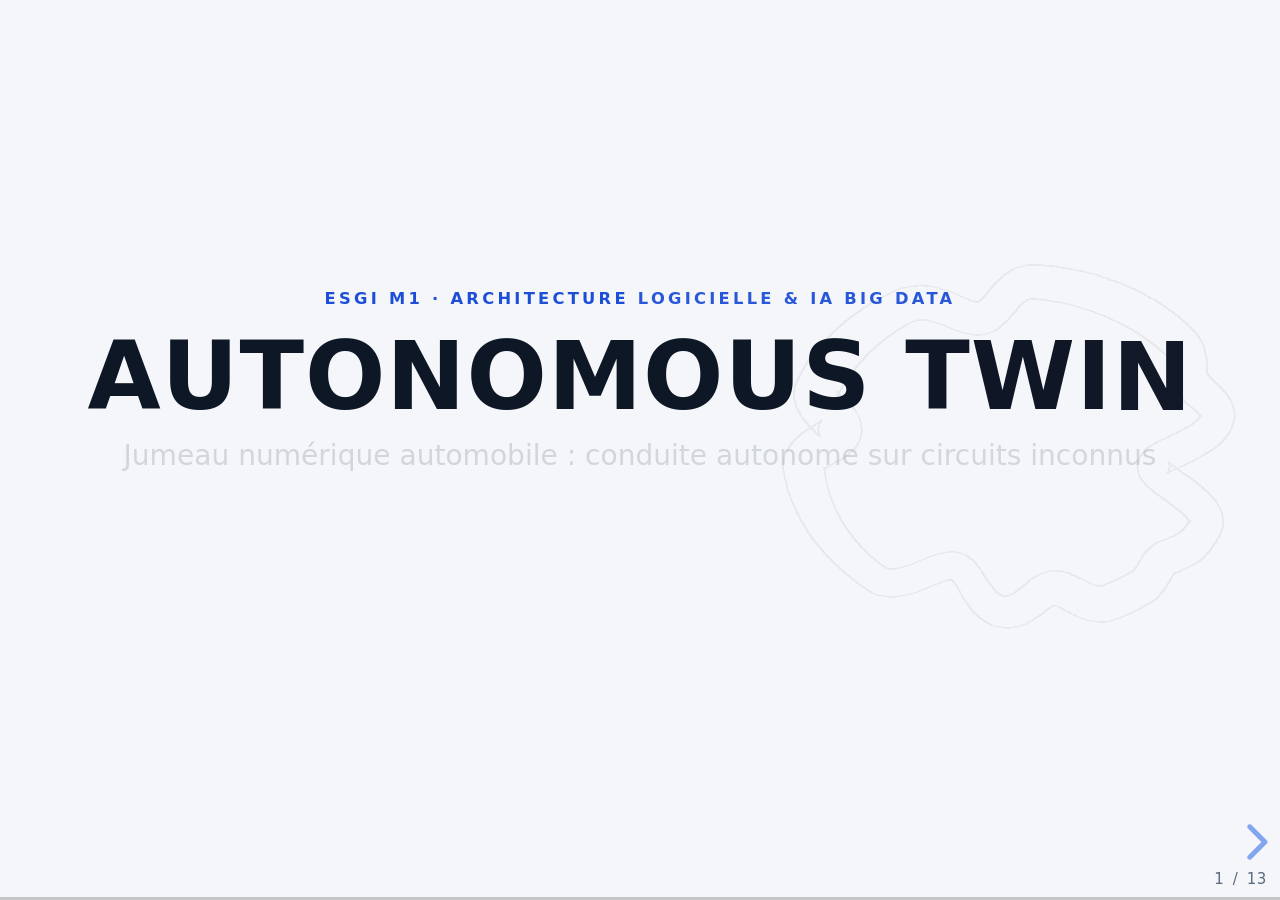
<file: docs/soutenance/index.html>
<!doctype html>
<html lang="fr">
<head>
  <meta charset="utf-8">
  <meta name="viewport" content="width=device-width, initial-scale=1.0">
  <title>Autonomous Twin · Soutenance M1</title>
  <link rel="icon" href="data:,">
  <link rel="stylesheet" href="vendor/reset.css">
  <link rel="stylesheet" href="vendor/reveal.css">
  <link rel="stylesheet" href="theme-twin.css">
</head>
<body>
<div class="reveal">
  <div class="slides">

    <!-- 1. Titre — page de garde typographique (filigrane du tracé gen_014,
         retirable en supprimant .filigrane) -->
    <section data-anim="intro" data-sector="01" data-phase="Ouverture">
      <img class="filigrane" src="assets/circuits/gen_014.png" alt="" aria-hidden="true">
      <p class="kicker">ESGI M1 · Architecture Logicielle &amp; IA Big Data</p>
      <h1 id="titre-principal">AUTONOMOUS&nbsp;TWIN</h1>
      <p class="soustitre">Jumeau numérique automobile : conduite autonome sur circuits inconnus</p>
      <hr class="filet-garde" aria-hidden="true">
      <p class="equipe">Charles · Nohlan · Lorenzo</p>
      <p class="date-garde">Soutenance M1 · Juillet 2026</p>
      <aside class="notes">
        Ouverture (Charles) : « Bonjour, nous allons vous présenter Autonomous Twin,
        un jumeau numérique automobile : un simulateur qui fait rouler une voiture,
        et une IA qui la conduit sans jamais voir autre chose que ses capteurs. »
        Durée cible slide : 20 s.
      </aside>
    </section>

    <!-- 2. Le concept -->
    <section data-anim="concept" data-sector="02" data-phase="Concept">
      <h2>Deux processus, deux mondes</h2>
      <div class="concept-grid">
        <div class="deux-cartes">
          <div class="carte carte-simu">
            <h3>SIMULATEUR</h3>
            <p class="sous">la vérité terrain</p>
            <ul>
              <li>Physique, circuit, chrono</li>
              <li>Panneaux, murs dynamiques</li>
              <li>Rend les capteurs au pilote</li>
            </ul>
          </div>
          <div class="carte carte-pilote">
            <h3>PILOTE&nbsp;IA</h3>
            <p class="sous">aveugle, sauf ses capteurs</p>
            <ul>
              <li>Une caméra de 128&nbsp;pixels</li>
              <li>Un lidar à 5 rayons, sa vitesse</li>
              <li>Décide : volant, gaz, frein</li>
            </ul>
          </div>
        </div>
        <div class="concept-visuel">
          <div class="hud-screen">
            <span class="tag">Simulateur · course</span>
            <img src="assets/game/course.png" alt="La voiture rouge en course sur un circuit généré, traces de pneus visibles">
          </div>
          <p class="cap">Capture réelle · tour 2/3 · 80 km/h</p>
        </div>
        <p class="punchline">Le pilote ne triche jamais : il ne voit que ce qu'une vraie voiture verrait.</p>
      </div>
      <aside class="notes">
        Charles : insister sur la séparation stricte — le pilote n'a AUCUN accès à
        l'état interne du simulateur. C'est ce qui fait du projet un vrai jumeau
        numérique et pas un jeu scripté.
      </aside>
    </section>

    <!-- 3. Architecture -->
    <section data-anim="zmq" data-sector="03" data-phase="Architecture">
      <h2>Architecture client-serveur (ZeroMQ)</h2>
      <div class="schema-zmq">
        <div class="boite boite-simu">SIMULATEUR<br><span class="petit">serveur</span></div>
        <div class="canal">
          <div class="flux flux-capteurs">
            <span class="msg m1"></span><span class="msg m2"></span><span class="msg m3"></span>
            <span class="flux-label">image caméra · lidar · vitesse</span>
          </div>
          <div class="flux flux-commandes">
            <span class="msg c1"></span><span class="msg c2"></span><span class="msg c3"></span>
            <span class="flux-label">volant · gaz · frein</span>
          </div>
        </div>
        <div class="boite boite-pilote">PILOTE<br><span class="petit">client</span></div>
      </div>
      <ul class="compact">
        <li>Deux programmes indépendants : le simulateur reste jouable au clavier sans pilote</li>
        <li>60 échanges par seconde : les capteurs dans un sens, les commandes dans l'autre</li>
      </ul>
      <aside class="notes">
        Charles : REQ/REP synchrone = une requête capteurs, une réponse commandes,
        pas de dérive d'horloge entre les deux process. Mentionner que l'archi a
        permis de développer simulateur et pilote en parallèle pendant tout le
        semestre sans se bloquer.
      </aside>
    </section>

    <!-- 4. Le monde -->
    <section data-anim="monde" data-sector="04" data-phase="Simulateur">
      <h2>Un monde qui vit</h2>
      <div class="monde-grid">
        <div class="monde-visuel">
          <div class="hud-screen">
            <span class="tag tag-red">Mur · arrêt net</span>
            <img src="assets/game/mur-arret.png" alt="La voiture arrêtée net devant un mur de briques dynamique">
          </div>
          <p class="cap">Le mur apparaît devant la voiture · durée de vie 6 s</p>
        </div>
        <div class="grille-monde">
          <div class="tuile"><strong>Physique « bicycle »</strong><br>le modèle du sujet (4 équations), plafond calibré à 100&nbsp;km/h</div>
          <div class="tuile"><strong>Mur dynamique</strong><br>apparaît devant la voiture, visible du lidar et de la caméra</div>
          <div class="tuile"><strong>Chronomètre</strong><br>3 tours détectés au passage de la ligne d'arrivée</div>
          <div class="tuile"><strong>Panneaux</strong><br>positionnés automatiquement le long de la piste, visibles par la caméra</div>
          <p class="ligne-bonus">+ sprite voiture, sons moteur, traces de pneus qui s'estompent, compteur à cadran</p>
        </div>
      </div>
      <aside class="notes">
        Charles : la démo montrera tout ça en live. Le mur a une durée de vie de
        6 secondes (WALL_LIFETIME, passé de 3 à 6 le 09/07) — détail qui compte
        pour la slide freinage d'urgence de Lorenzo.
      </aside>
    </section>

    <!-- 5. Percevoir -->
    <section data-anim="percevoir" data-sector="05" data-phase="Perception">
      <h2>Percevoir la route</h2>
      <div class="percevoir-grid">
        <div class="percevoir-scene">
          <div class="vue">
            <svg viewBox="0 0 120 120" class="svg-cam">
              <rect width="120" height="120" fill="#1a2432"/>
              <path d="M10,120 C30,60 90,80 110,10 L120,10 L120,120 Z" fill="#3d4a5c"/>
              <path d="M30,120 C45,75 85,85 100,25" stroke="#93a4b8" stroke-width="14" fill="none"/>
            </svg>
            <p>vue caméra</p>
          </div>
          <div class="fleche" aria-hidden="true">→</div>
          <div class="vue">
            <svg viewBox="0 0 120 120" class="svg-mask">
              <rect width="120" height="120" fill="#000"/>
              <path d="M30,120 C45,75 85,85 100,25" stroke="#fff" stroke-width="14" fill="none"/>
            </svg>
            <p>masque route</p>
          </div>
        </div>
        <div class="percevoir-reel">
          <div class="hud-screen">
            <span class="tag">Caméra + masque · réel</span>
            <div class="crop"><img src="assets/game/dash-panneau90.png" alt="Le couple caméra et masque route vus dans le dashboard pilote"></div>
          </div>
          <p class="cap">Le vrai couple caméra / masque du dashboard pilote</p>
        </div>
      </div>
      <p class="iou-line">U-Net entraîné from scratch (&lt; 1 M params) : <strong>IoU 1,0000</strong> sur 5 circuits jamais vus.</p>
      <p class="honnete">Un score parfait, c'est d'abord un signal d'alarme. En vérifiant, on a vu
      qu'il avait appris un seuillage de luminance (0 pixel d'écart). On l'a donc remplacé
      par ce seuillage : résultat identique, coût d'environ 10 µs. Le modèle entraîné reste
      disponible si le visuel se complexifie.</p>
      <aside class="notes">
        Nohlan : assumer pleinement — maturité, pas aveu de faiblesse. Marque la PAUSE
        après « une IoU de 1,0 ». Le domaine (piste blanche sur fond sombre) est
        objectivement soluble par seuillage ; l'important est de l'avoir PROUVÉ par la
        métrique avant de simplifier.
      </aside>
    </section>

    <!-- 6. Conduire — empilement vertical de 2 sous-slides (le CNN + l'imitation) -->
    <section data-sector="06" data-phase="Conduite">

      <!-- 6a. Le modèle : architecture -->
      <section>
        <h2>Conduire : le CNN <span style="font-family:var(--f-mono);font-size:.5em;color:var(--green-deep)">~557k paramètres</span></h2>

        <div style="display:flex;flex-direction:column;gap:.6em;font-family:var(--f-mono);font-size:.62em;margin:.6em 0 .8em;text-align:left">
          <div style="font-size:.72em;letter-spacing:.08em;text-transform:uppercase;color:var(--faint)">Branche image : extraire la forme</div>
          <div style="display:flex;align-items:center;gap:.6em;flex-wrap:wrap">
            <span style="border:1px solid var(--accent);color:var(--accent-deep);border-radius:7px;padding:.35em .7em;background:var(--surface);font-weight:600">masque 64×64</span>
            <span style="color:var(--faint)">→</span>
            <span style="border:1px solid var(--green);color:var(--green-deep);border-radius:7px;padding:.35em .7em;background:var(--surface);font-weight:600">3× (Conv + pool)</span>
            <span style="color:var(--faint)">→</span>
            <span style="border:1px solid var(--green);color:var(--green-deep);border-radius:7px;padding:.35em .7em;background:var(--surface);font-weight:600">Linear → 128</span>
          </div>
          <div style="font-size:.72em;letter-spacing:.08em;text-transform:uppercase;color:var(--faint)">Branche lidar : 5 rayons [0,300]px → [0,1]</div>
          <div style="display:flex;align-items:center;gap:.6em;flex-wrap:wrap">
            <span style="border:1px solid var(--accent);color:var(--accent-deep);border-radius:7px;padding:.35em .7em;background:var(--surface);font-weight:600">lidar (5)</span>
            <span style="color:var(--faint)">→</span>
            <span style="border:1px solid var(--green);color:var(--green-deep);border-radius:7px;padding:.35em .7em;background:var(--surface);font-weight:600">MLP → 16</span>
          </div>
          <div style="font-size:.72em;letter-spacing:.08em;text-transform:uppercase;color:var(--faint)">Fusion & décision : « le régresseur »</div>
          <div style="display:flex;align-items:center;gap:.6em;flex-wrap:wrap">
            <span style="border:1px solid #b9791c;color:#b9791c;border-radius:7px;padding:.35em .7em;background:var(--surface);font-weight:600">concat 144</span>
            <span style="color:var(--faint)">→</span>
            <span style="border:1px solid #b9791c;color:#b9791c;border-radius:7px;padding:.35em .7em;background:var(--surface);font-weight:600">Linear 64</span>
            <span style="color:var(--faint)">→</span>
            <span style="border:1px solid var(--red);color:var(--red-deep);border-radius:7px;padding:.35em .7em;background:var(--surface);font-weight:600">volant = tanh → [−45°,+45°]</span>
            <span style="border:1px solid var(--red);color:var(--red-deep);border-radius:7px;padding:.35em .7em;background:var(--surface);font-weight:600">gaz = sigmoid → [0,1]</span>
          </div>
        </div>

        <p class="honnete">Les convolutions extraient la forme, puis les couches denses décident. Les
        fonctions de sortie (tanh, sigmoid) <strong>bornent les commandes</strong> : le volant ne
        peut pas dépasser ±45°, le gaz reste entre 0 et 1.</p>
        <aside class="notes">
          Nohlan : « le CNN traite le masque, un petit réseau traite le lidar, on concatène,
          une tête dense sort les commandes bornées par tanh et sigmoid. » Flèche BAS pour
          la slide suivante (l'entraînement).
        </aside>
      </section>

      <!-- 6b. L'imitation -->
      <section>
        <h2>Conduire : apprendre par imitation</h2>
        <div class="conduire-layout">
          <div class="jauge">
            <div class="grand-chiffre"><span>30</span><span class="sur">/30</span></div>
            <p class="legende-chiffre">circuits validés, 0&nbsp;% hors-piste</p>
          </div>
          <ul>
            <li>Behavioral cloning d'un PID qui fait des tours propres (loss MSE)</li>
            <li>Entrée : masque 64×64 + lidar, <strong>jamais l'image brute</strong> → le CNN ne voit que la forme</li>
            <li>Sortie : volant (<strong>MAE 1,80°</strong>) et gaz (<strong>MAE 0,056</strong>), en régression</li>
            <li>Filet de sécurité : retour PID à tout moment</li>
          </ul>
        </div>
        <p class="honnete">Limite connue de l'imitation : le réseau ne dépasse pas son professeur, il
        reproduit sa conduite telle qu'elle était au moment de l'enregistrement. Pour aller
        au-delà, il faudrait passer au renforcement.</p>
        <aside class="notes">
          Nohlan : le choix « masque, pas image » est LA décision qui paie la généralisation :
          changez le style visuel, le CNN s'en moque. Alternative écartée : RL end-to-end —
          trop long, surapprend, boîte noire (annexe si question).
        </aside>
      </section>

    </section>

    <!-- 7. Généraliser -->
    <section data-anim="circuits" data-sector="07" data-phase="Généralisation">
      <h2>Généraliser : la consigne n°1</h2>
      <blockquote>« Souvent la solution ne généralise pas et ne permet pas d'exécuter
      la conduite sur différents circuits. » (l'avertissement du sujet)</blockquote>
      <div class="galerie-circuits">
        <img src="assets/circuits/gen_000.png" alt="circuit gen_000">
        <img src="assets/circuits/gen_003.png" alt="circuit gen_003">
        <img src="assets/circuits/gen_007.png" alt="circuit gen_007">
        <img src="assets/circuits/gen_014.png" alt="circuit gen_014">
        <img src="assets/circuits/gen_021.png" alt="circuit gen_021">
        <img src="assets/circuits/gen_026.png" alt="circuit gen_026">
      </div>
      <div class="circuits-stats" aria-hidden="true">
        <span class="stat-pin"><b>30</b> générés</span>
        <span class="stat-pin"><b>5</b> jamais-vus en éval</span>
      </div>
      <ul class="compact">
        <li><strong>30 circuits générés</strong> procéduralement : épingles, chicanes, lignes droites, seed reproductible (25 train, 5 validation)</li>
        <li>Split train/validation <strong>par circuit</strong> : aucune évaluation sur du déjà-vu. Le CNN ne voyant que son environnement proche, l'important est de varier les géométries locales</li>
      </ul>
      <aside class="notes">
        Nohlan : générateur v2 = vraies features (pas des patates rondes). Les 5 circuits de
        validation ne sont JAMAIS vus à l'entraînement. Relais : « il n'y a pas que de la
        route, il y a des règles. Lorenzo, à toi. »
      </aside>
    </section>

    <!-- 8. Panneaux -->
    <section data-anim="panneaux" data-sector="08" data-phase="Panneaux">
      <h2>Lire les panneaux, et obéir</h2>
      <div class="pipeline">
        <div class="etape">Détection<br><span class="petit">repérage du rouge dans l'image</span></div>
        <div class="pipe-fleche" aria-hidden="true">→</div>
        <div class="etape">Classification<br><span class="petit">réseau pré-entraîné (MobileNetV2)</span></div>
        <div class="pipe-fleche" aria-hidden="true">→</div>
        <div class="etape">Confirmation<br><span class="petit">3 images d'affilée (hystérésis)</span></div>
        <div class="pipe-fleche" aria-hidden="true">→</div>
        <div class="etape">Régulateur<br><span class="petit">30 · 50 · 90 · STOP 0,8&nbsp;s</span></div>
      </div>
      <div class="panneaux-grid">
        <div class="panneaux-dash">
          <div class="instrument">
            <img src="assets/game/dash-panneau90.png" alt="Le dashboard pilote détecte et lit un panneau limite 90">
          </div>
        </div>
        <div class="panneaux-graph">
          <div class="hud-screen">
            <span class="tag tag-amber">Accuracy · 100 époques</span>
            <img src="assets/graphs/accuracy-panneaux.png" alt="Courbe d'accuracy train et validation sur circuits jamais vus, best 0,9513">
          </div>
          <div class="accuracy-ligne">
            <span class="acc-etape">1<sup>er</sup> essai : 0,83</span>
            <span class="acc-sep" aria-hidden="true">→</span>
            <span class="acc-etape">image agrandie : 0,90</span>
            <span class="acc-sep" aria-hidden="true">→</span>
            <span class="acc-final"><span id="compteur-acc">0,00</span> sur circuits jamais vus</span>
          </div>
        </div>
      </div>
      <aside class="notes">
        Lorenzo : transfer learning assumé — backbone ImageNet gelé, seule la tête
        est entraînée (~4 min CPU). La progression 0,83 → 0,95 vient de deux
        décisions mesurées : résolution 224 px, puis tête MLP au lieu de linéaire.
        Dataset 9k images synthétiques, fonds caméra réels.
      </aside>
    </section>

    <!-- 9. Le bug -->
    <section data-anim="occlusion" data-sector="09" data-phase="Diagnostic ML">
      <h2>« Le bug ML n'était pas dans le ML »</h2>
      <p class="symptome">Symptôme en démo : un panneau <strong>30</strong> lu <strong>90</strong>, confiance 1,00</p>
      <div class="scene-occlusion">
        <div class="cam-frame">
          <span class="cam-label">champ caméra 128&nbsp;px</span>
          <div class="sign-panneau" id="sign-occlusion"><span>3</span><span>0</span></div>
        </div>
        <div class="pred" id="pred-occlusion">panneau lu : <strong>…</strong></div>
      </div>
      <p class="lecon">La caméra cadre un carré fixe autour de la voiture : un panneau trop décalé
      sur le côté sortait du champ. Un «&nbsp;<s>3</s>0&nbsp;» est réellement ambigu : le modèle répondait juste.</p>
      <p class="fix">Correctif mesuré : panneaux replacés dans le champ + rejet des images tronquées
      → confiance 0,94 et plus. <em>Leçon : instrumenter avant d'accuser le modèle.</em></p>
      <aside class="notes">
        Lorenzo : LA slide signature. Raconter la chronologie : on a d'abord soupçonné
        le classifieur, on a instrumenté frame par frame, et la sonde a montré que le
        crop caméra rognait le premier chiffre. Le « bug ML » était une occlusion
        géométrique. Pause après « le modèle répondait juste ».
      </aside>
    </section>

    <!-- 10. Résultats (fusion des anciennes slides Mesurer + Résultats, 23/07 :
         le graphe oracle rejoint les avant/après ; le passage de Lorenzo
         gagne ~50 s) -->
    <section data-anim="resultats" data-sector="10" data-phase="Résultats">
      <h2>Des temps divisés par deux, à règles constantes</h2>
      <div class="resultats-grid resultats-trio">
        <div class="result-graph">
          <p class="cap">Temps 3 tours · gain <b>-54 à -60 %</b> · gen_014 <b>d'abandon à 3/3</b></p>
          <img src="assets/graphs/temps-avant-apres.png" alt="Temps sur 3 tours avant et après optimisation : -60 %, -54 %, et gen_014 d'abandon à 3 tours sur 3">
        </div>
        <div class="result-graph">
          <p class="cap">Urgence parasite · <b>15 % → 0,8 %</b></p>
          <img src="assets/graphs/urgence-avant-apres.png" alt="Pourcentage de frames en freinage d'urgence parasite, avant vers après : 15 % à 0,8 %">
        </div>
        <div class="result-graph">
          <p class="cap">Oracle · le pilote à <b>1-4 %</b> du tour parfait</p>
          <img src="assets/graphs/oracle.png" alt="Comparaison oracle, PID libre et PID règles : le PID libre à 1-4 % de l'oracle">
        </div>
      </div>
      <div class="opt-cartes">
        <div class="opt-carte"><span class="num-badge">1</span><b>Freinage fantôme corrigé</b><br>ne freine que si un impact est réellement possible</div>
        <div class="opt-carte"><span class="num-badge">2</span><b>Pilote débridé</b><br>plein gaz autorisé, distance de sécurité ajustée</div>
        <div class="opt-carte"><span class="num-badge">3</span><b>Perception accélérée</b><br>classification des panneaux optimisée</div>
        <div class="opt-carte"><span class="num-badge">4</span><b>Règles précisées</b><br>STOP 0,8&nbsp;s · limite bornée à sa zone</div>
      </div>
      <p class="legende-barres">Mesuré au banc (vrais tours, pas de temps fixe, tout archivé) · l'oracle = le tour parfait théorique, la borne physique</p>
      <aside class="notes">
        Lorenzo : une phrase sur la méthode d'abord (banc : vrais tours, pas de
        temps fixe, tout archivé — l'oracle : le tour parfait théorique). Puis le
        diagnostic : le freinage d'urgence se déclenchait SANS mur, jusqu'à 15 %
        du temps. Puis les 4 corrections en pointant les cartes. Chute : le pilote
        libre roule à 1-4 % de l'oracle — le plafond restant est PHYSIQUE, ce qui
        amène la conclusion. Aucune correction ne désactive une règle, tout est
        revalidé (panneaux + non-régression conduite).
      </aside>
    </section>

    <!-- 12. Démo (sur le simulateur — le module live-drive.js reste dans le
         repo, débranché du deck sur décision du 22/07) -->
    <section data-sector="11" data-phase="Démo">
      <h2>Démonstration en direct</h2>
      <ol class="checklist-demo">
        <li>Un tour réglementaire : <strong>50,0&nbsp;km/h</strong> pile sous la limite 50</li>
        <li>Arrêt STOP exécuté depuis ~95&nbsp;km/h</li>
        <li>Mur surgi à vitesse de croisière → arrêt net, zéro contact</li>
        <li>Épingle à 70&nbsp;km/h, braquage complet, sans freinage d'urgence</li>
        <li>Dashboard pilote en temps réel</li>
      </ol>
      <p class="cap">Circuit gen_014, celui qui ne finissait pas ses trois tours avant l'optimisation</p>
      <aside class="notes">
        Bascule sur le simulateur (lancé AVANT la soutenance, en pause).
        Charles au clavier pour le mur (Espace), Lorenzo commente le dashboard,
        Nohlan annonce les étapes et tient le chrono — script détaillé dans
        TRAME.md (S12). Si plantage : relance ~10 s, Nohlan meuble avec
        l'histoire de gen_014. Budget 2 min 30 max.
      </aside>
    </section>

    <!-- 13. Conclusion -->
    <section data-anim="conclusion" data-sector="12" data-phase="Conclusion">
      <h2 class="phrase-finale">«&nbsp;Nous savons pourquoi nous ne pouvons pas aller plus vite.&nbsp;»</h2>
      <div class="conclusion-grid">
        <div class="conclusion-txt">
          <div class="vitesse-finale">
            <span id="compteur-vitesse">70,6</span><span class="unite">km/h</span>
          </div>
          <p>Le plafond restant était <strong>physique</strong>, pas logiciel : l'oracle l'a
          démontré. On l'a alors relevé de 70,6 à 100&nbsp;km/h, par décision d'équipe.
          Quand le mur gênait le produit, c'est le mur qu'on a déplacé.</p>
          <p class="ouverture">La suite est déjà chiffrée : trajectoire de corde (6 à 9&nbsp;%
          de gain identifiés), physique indépendante du framerate, ré-entraînement du
          réseau de conduite sur le pilote optimisé.</p>
        </div>
        <div class="conclusion-visuel">
          <div class="hud-screen">
            <span class="tag tag-amber">Plafond · 70,6 → 100 km/h</span>
            <img src="assets/graphs/physique-100.png" alt="Best lap libre selon le plafond physique : 70,6 km/h d'origine contre 100 km/h après déplacement du mur">
          </div>
          <p class="cap">Best lap libre · mur déplacé, plafond porté à 100&nbsp;km/h</p>
        </div>
      </div>
      <div class="pipeline pipeline-compact">
        <div class="etape">Freins logiciels retirés<br><span class="petit">temps divisés par deux</span></div>
        <div class="pipe-fleche" aria-hidden="true">→</div>
        <div class="etape">Mur physique atteint<br><span class="petit">70,6 km/h, prouvé par l'oracle</span></div>
        <div class="pipe-fleche" aria-hidden="true">→</div>
        <div class="etape">Mur déplacé, par choix<br><span class="petit">plafond porté à 100 km/h</span></div>
      </div>
      <p class="merci">Merci. Place aux questions.</p>
      <aside class="notes">
        Lorenzo : conclusion en 45 s, en suivant la frise : d'abord les freins
        LOGICIELS (le fantôme, les brides), ensuite le mur PHYSIQUE (70,6, oracle),
        enfin le mur DÉPLACÉ (choix produit). L'écart restant en réglementaire est
        le coût LÉGITIME des règles. Enchaîner sur les questions (annexes : flèche bas).
      </aside>
    </section>

    <!-- Annexes (stack vertical) -->
    <section>
      <section>
        <h2>Annexes</h2>
        <p>Matériel pour les questions (flèche ↓)</p>
        <ul class="compact sommaire-annexes">
          <li>A1 · Pourquoi pas du RL end-to-end</li>
          <li>A2 · La classe « aucun » et les murs</li>
          <li>A3 · Variance d'entraînement &amp; reproductibilité</li>
          <li>A4 · Protocole de mesure détaillé</li>
          <li>A5 · Méthode : décisions tracées</li>
        </ul>
      </section>
      <section>
        <h3>A1 · Pourquoi pas du RL end-to-end ?</h3>
        <ul>
          <li>Temps d'entraînement long, surapprend le circuit d'entraînement ; or le critère est la généralisation</li>
          <li>Pipeline perception → contrôle : chaque étage se valide indépendamment (masque, commandes)</li>
          <li>Lisible en soutenance : un RL est une boîte noire</li>
          <li>Décision D1, actée en février et jamais regrettée</li>
        </ul>
      </section>
      <section>
        <h3>A2 · La classe « aucun » et les murs</h3>
        <ul>
          <li>Le dataset « aucun » contient des crops de mur brique <em>texturés</em>, la caméra pilote voit un aplat</li>
          <li>Sans conséquence mesurée : le rouge brique (~150-180) reste sous le seuil du détecteur (190) : le classifieur n'est jamais sollicité</li>
          <li>Vérifié en boucle fermée : zéro déclenchement sur mur pendant tous les scénarios</li>
        </ul>
      </section>
      <section>
        <h3>A3 · Variance &amp; reproductibilité</h3>
        <div class="annexe-grid">
          <ul>
            <li>Val accuracy du classifieur : 0,90-0,95 selon la seed (0,9513 committé) ; seuil d'échec dur à 0,90 (bascule GTSRB, jamais déclenchée)</li>
            <li>Tout est régénérable : circuits (seed 1000), sidecars panneaux (seed par nom), dataset, entraînement ~4 min CPU</li>
            <li>Modèles .pth versionnés : clone et ça tourne</li>
          </ul>
          <div class="annexe-graph">
            <div class="hud-screen">
              <span class="tag">Matrice de confusion · 5×5</span>
              <img src="assets/graphs/confusion-panneaux.png" alt="Matrice de confusion 5x5 : 30, 50, 90, aucun, stop ; classes aucun et stop parfaites à 300/300">
            </div>
            <p class="cap">Classes aucun et stop parfaites (300/300)</p>
          </div>
        </div>
      </section>
      <section>
        <h3>A4 · Protocole de mesure</h3>
        <div class="a5-grid">
          <ul>
            <li>Headless, dt fixe 1/60 : temps simulés déterministes, indépendants du CPU</li>
            <li>Par run : temps/tour, best lap, % arrêt, % urgence, % hors-piste, arrêts STOP</li>
            <li>Configs : règles (CDC) / libre (potentiel châssis) / CNN</li>
            <li>JSON datés committés dans <code>bench/</code> : chaque optimisation a son avant/après traçable</li>
          </ul>
          <div class="a5-visuel">
            <div class="instrument">
              <img src="assets/game/dash-urgence.png" alt="Le dashboard pilote en freinage d'urgence, courbe de vitesse qui plonge, brk 1.00">
            </div>
            <p class="cap">Freinage d'urgence vu du dashboard · brk 1.00</p>
          </div>
        </div>
      </section>
      <section>
        <h3>A5 · Méthode : décisions tracées</h3>
        <ul>
          <li>12 décisions structurantes loggées : date, justification, <strong>alternatives écartées</strong>, risques</li>
          <li>Audits par revue systématique avant chaque reprise (5 angles : physique, contrôle, urgence, règles, perception)</li>
          <li>Le diagnostic « urgence parasite » et l'oracle sortent de ces audits</li>
        </ul>
      </section>
    </section>

  </div>
</div>

<script src="vendor/reveal.js"></script>
<script src="vendor/notes.js"></script>
<script src="vendor/anime.umd.min.js"></script>
<script src="animations.js"></script>
</body>
</html>
</file>
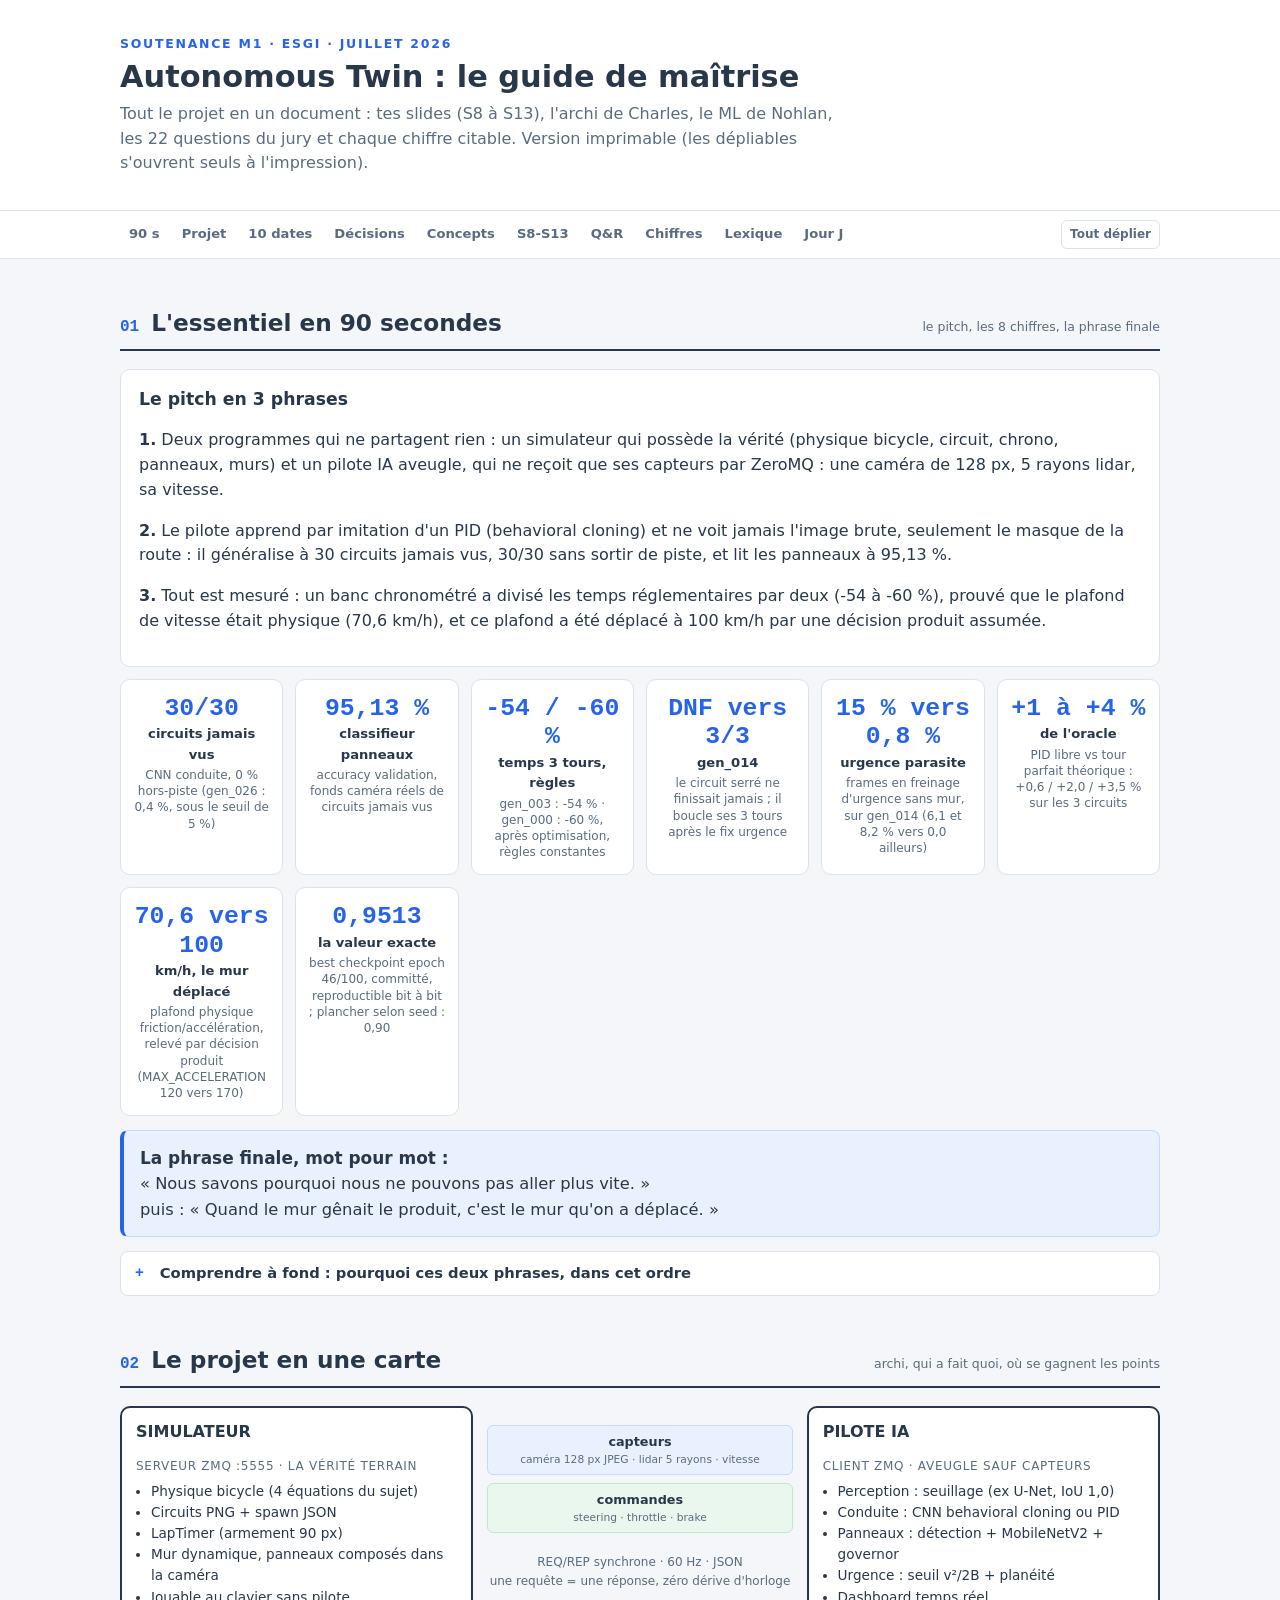
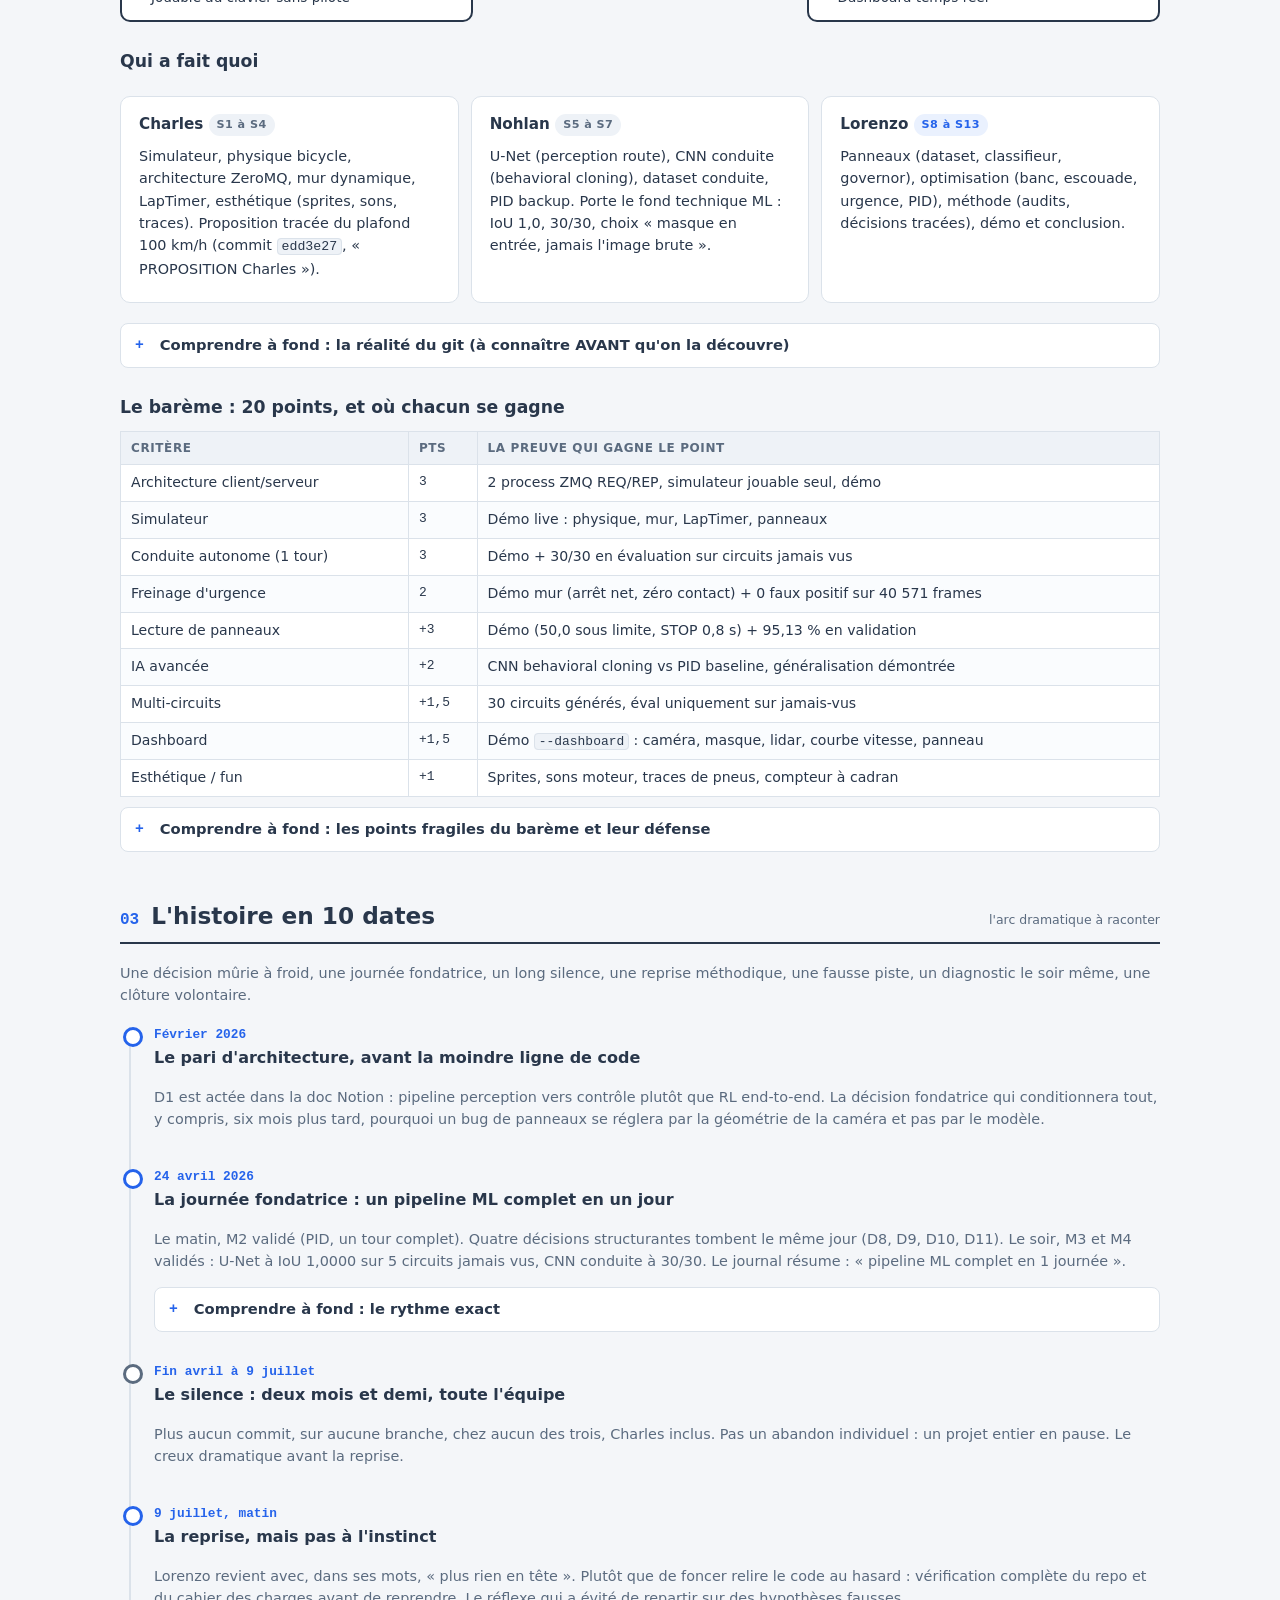
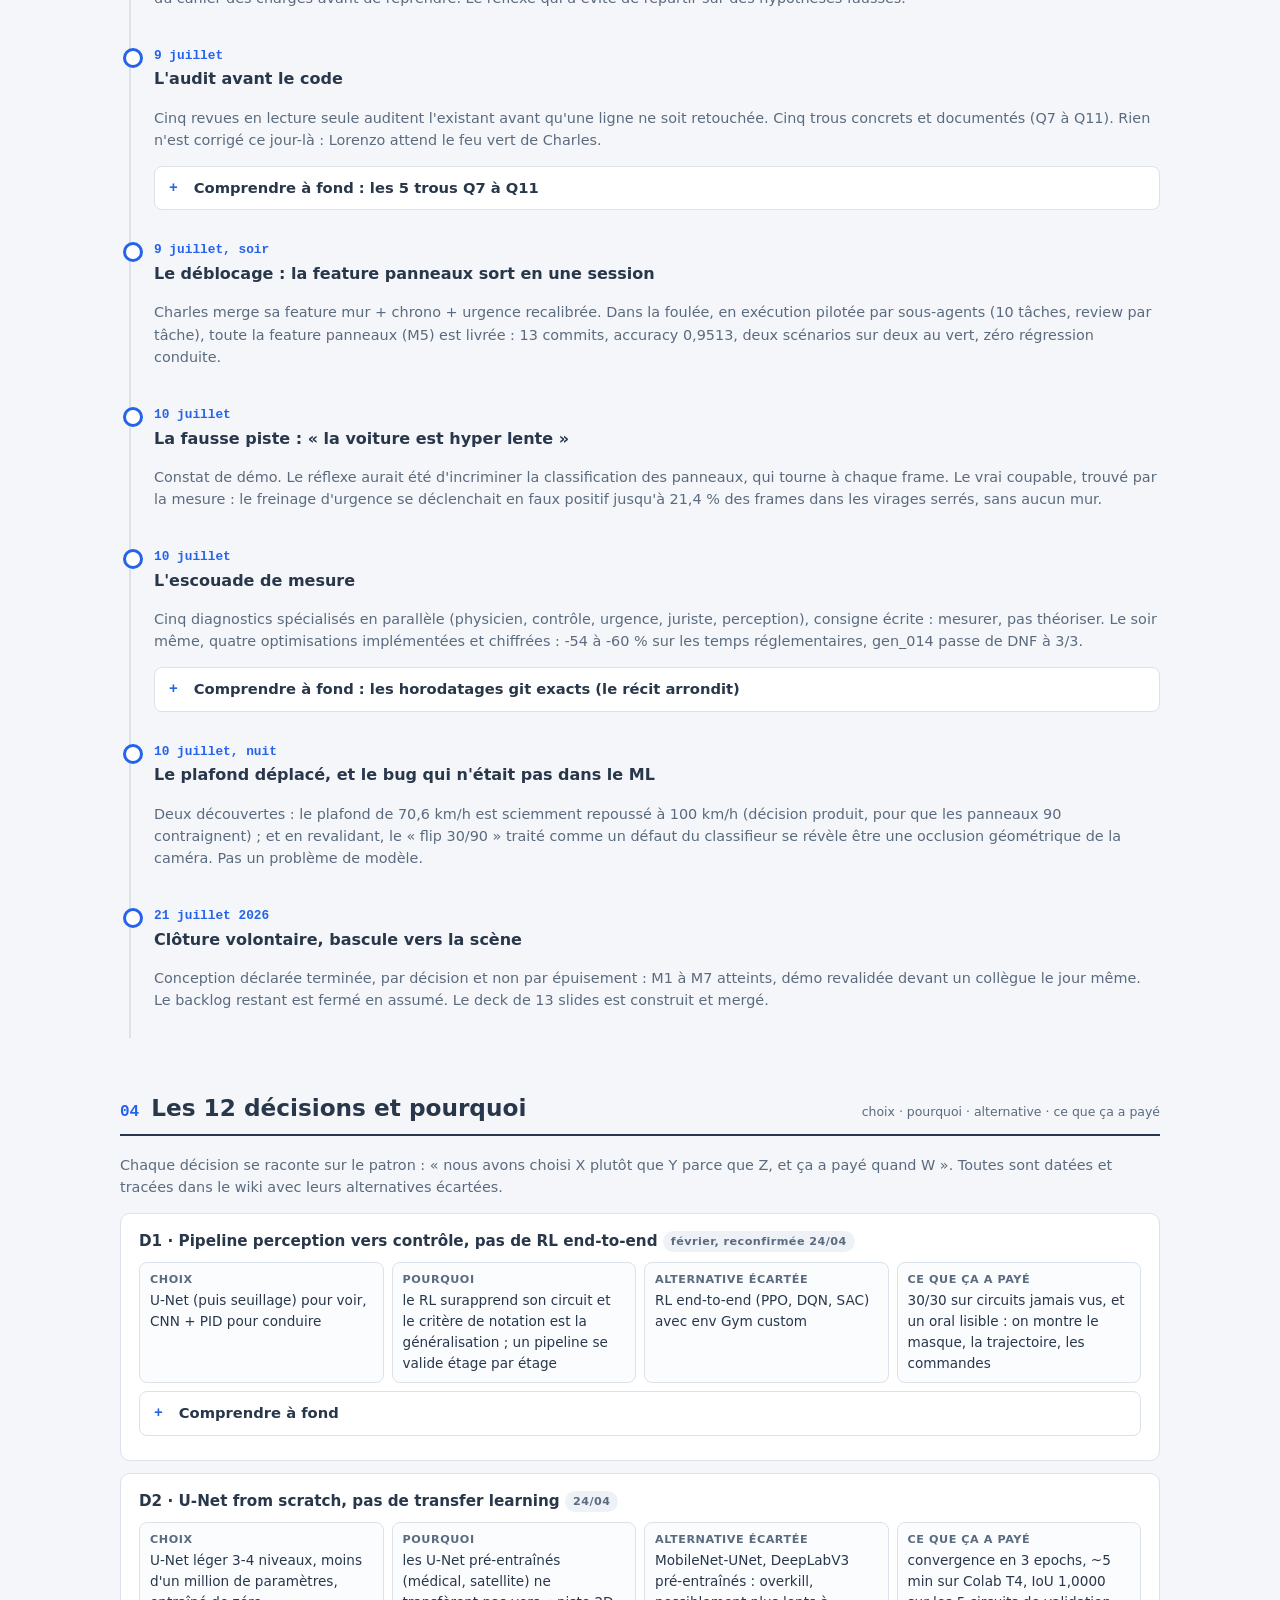
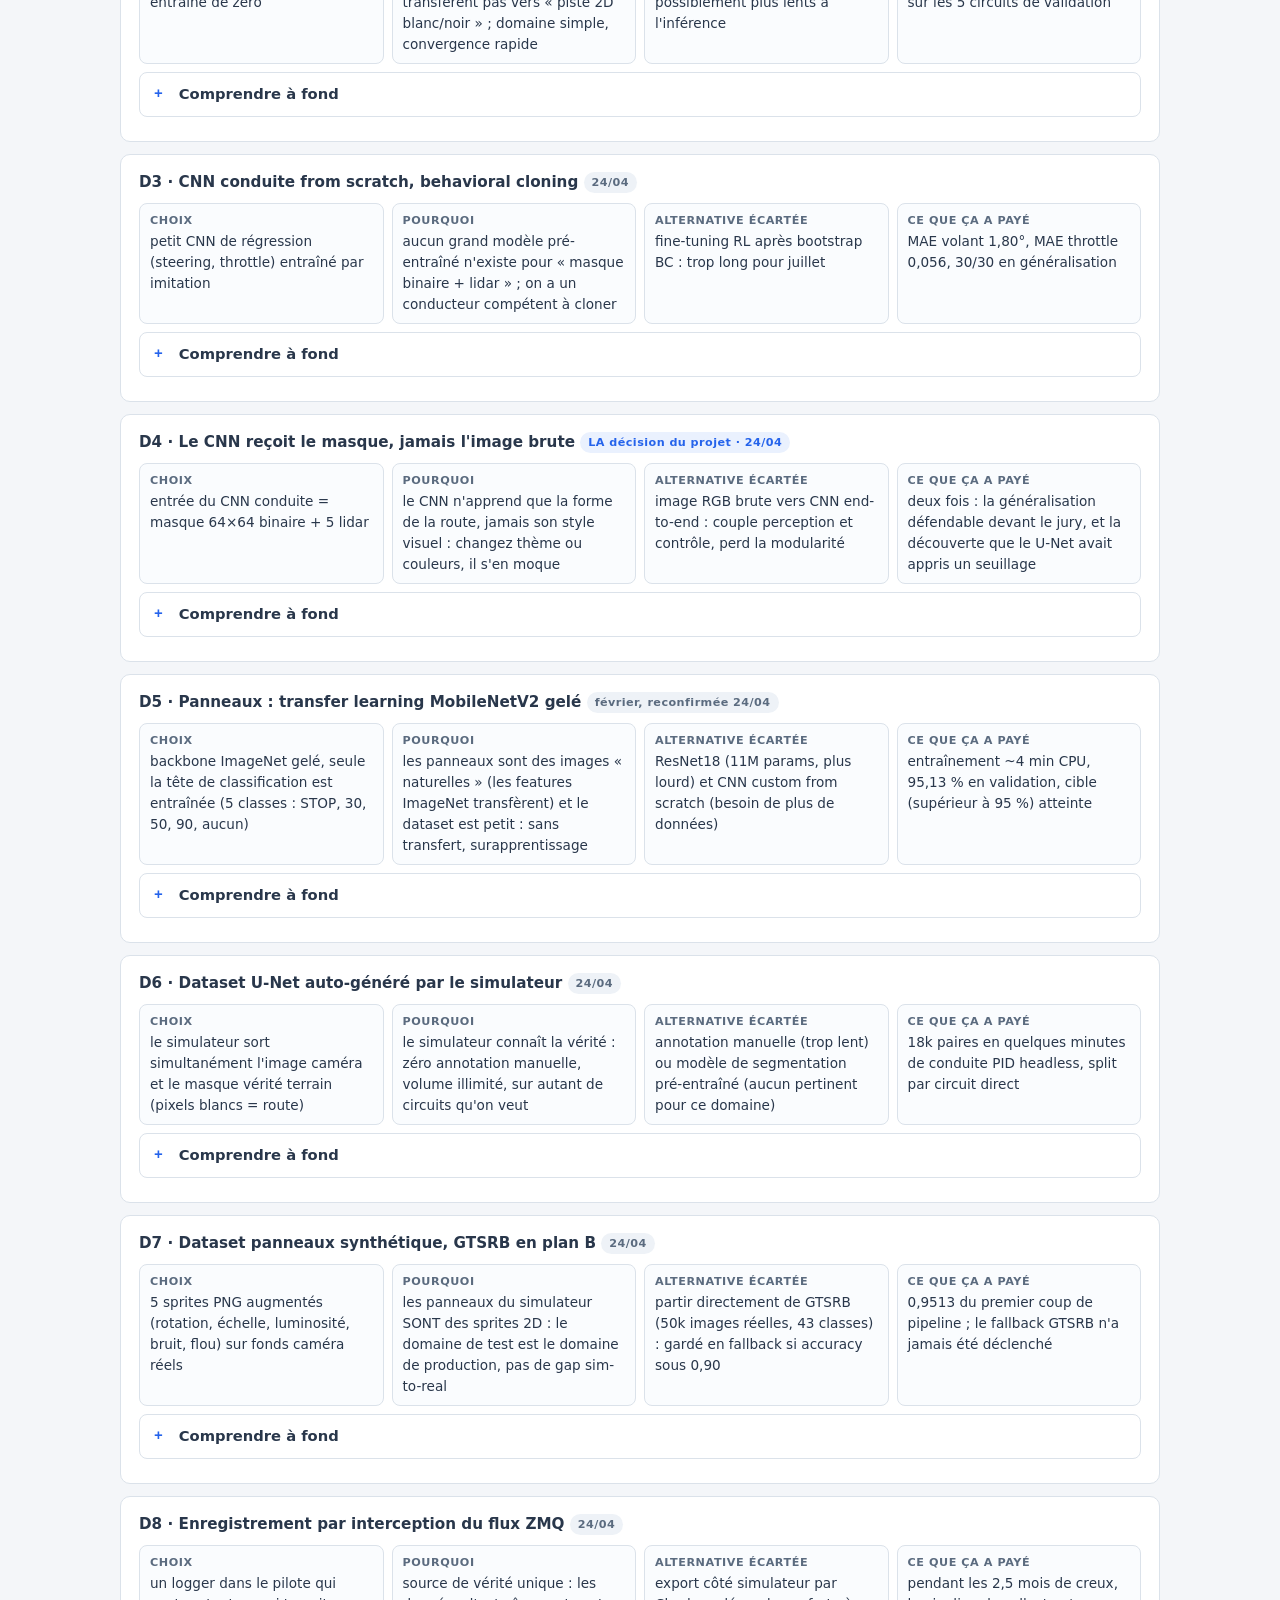
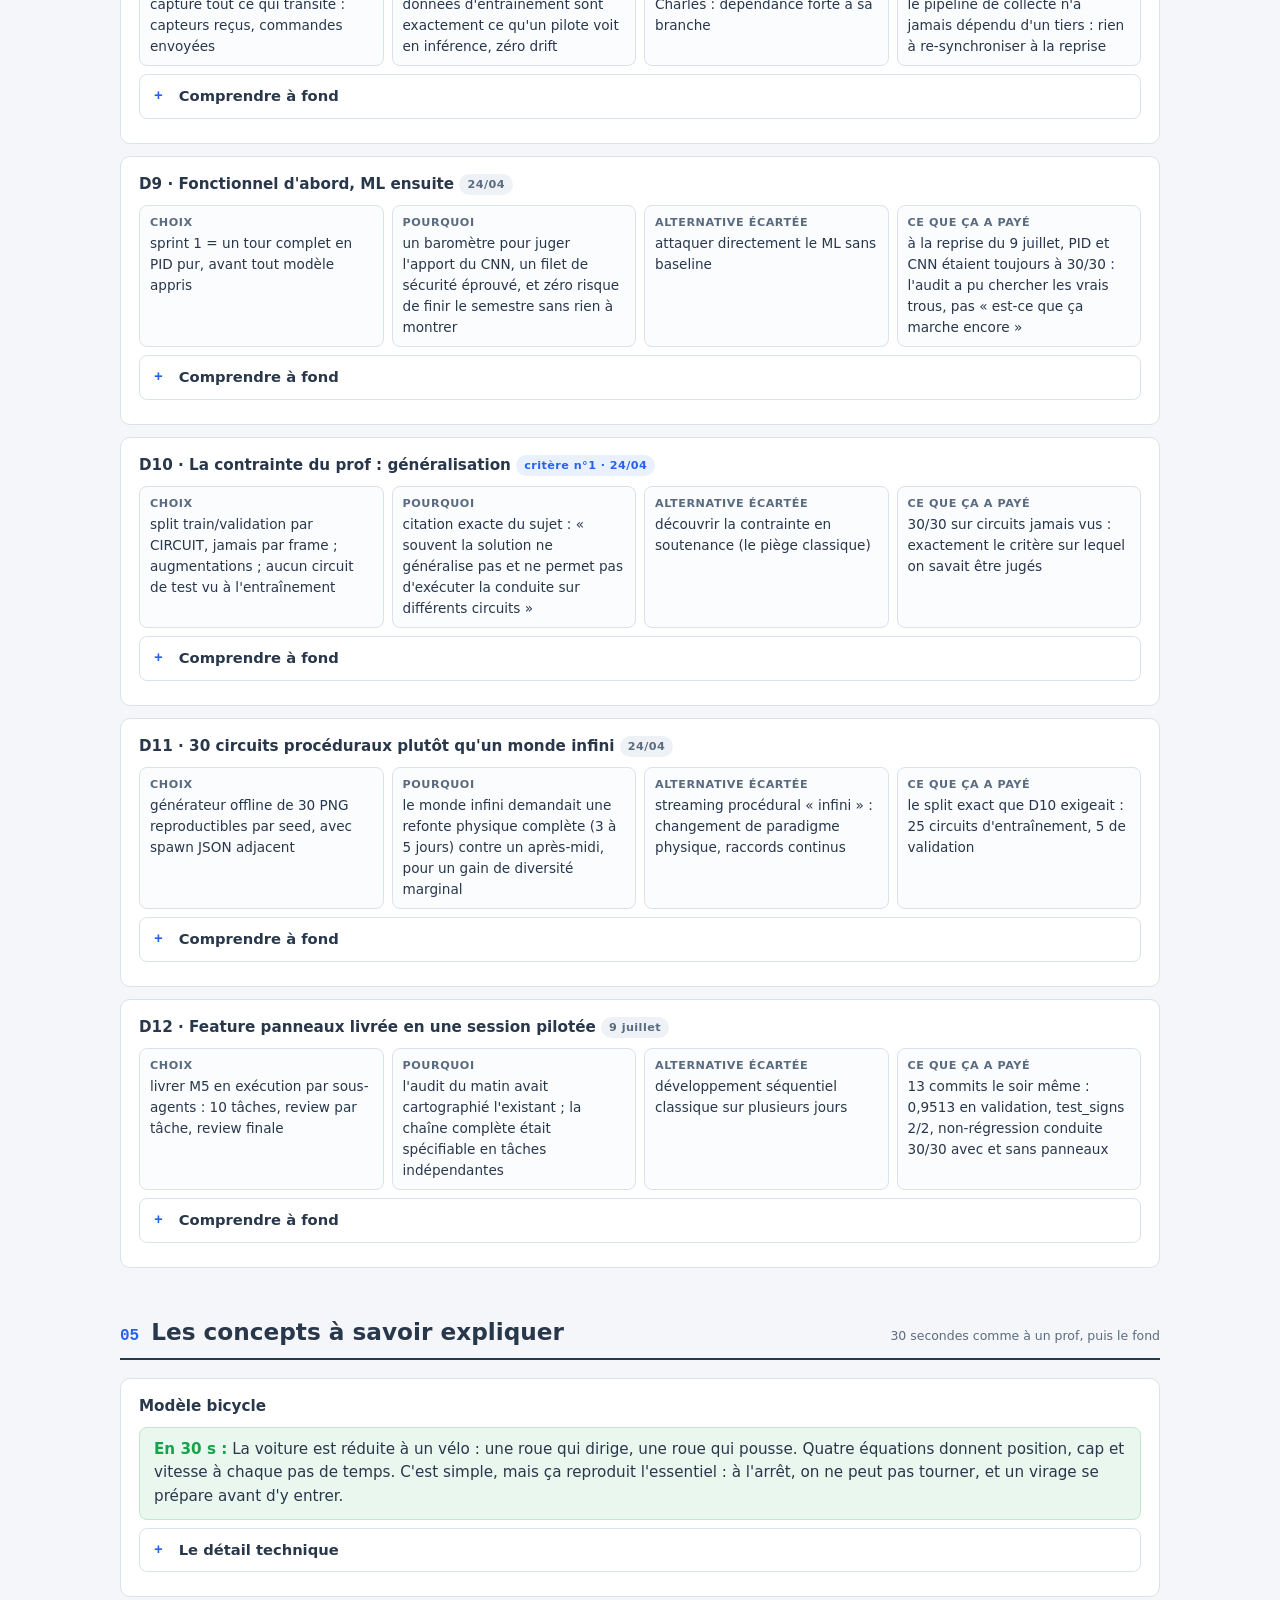
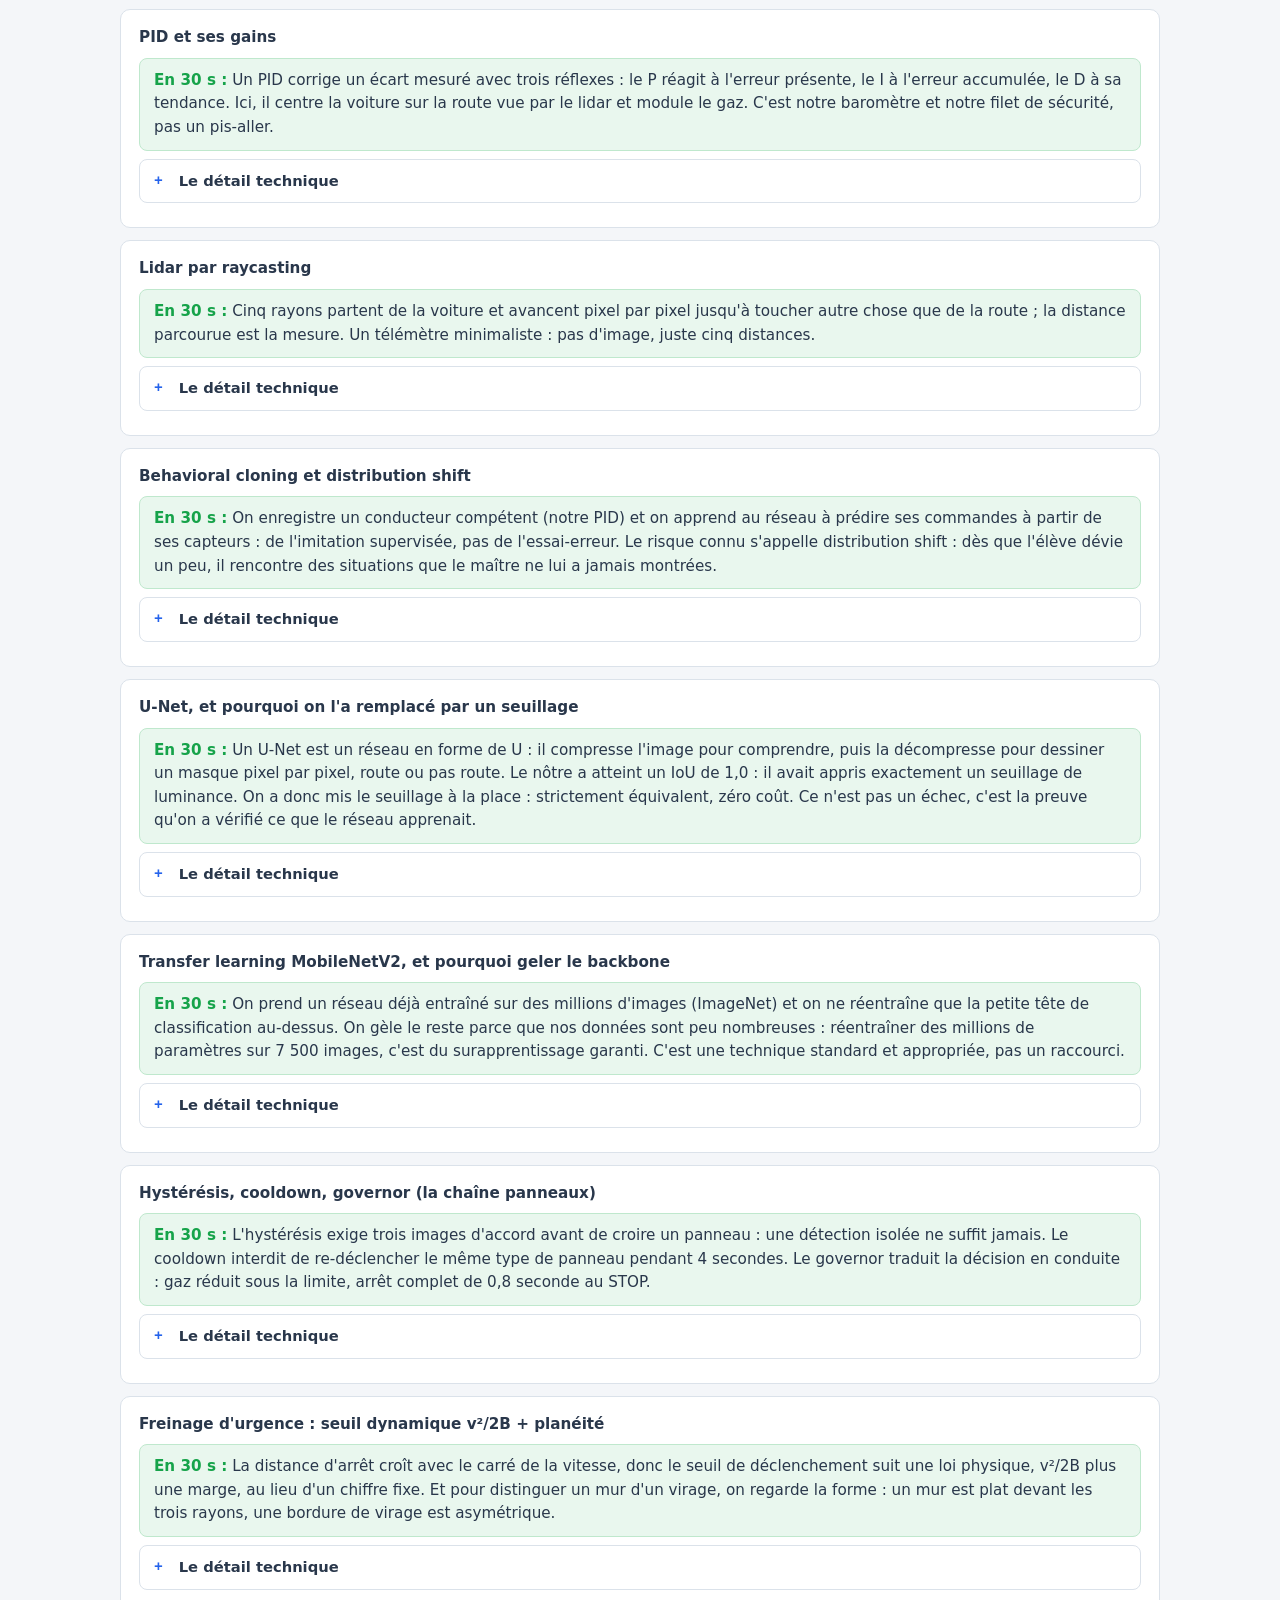
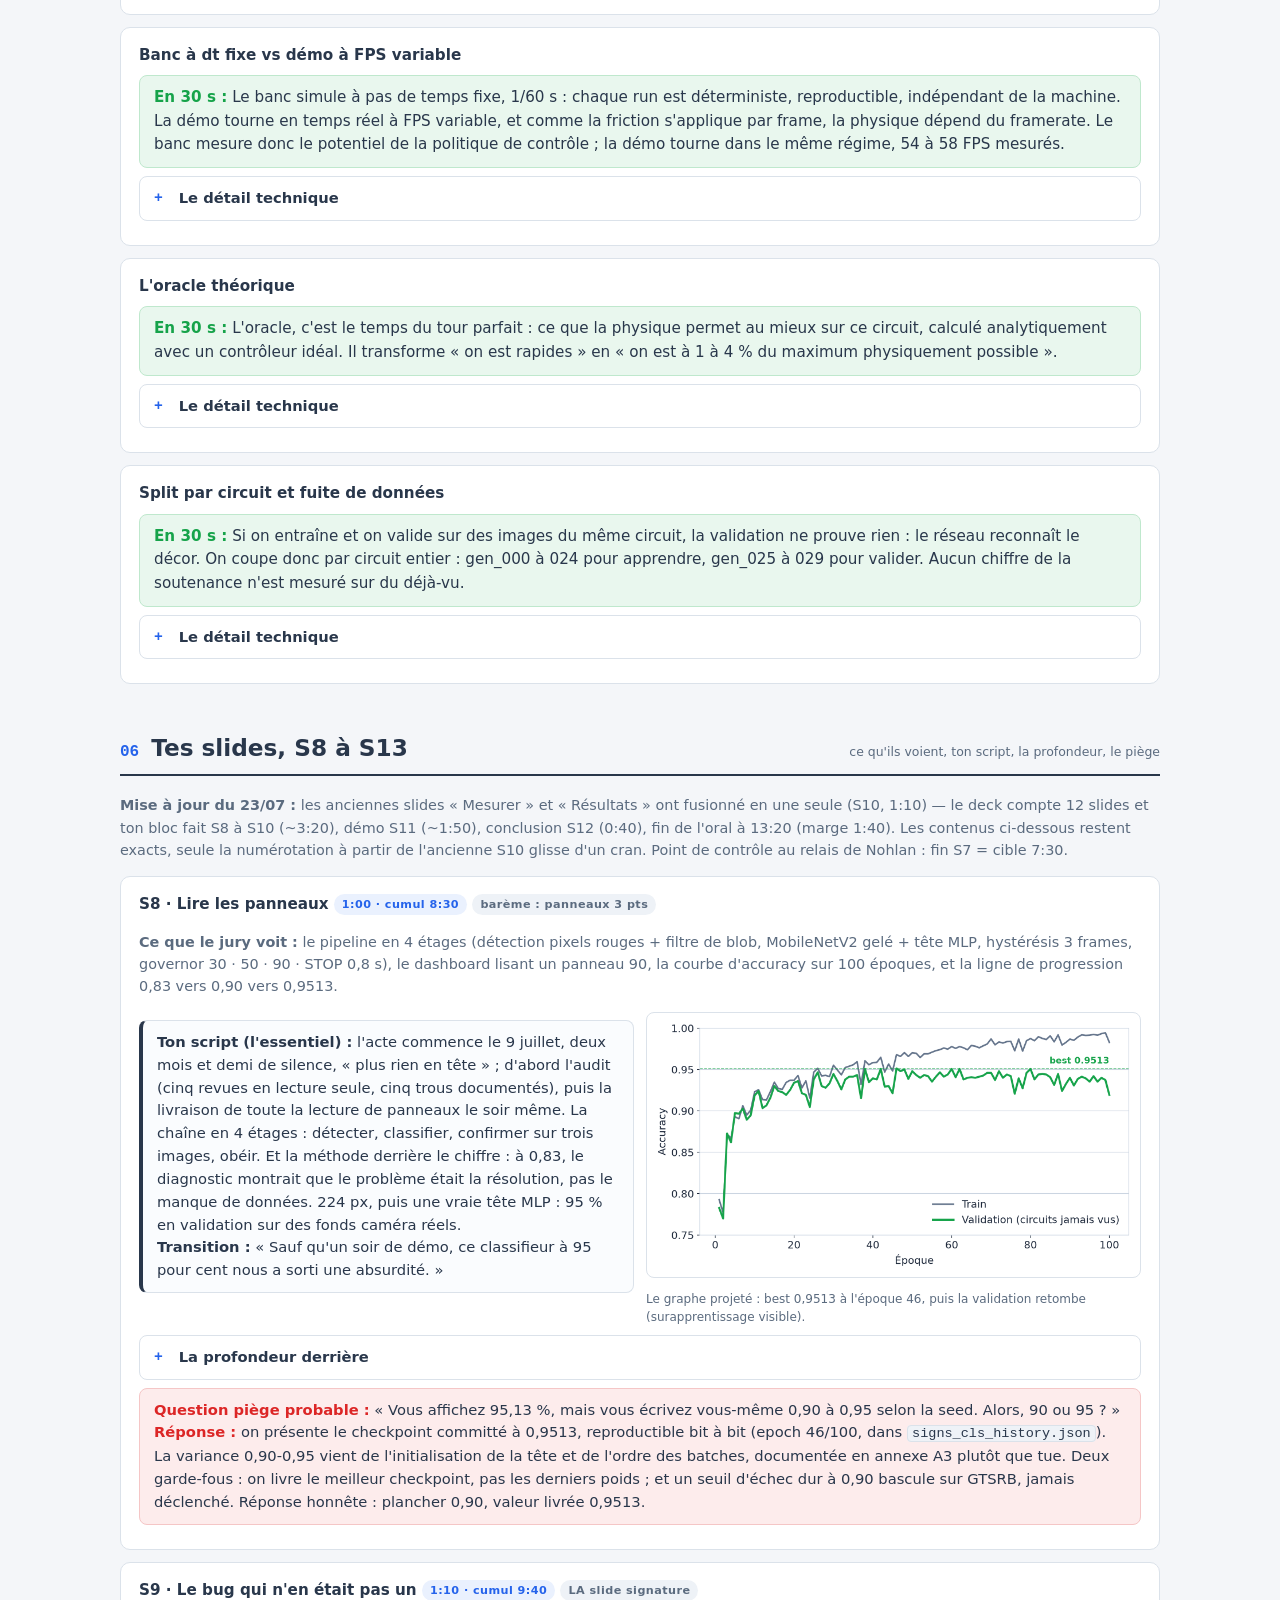
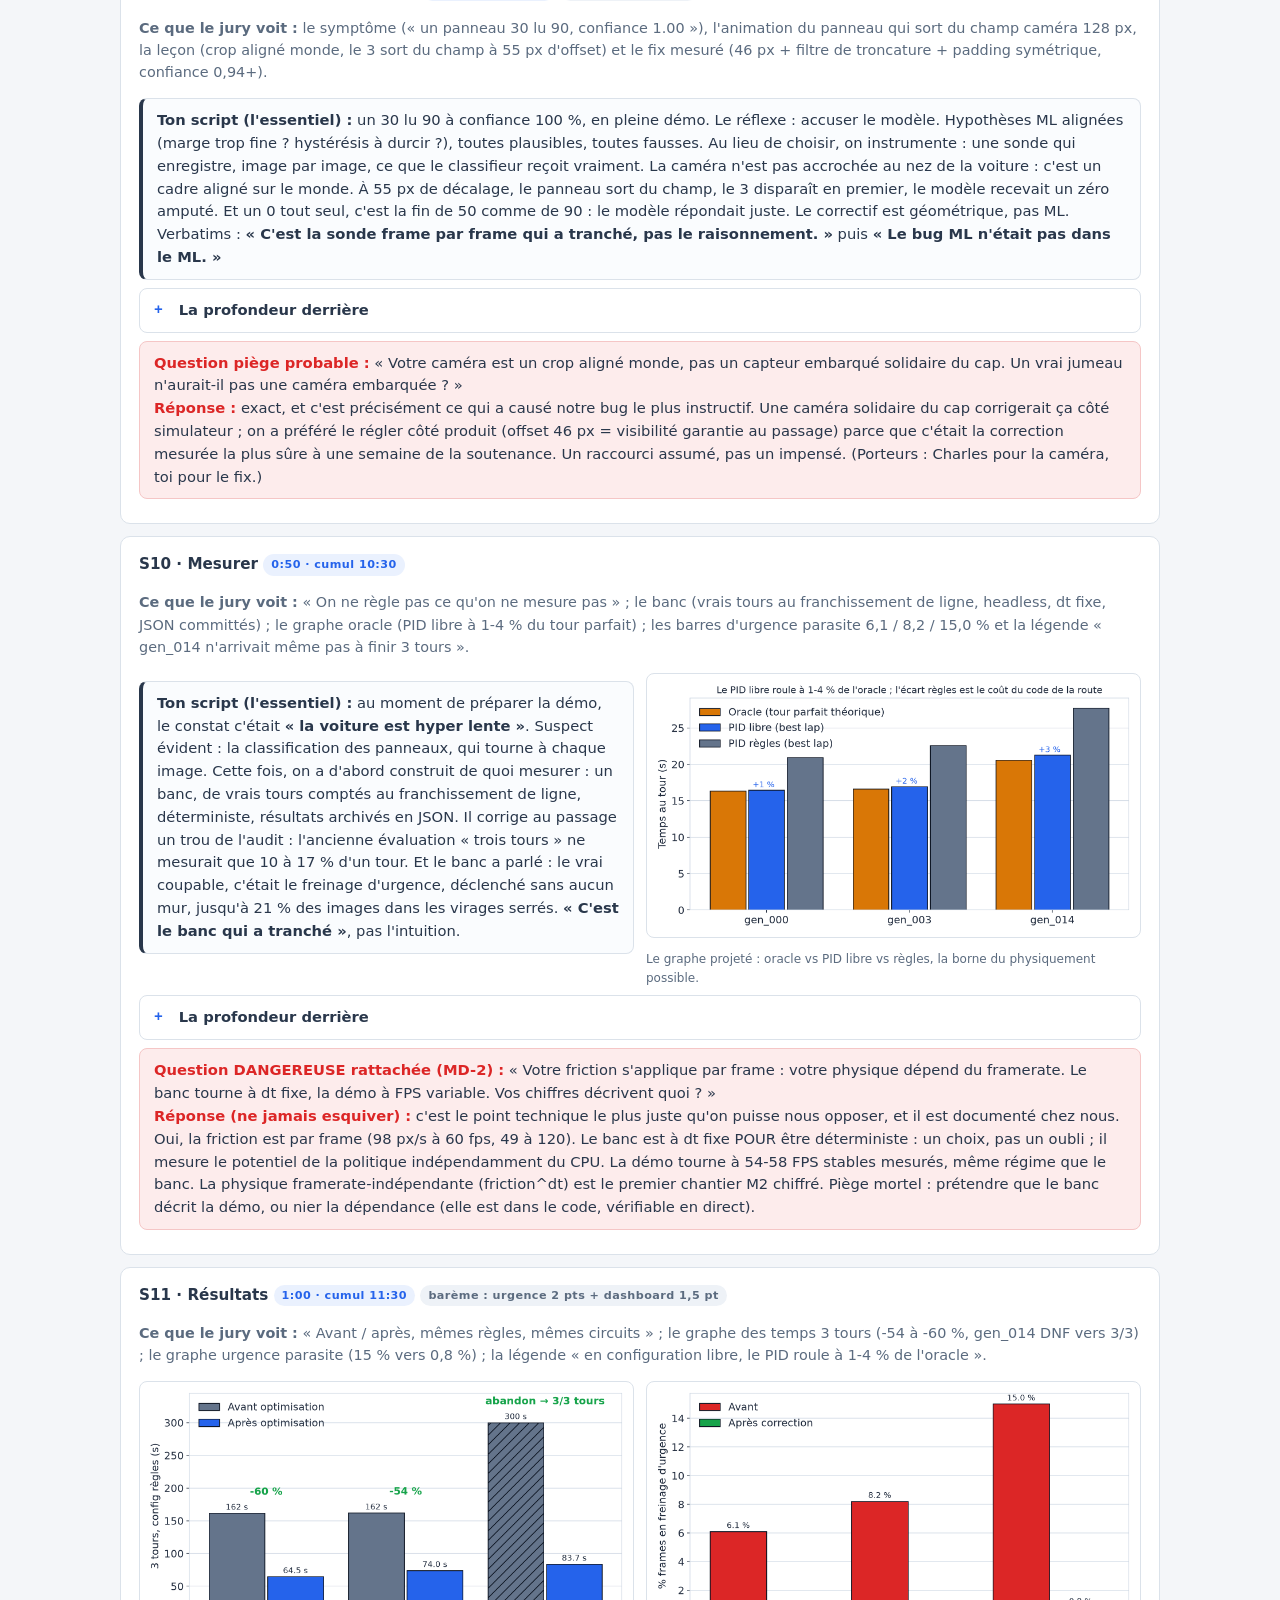
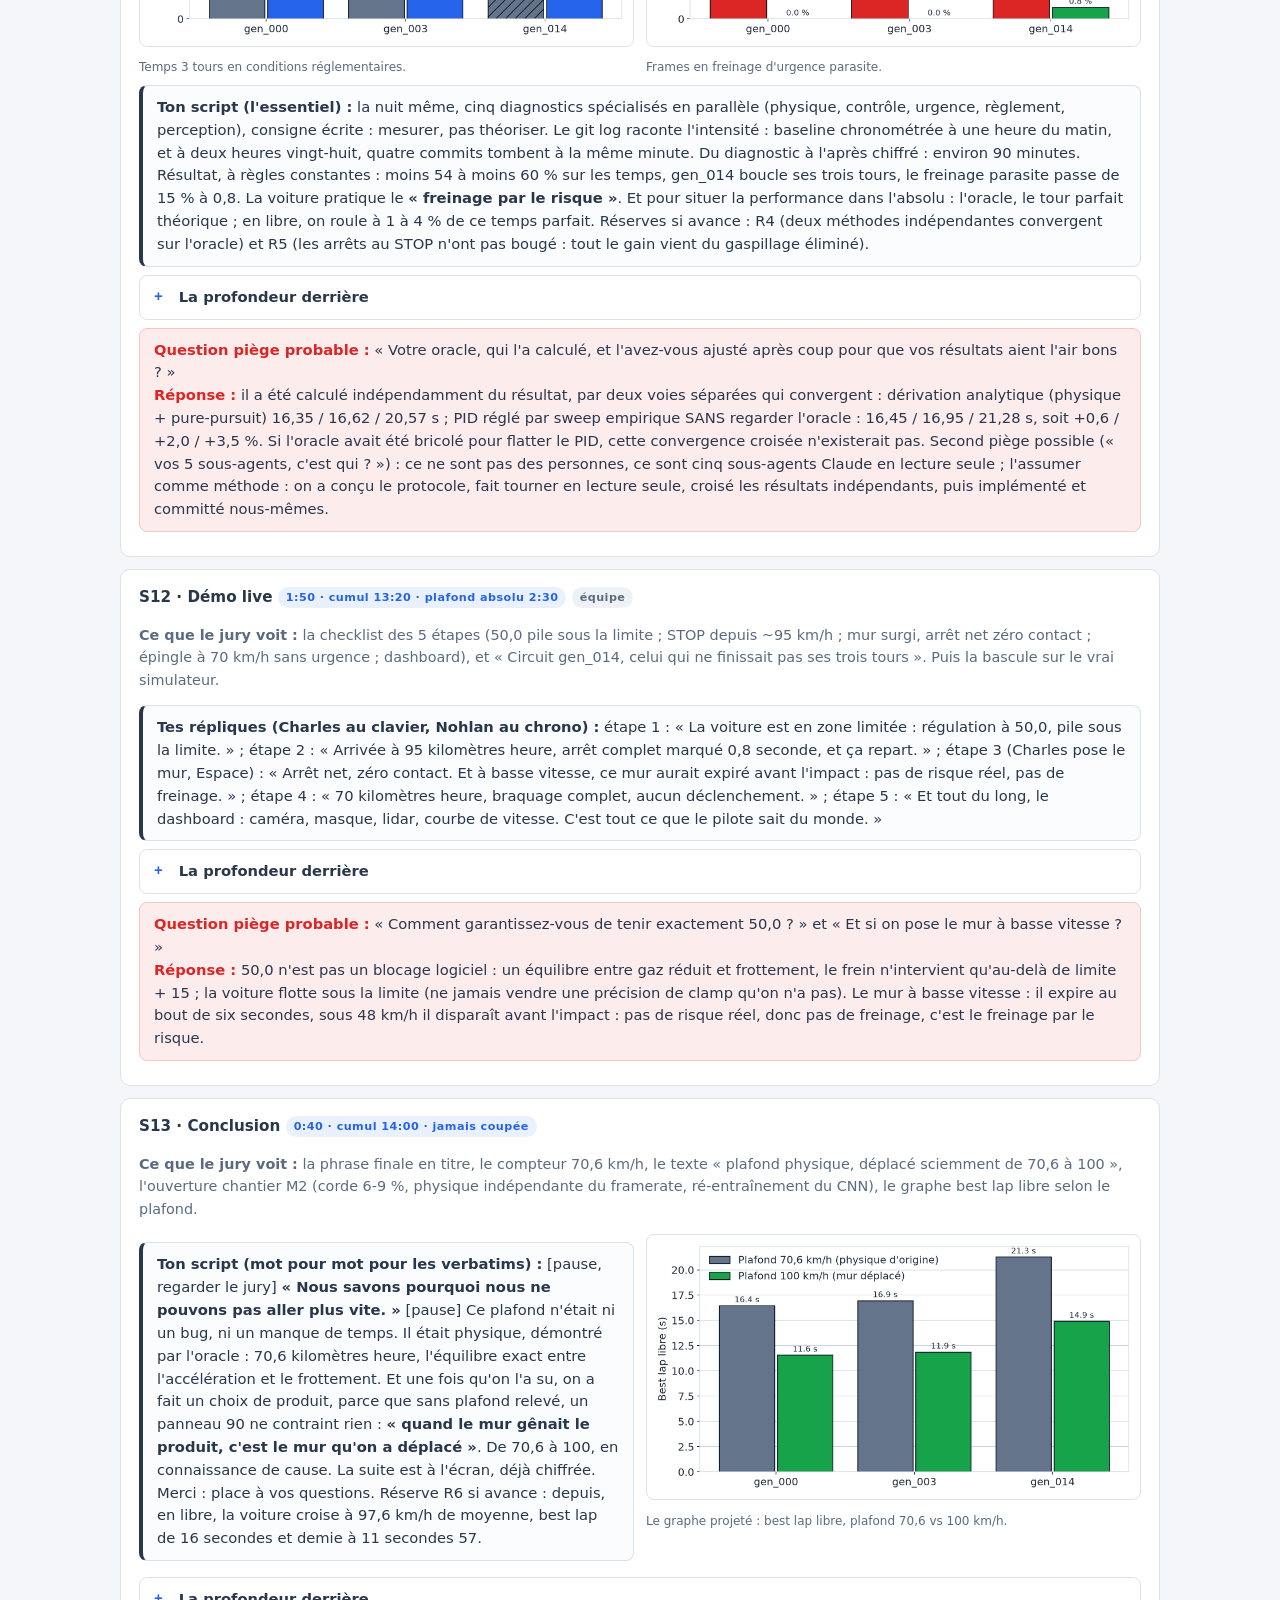
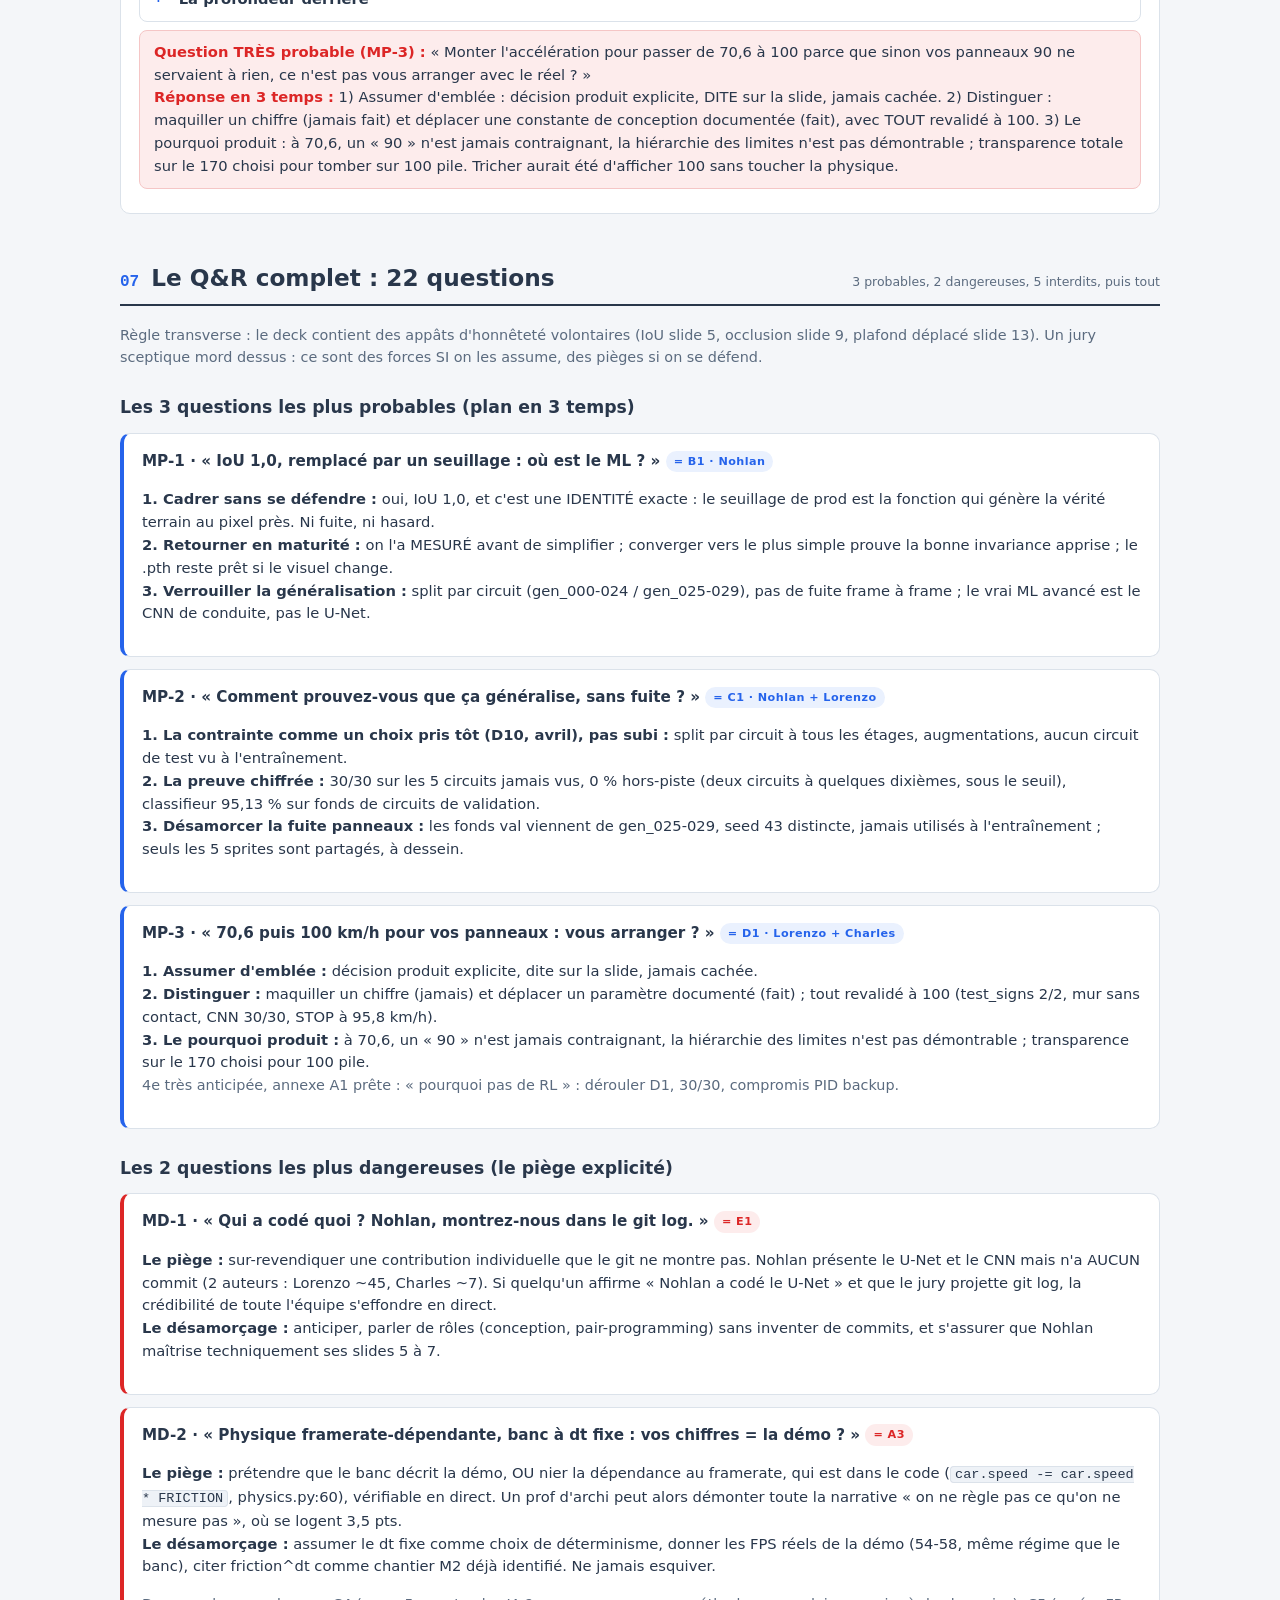
<file: docs/soutenance/GUIDE.html>
<!doctype html>
<html lang="fr">
<head>
<meta charset="utf-8">
<meta name="viewport" content="width=device-width, initial-scale=1.0">
<title>Guide de maîtrise · Soutenance Autonomous Twin</title>
<link rel="icon" href="data:,">
<style>
:root{
  --bg:#f4f6f9; --card:#ffffff; --ink:#29374b; --muted:#5b6b7f;
  --line:#dbe2ea; --accent:#2563eb; --accent-soft:#eaf1fe;
  --ok:#16a34a; --ok-soft:#e9f7ee; --bad:#dc2626; --bad-soft:#fdecec;
  --warn:#b45309; --warn-soft:#fdf3e3;
}
*{box-sizing:border-box}
html{scroll-behavior:smooth}
body{margin:0;background:var(--bg);color:var(--ink);
  font:16px/1.55 system-ui,-apple-system,"Segoe UI",Roboto,Arial,sans-serif}
code,.mono{font-family:Consolas,"Cascadia Mono","Courier New",monospace;font-size:.92em}
code{background:#eef2f7;border:1px solid var(--line);border-radius:4px;padding:0 .3em}
a{color:var(--accent);text-decoration:none}
a:hover{text-decoration:underline}
.wrap{max-width:1080px;margin:0 auto;padding:0 20px 80px}

/* ---------- header ---------- */
header.top{padding:34px 0 18px;border-bottom:1px solid var(--line);background:var(--card)}
header.top .wrap{padding-bottom:0}
.kicker{font-size:.78rem;letter-spacing:.14em;text-transform:uppercase;color:var(--accent);font-weight:700;margin:0 0 6px}
h1{font-size:1.9rem;line-height:1.2;margin:0 0 6px}
.lead{color:var(--muted);margin:0 0 16px;max-width:70ch}

/* ---------- nav ---------- */
nav.sticky{position:sticky;top:0;z-index:50;background:rgba(255,255,255,.96);
  border-bottom:1px solid var(--line);backdrop-filter:blur(4px)}
nav.sticky .inner{max-width:1080px;margin:0 auto;padding:8px 20px;display:flex;gap:4px;
  align-items:center;overflow-x:auto;white-space:nowrap}
nav.sticky a{font-size:.82rem;font-weight:600;color:var(--muted);padding:5px 9px;border-radius:6px}
nav.sticky a:hover{background:var(--accent-soft);color:var(--accent);text-decoration:none}
nav.sticky button{margin-left:auto;font:inherit;font-size:.75rem;font-weight:600;color:var(--muted);
  background:none;border:1px solid var(--line);border-radius:6px;padding:4px 8px;cursor:pointer}
nav.sticky button:hover{color:var(--accent);border-color:var(--accent)}

/* ---------- sections ---------- */
section.bloc{margin-top:46px;scroll-margin-top:64px}
.numtitre{display:flex;align-items:baseline;gap:12px;border-bottom:2px solid var(--ink);padding-bottom:8px;margin-bottom:18px}
.numtitre .n{font-family:Consolas,monospace;font-weight:700;color:var(--accent);font-size:1rem}
.numtitre h2{margin:0;font-size:1.45rem}
.numtitre .obj{margin-left:auto;font-size:.78rem;color:var(--muted);font-weight:500;display:none}
@media(min-width:760px){.numtitre .obj{display:block}}
h3{font-size:1.08rem;margin:26px 0 10px}
h4{font-size:.95rem;margin:18px 0 8px}

/* ---------- cartes ---------- */
.carte{background:var(--card);border:1px solid var(--line);border-radius:10px;padding:16px 18px;margin:12px 0}
.grille{display:grid;gap:12px}
.g2{grid-template-columns:repeat(auto-fit,minmax(300px,1fr))}
.g3{grid-template-columns:repeat(auto-fit,minmax(230px,1fr))}
.g4{grid-template-columns:repeat(auto-fit,minmax(160px,1fr))}

/* chiffres d'or */
.chiffre{background:var(--card);border:1px solid var(--line);border-radius:10px;
  padding:14px 12px;text-align:center;display:flex;flex-direction:column;gap:2px}
.chiffre .v{font-family:Consolas,monospace;font-weight:700;font-size:1.55rem;color:var(--accent);line-height:1.15}
.chiffre .l{font-weight:700;font-size:.82rem}
.chiffre .c{font-size:.75rem;color:var(--muted);line-height:1.35}

/* punchline / citation */
.punch{background:var(--accent-soft);border:1px solid #c7dafc;border-left:4px solid var(--accent);
  border-radius:8px;padding:14px 16px;margin:14px 0;font-size:1.02rem}
.punch strong{font-size:1.06rem}
blockquote{margin:10px 0;padding:8px 14px;border-left:3px solid var(--line);color:var(--muted);font-style:italic}

/* badges */
.badge{display:inline-block;font-size:.7rem;font-weight:700;letter-spacing:.04em;
  padding:2px 8px;border-radius:99px;vertical-align:middle}
.b-blue{background:var(--accent-soft);color:var(--accent)}
.b-ok{background:var(--ok-soft);color:var(--ok)}
.b-bad{background:var(--bad-soft);color:var(--bad)}
.b-warn{background:var(--warn-soft);color:var(--warn)}
.b-gris{background:#eef2f7;color:var(--muted)}

/* ---------- details ---------- */
details{background:var(--card);border:1px solid var(--line);border-radius:8px;margin:8px 0;padding:0}
details summary{cursor:pointer;list-style:none;padding:10px 14px;font-weight:600;font-size:.92rem;
  display:flex;align-items:center;gap:10px}
details summary::-webkit-details-marker{display:none}
details summary::before{content:"+";font-family:Consolas,monospace;font-weight:700;color:var(--accent);
  width:1em;display:inline-block;transition:transform .15s;flex-shrink:0}
details[open] summary::before{transform:rotate(45deg)}
details summary:hover{background:#f7fafd;border-radius:8px}
details .corps{padding:2px 16px 14px 16px;font-size:.92rem;border-top:1px dashed var(--line)}
details .corps p{margin:.6em 0}
details.q summary{font-weight:600}
details .corps ul{margin:.4em 0;padding-left:1.2em}

/* ---------- tableaux ---------- */
.scroll{overflow-x:auto;margin:10px 0}
table{border-collapse:collapse;width:100%;font-size:.88rem;background:var(--card)}
th{background:#eef2f7;text-align:left;font-size:.75rem;text-transform:uppercase;letter-spacing:.05em;color:var(--muted)}
th,td{border:1px solid var(--line);padding:7px 10px;vertical-align:top}
tbody tr:nth-child(even){background:#fafcfe}
td .mono,th .mono{white-space:nowrap}

/* ---------- timeline ---------- */
.timeline{list-style:none;margin:14px 0;padding:0;position:relative}
.timeline::before{content:"";position:absolute;left:9px;top:6px;bottom:6px;width:2px;background:var(--line)}
.timeline li{position:relative;padding:0 0 18px 34px}
.timeline li::before{content:"";position:absolute;left:3px;top:6px;width:14px;height:14px;border-radius:50%;
  background:var(--card);border:3px solid var(--accent)}
.timeline li.creux::before{border-color:var(--muted)}
.timeline .tdate{font-family:Consolas,monospace;font-size:.8rem;font-weight:700;color:var(--accent)}
.timeline .ttitre{font-weight:700;margin:1px 0 3px}
.timeline .tjoue{font-size:.9rem;color:var(--muted)}

/* ---------- schéma archi ---------- */
.schema{display:flex;align-items:stretch;gap:0;margin:14px 0;flex-wrap:wrap}
.schema .boite{flex:1 1 220px;background:var(--card);border:2px solid var(--ink);border-radius:10px;padding:12px 14px}
.schema .boite h4{margin:0 0 4px;font-size:1rem}
.schema .boite .role{font-size:.75rem;color:var(--muted);text-transform:uppercase;letter-spacing:.06em;margin-bottom:6px}
.schema .boite ul{margin:0;padding-left:1.1em;font-size:.85rem}
.schema .canal{flex:1 1 200px;display:flex;flex-direction:column;justify-content:center;gap:8px;padding:6px 14px;min-width:190px}
.schema .flux{border-radius:6px;padding:6px 10px;font-size:.8rem;text-align:center;font-weight:600}
.schema .flux small{display:block;font-weight:400;color:var(--muted)}
.schema .f-cap{background:var(--accent-soft);border:1px solid #c7dafc}
.schema .f-cmd{background:var(--ok-soft);border:1px solid #bfe8cd}
.schema .hz{font-size:.75rem;text-align:center;color:var(--muted)}

/* décisions */
.dec .quatre{display:grid;grid-template-columns:repeat(auto-fit,minmax(210px,1fr));gap:8px;margin:8px 0 4px}
.dec .case{background:#fafcfe;border:1px solid var(--line);border-radius:8px;padding:8px 10px;font-size:.85rem}
.dec .case b{display:block;font-size:.7rem;text-transform:uppercase;letter-spacing:.05em;color:var(--muted);margin-bottom:2px}
.dec h4{margin:0}

/* concepts / slides */
.c30{background:var(--ok-soft);border:1px solid #bfe8cd;border-radius:8px;padding:10px 14px;font-size:.95rem;margin:8px 0}
.c30 b{color:var(--ok)}
.piege{background:var(--bad-soft);border:1px solid #f5c6c6;border-radius:8px;padding:10px 14px;font-size:.92rem;margin:8px 0}
.piege b{color:var(--bad)}
.script{background:#fafcfe;border:1px solid var(--line);border-left:4px solid var(--ink);border-radius:8px;padding:10px 14px;font-size:.92rem;margin:8px 0}
.voit{font-size:.9rem;color:var(--muted)}
img.illu{max-width:100%;height:auto;border:1px solid var(--line);border-radius:8px;background:#fff}
.illu-cap{font-size:.75rem;color:var(--muted);margin:4px 0 0}

/* lexique */
.lex{display:grid;grid-template-columns:repeat(auto-fill,minmax(310px,1fr));gap:8px}
.lex .terme{background:var(--card);border:1px solid var(--line);border-radius:8px;padding:8px 12px;font-size:.88rem}
.lex .terme b{color:var(--accent)}

/* alertes jour J */
.alerte{border:1px solid #f5c6c6;border-left:5px solid var(--bad);background:var(--card);border-radius:8px;padding:12px 16px;margin:10px 0}
.alerte h4{margin:0 0 6px;color:var(--bad)}
.alerte .tenir{background:var(--ok-soft);border-radius:6px;padding:8px 10px;font-size:.9rem;margin-top:8px}
.alerte .tenir b{color:var(--ok)}
ul.check{list-style:none;padding:0}
ul.check li{padding:4px 0 4px 26px;position:relative}
ul.check li::before{content:"";position:absolute;left:2px;top:9px;width:12px;height:12px;
  border:2px solid var(--accent);border-radius:3px}

/* ---------- print ---------- */
@media print{
  nav.sticky,header.top .lead{display:none}
  body{background:#fff;font-size:12px}
  .carte,details,.chiffre{break-inside:avoid}
  details summary{list-style:none}
  details summary::before{content:""}
  details::details-content{content-visibility:visible!important;display:block!important;height:auto!important}
  a{color:inherit}
}
</style>
</head>
<body>

<header class="top">
  <div class="wrap">
    <p class="kicker">Soutenance M1 · ESGI · Juillet 2026</p>
    <h1>Autonomous Twin : le guide de maîtrise</h1>
    <p class="lead">Tout le projet en un document : tes slides (S8 à S13), l'archi de Charles, le ML de Nohlan,
    les 22 questions du jury et chaque chiffre citable. Version imprimable (les dépliables s'ouvrent seuls à l'impression).</p>
  </div>
</header>

<nav class="sticky">
  <div class="inner">
    <a href="#essentiel">90 s</a>
    <a href="#projet">Projet</a>
    <a href="#dates">10 dates</a>
    <a href="#decisions">Décisions</a>
    <a href="#concepts">Concepts</a>
    <a href="#slides">S8-S13</a>
    <a href="#qr">Q&amp;R</a>
    <a href="#chiffres">Chiffres</a>
    <a href="#lexique">Lexique</a>
    <a href="#jourj">Jour J</a>
    <button type="button" id="btn-deplier">Tout déplier</button>
  </div>
</nav>

<div class="wrap">

<!-- ================================================================ -->
<section class="bloc" id="essentiel">
  <div class="numtitre"><span class="n">01</span><h2>L'essentiel en 90 secondes</h2><span class="obj">le pitch, les 8 chiffres, la phrase finale</span></div>

  <div class="carte">
    <h3 style="margin-top:0">Le pitch en 3 phrases</h3>
    <p><strong>1.</strong> Deux programmes qui ne partagent rien : un simulateur qui possède la vérité (physique bicycle, circuit, chrono, panneaux, murs) et un pilote IA aveugle, qui ne reçoit que ses capteurs par ZeroMQ : une caméra de 128 px, 5 rayons lidar, sa vitesse.</p>
    <p><strong>2.</strong> Le pilote apprend par imitation d'un PID (behavioral cloning) et ne voit jamais l'image brute, seulement le masque de la route : il généralise à 30 circuits jamais vus, 30/30 sans sortir de piste, et lit les panneaux à 95,13 %.</p>
    <p><strong>3.</strong> Tout est mesuré : un banc chronométré a divisé les temps réglementaires par deux (-54 à -60 %), prouvé que le plafond de vitesse était physique (70,6 km/h), et ce plafond a été déplacé à 100 km/h par une décision produit assumée.</p>
  </div>

  <div class="grille g4">
    <div class="chiffre"><span class="v">30/30</span><span class="l">circuits jamais vus</span><span class="c">CNN conduite, 0 % hors-piste (gen_026 : 0,4 %, sous le seuil de 5 %)</span></div>
    <div class="chiffre"><span class="v">95,13 %</span><span class="l">classifieur panneaux</span><span class="c">accuracy validation, fonds caméra réels de circuits jamais vus</span></div>
    <div class="chiffre"><span class="v">-54 / -60 %</span><span class="l">temps 3 tours, règles</span><span class="c">gen_003 : -54 % · gen_000 : -60 %, après optimisation, règles constantes</span></div>
    <div class="chiffre"><span class="v">DNF vers 3/3</span><span class="l">gen_014</span><span class="c">le circuit serré ne finissait jamais ; il boucle ses 3 tours après le fix urgence</span></div>
    <div class="chiffre"><span class="v">15 % vers 0,8 %</span><span class="l">urgence parasite</span><span class="c">frames en freinage d'urgence sans mur, sur gen_014 (6,1 et 8,2 % vers 0,0 ailleurs)</span></div>
    <div class="chiffre"><span class="v">+1 à +4 %</span><span class="l">de l'oracle</span><span class="c">PID libre vs tour parfait théorique : +0,6 / +2,0 / +3,5 % sur les 3 circuits</span></div>
    <div class="chiffre"><span class="v">70,6 vers 100</span><span class="l">km/h, le mur déplacé</span><span class="c">plafond physique friction/accélération, relevé par décision produit (MAX_ACCELERATION 120 vers 170)</span></div>
    <div class="chiffre"><span class="v">0,9513</span><span class="l">la valeur exacte</span><span class="c">best checkpoint epoch 46/100, committé, reproductible bit à bit ; plancher selon seed : 0,90</span></div>
  </div>

  <div class="punch">
    <strong>La phrase finale, mot pour mot :</strong><br>
    « Nous savons pourquoi nous ne pouvons pas aller plus vite. »<br>
    puis : « Quand le mur gênait le produit, c'est le mur qu'on a déplacé. »
  </div>

  <details>
    <summary>Comprendre à fond : pourquoi ces deux phrases, dans cet ordre</summary>
    <div class="corps">
      <p>La première pose que le plafond est <b>physique et mesuré</b> (équilibre friction/accélération, démontré par l'oracle : le PID libre colle à 1-4 % du tour parfait), pas un manque de temps ni un bug. La seconde raconte la <b>décision produit consciente</b> : à 70,6 km/h, un panneau « 90 » n'est jamais contraignant, donc la hiérarchie des limites (30/50/90) n'est pas démontrable ; on a relevé le plafond à 100 km/h et tout revalidé (test_signs 2/2, arrêt au mur sans contact, CNN 30/30, STOP depuis 95,8 km/h).</p>
      <p>L'arc en une respiration : on a trouvé le mur, on l'a mesuré, et on a choisi de le déplacer plutôt que de prétendre qu'il n'existait pas. L'écart restant en conditions réglementaires est le coût <b>légitime</b> des règles : s'arrêter à un STOP coûte de l'énergie cinétique.</p>
    </div>
  </details>
</section>

<!-- ================================================================ -->
<section class="bloc" id="projet">
  <div class="numtitre"><span class="n">02</span><h2>Le projet en une carte</h2><span class="obj">archi, qui a fait quoi, où se gagnent les points</span></div>

  <div class="schema">
    <div class="boite">
      <h4>SIMULATEUR</h4>
      <p class="role">serveur ZMQ :5555 · la vérité terrain</p>
      <ul>
        <li>Physique bicycle (4 équations du sujet)</li>
        <li>Circuits PNG + spawn JSON</li>
        <li>LapTimer (armement 90 px)</li>
        <li>Mur dynamique, panneaux composés dans la caméra</li>
        <li>Jouable au clavier sans pilote</li>
      </ul>
    </div>
    <div class="canal">
      <div class="flux f-cap">capteurs<small>caméra 128 px JPEG · lidar 5 rayons · vitesse</small></div>
      <div class="flux f-cmd">commandes<small>steering · throttle · brake</small></div>
      <p class="hz">REQ/REP synchrone · 60 Hz · JSON<br>une requête = une réponse, zéro dérive d'horloge</p>
    </div>
    <div class="boite">
      <h4>PILOTE IA</h4>
      <p class="role">client ZMQ · aveugle sauf capteurs</p>
      <ul>
        <li>Perception : seuillage (ex U-Net, IoU 1,0)</li>
        <li>Conduite : CNN behavioral cloning ou PID</li>
        <li>Panneaux : détection + MobileNetV2 + governor</li>
        <li>Urgence : seuil v²/2B + planéité</li>
        <li>Dashboard temps réel</li>
      </ul>
    </div>
  </div>

  <h3>Qui a fait quoi</h3>
  <div class="grille g3">
    <div class="carte">
      <h4 style="margin-top:0">Charles <span class="badge b-gris">S1 à S4</span></h4>
      <p style="font-size:.9rem;margin:6px 0">Simulateur, physique bicycle, architecture ZeroMQ, mur dynamique, LapTimer, esthétique (sprites, sons, traces). Proposition tracée du plafond 100 km/h (commit <code>edd3e27</code>, « PROPOSITION Charles »).</p>
    </div>
    <div class="carte">
      <h4 style="margin-top:0">Nohlan <span class="badge b-gris">S5 à S7</span></h4>
      <p style="font-size:.9rem;margin:6px 0">U-Net (perception route), CNN conduite (behavioral cloning), dataset conduite, PID backup. Porte le fond technique ML : IoU 1,0, 30/30, choix « masque en entrée, jamais l'image brute ».</p>
    </div>
    <div class="carte">
      <h4 style="margin-top:0">Lorenzo <span class="badge b-blue">S8 à S13</span></h4>
      <p style="font-size:.9rem;margin:6px 0">Panneaux (dataset, classifieur, governor), optimisation (banc, escouade, urgence, PID), méthode (audits, décisions tracées), démo et conclusion.</p>
    </div>
  </div>

  <details>
    <summary>Comprendre à fond : la réalité du git (à connaître AVANT qu'on la découvre)</summary>
    <div class="corps">
      <p>L'historique ne montre que <b>2 auteurs</b> sur 52 commits : Lorenzo (~45 commits) et Charles (~7). <b>Aucun commit signé Nohlan</b> : le travail ML a transité par la machine et l'identité de Lorenzo (pair-programming, commits groupés). Règle d'or : ne jamais revendiquer nominativement des commits qui n'existent pas. Nohlan présente sa contribution comme conception, design et pair-programming, et maîtrise techniquement ses slides 5 à 7. La réponse « qui a fait quoi » se cale à trois AVANT la répétition (voir Jour J, alerte 1).</p>
    </div>
  </details>

  <h3>Le barème : 20 points, et où chacun se gagne</h3>
  <div class="scroll"><table>
    <thead><tr><th>Critère</th><th>Pts</th><th>La preuve qui gagne le point</th></tr></thead>
    <tbody>
      <tr><td>Architecture client/serveur</td><td class="mono">3</td><td>2 process ZMQ REQ/REP, simulateur jouable seul, démo</td></tr>
      <tr><td>Simulateur</td><td class="mono">3</td><td>Démo live : physique, mur, LapTimer, panneaux</td></tr>
      <tr><td>Conduite autonome (1 tour)</td><td class="mono">3</td><td>Démo + 30/30 en évaluation sur circuits jamais vus</td></tr>
      <tr><td>Freinage d'urgence</td><td class="mono">2</td><td>Démo mur (arrêt net, zéro contact) + 0 faux positif sur 40 571 frames</td></tr>
      <tr><td>Lecture de panneaux</td><td class="mono">+3</td><td>Démo (50,0 sous limite, STOP 0,8 s) + 95,13 % en validation</td></tr>
      <tr><td>IA avancée</td><td class="mono">+2</td><td>CNN behavioral cloning vs PID baseline, généralisation démontrée</td></tr>
      <tr><td>Multi-circuits</td><td class="mono">+1,5</td><td>30 circuits générés, éval uniquement sur jamais-vus</td></tr>
      <tr><td>Dashboard</td><td class="mono">+1,5</td><td>Démo <code>--dashboard</code> : caméra, masque, lidar, courbe vitesse, panneau</td></tr>
      <tr><td>Esthétique / fun</td><td class="mono">+1</td><td>Sprites, sons moteur, traces de pneus, compteur à cadran</td></tr>
    </tbody>
  </table></div>
  <details>
    <summary>Comprendre à fond : les points fragiles du barème et leur défense</summary>
    <div class="corps">
      <ul>
        <li><b>IA avancée (2 pts)</b> : l'argument n'est pas le nombre de paramètres entraînés mais la chaîne complète : perception apprise, contrôle appris, généralisation démontrée sur données jamais vues, avec un PID baseline pour prouver l'apport (voir Q&amp;R E3).</li>
        <li><b>Dashboard (1,5 pt)</b> : ce n'est pas « du debug », c'est de l'explicabilité en temps réel : la preuve visuelle que le pilote perçoit et décide ce qu'on affirme. L'esthétique est comptée séparément (+1), on ne mélange pas (Q&amp;R D2).</li>
        <li><b>Freinage d'urgence (2 pts)</b> : toujours border la formulation : « zéro faux positif mesuré sur 40 571 frames de deux jeux, arrêt sans contact validé jusqu'à ~97 km/h ». Une mesure, jamais une garantie universelle.</li>
      </ul>
    </div>
  </details>
</section>

<!-- ================================================================ -->
<section class="bloc" id="dates">
  <div class="numtitre"><span class="n">03</span><h2>L'histoire en 10 dates</h2><span class="obj">l'arc dramatique à raconter</span></div>
  <p class="voit">Une décision mûrie à froid, une journée fondatrice, un long silence, une reprise méthodique, une fausse piste, un diagnostic le soir même, une clôture volontaire.</p>

  <ol class="timeline">
    <li>
      <span class="tdate">Février 2026</span>
      <p class="ttitre">Le pari d'architecture, avant la moindre ligne de code</p>
      <p class="tjoue">D1 est actée dans la doc Notion : pipeline perception vers contrôle plutôt que RL end-to-end. La décision fondatrice qui conditionnera tout, y compris, six mois plus tard, pourquoi un bug de panneaux se réglera par la géométrie de la caméra et pas par le modèle.</p>
    </li>
    <li>
      <span class="tdate">24 avril 2026</span>
      <p class="ttitre">La journée fondatrice : un pipeline ML complet en un jour</p>
      <p class="tjoue">Le matin, M2 validé (PID, un tour complet). Quatre décisions structurantes tombent le même jour (D8, D9, D10, D11). Le soir, M3 et M4 validés : U-Net à IoU 1,0000 sur 5 circuits jamais vus, CNN conduite à 30/30. Le journal résume : « pipeline ML complet en 1 journée ».</p>
      <details><summary>Comprendre à fond : le rythme exact</summary><div class="corps">
        <p>13 commits en 4 h 20 (08 h 27 à 12 h 47), trois milestones dans la matinée : PID qui boucle un tour propre (M2, 10 h 23), générateur procédural v1 puis v2 (10 h 41 à 10 h 55), banc PID headless (10 h 57), dataset + masque GT + notebook U-Net (11 h 09), CNN behavioral cloning (12 h 15), deux fix d'infra dont le timeout ZMQ 100 ms vers 5 s (12 h 47, 32 minutes après l'arrivée du CNN). Dataset conduite : 18k paires (15k train + 3k val). U-Net entraîné sur Colab T4 en ~5 min, convergence en 3 epochs.</p>
      </div></details>
    </li>
    <li class="creux">
      <span class="tdate">Fin avril à 9 juillet</span>
      <p class="ttitre">Le silence : deux mois et demi, toute l'équipe</p>
      <p class="tjoue">Plus aucun commit, sur aucune branche, chez aucun des trois, Charles inclus. Pas un abandon individuel : un projet entier en pause. Le creux dramatique avant la reprise.</p>
    </li>
    <li>
      <span class="tdate">9 juillet, matin</span>
      <p class="ttitre">La reprise, mais pas à l'instinct</p>
      <p class="tjoue">Lorenzo revient avec, dans ses mots, « plus rien en tête ». Plutôt que de foncer relire le code au hasard : vérification complète du repo et du cahier des charges avant de reprendre. Le réflexe qui a évité de repartir sur des hypothèses fausses.</p>
    </li>
    <li>
      <span class="tdate">9 juillet</span>
      <p class="ttitre">L'audit avant le code</p>
      <p class="tjoue">Cinq revues en lecture seule auditent l'existant avant qu'une ligne ne soit retouchée. Cinq trous concrets et documentés (Q7 à Q11). Rien n'est corrigé ce jour-là : Lorenzo attend le feu vert de Charles.</p>
      <details><summary>Comprendre à fond : les 5 trous Q7 à Q11</summary><div class="corps">
        <ul>
          <li><b>Q7</b> : l'éval « 3 tours » ne mesurait que 10 à 17 % d'un tour (durée fixe 15 s + distance odomètre, aucun compteur de tour dans le code).</li>
          <li><b>Q8</b> : DriveCNN documenté ~300k paramètres, réel 557 490, dont 94 % dans une seule couche Flatten vers Linear(4096, 128) non régularisée.</li>
          <li><b>Q9</b> : le frein n'a jamais été appris (brake=0 en dur) et l'urgence était dormante (seuil 10 px quasi désactivé).</li>
          <li><b>Q10</b> : les augmentations de généralisation promises par D10 pour le CNN conduite n'ont jamais été codées (seul le flip miroir existe).</li>
          <li><b>Q11</b> : risque d'intégration du mur côté simulateur (résolu proprement par Charles : classe Wall, source de vérité géométrique unique).</li>
        </ul>
      </div></details>
    </li>
    <li>
      <span class="tdate">9 juillet, soir</span>
      <p class="ttitre">Le déblocage : la feature panneaux sort en une session</p>
      <p class="tjoue">Charles merge sa feature mur + chrono + urgence recalibrée. Dans la foulée, en exécution pilotée par sous-agents (10 tâches, review par tâche), toute la feature panneaux (M5) est livrée : 13 commits, accuracy 0,9513, deux scénarios sur deux au vert, zéro régression conduite.</p>
    </li>
    <li>
      <span class="tdate">10 juillet</span>
      <p class="ttitre">La fausse piste : « la voiture est hyper lente »</p>
      <p class="tjoue">Constat de démo. Le réflexe aurait été d'incriminer la classification des panneaux, qui tourne à chaque frame. Le vrai coupable, trouvé par la mesure : le freinage d'urgence se déclenchait en faux positif jusqu'à 21,4 % des frames dans les virages serrés, sans aucun mur.</p>
    </li>
    <li>
      <span class="tdate">10 juillet</span>
      <p class="ttitre">L'escouade de mesure</p>
      <p class="tjoue">Cinq diagnostics spécialisés en parallèle (physicien, contrôle, urgence, juriste, perception), consigne écrite : mesurer, pas théoriser. Le soir même, quatre optimisations implémentées et chiffrées : -54 à -60 % sur les temps réglementaires, gen_014 passe de DNF à 3/3.</p>
      <details><summary>Comprendre à fond : les horodatages git exacts (le récit arrondit)</summary><div class="corps">
        <p>Le sprint est en réalité nocturne : baseline chronométrée à 01 h 07 (commit <code>02a3564</code>), rapports d'escouade finis entre 01 h 20 et 02 h 01, puis <b>4 commits à la même minute, 02 h 28</b> : <code>ad2c44c</code> (urgence), <code>793bcd3</code> (PID), <code>b63f642</code> (perf panneaux), <code>2f6e45c</code> (bench post-optim). L'amortissement kd=0,5 (<code>26a094c</code>) arrive 12 minutes après. Du baseline à l'optimisation re-mesurée et committée : <b>~90 minutes</b>. La consolidation (physique 100, fix occlusion à 08 h 58, dashboard) occupe la matinée du 10.</p>
      </div></details>
    </li>
    <li>
      <span class="tdate">10 juillet, nuit</span>
      <p class="ttitre">Le plafond déplacé, et le bug qui n'était pas dans le ML</p>
      <p class="tjoue">Deux découvertes : le plafond de 70,6 km/h est sciemment repoussé à 100 km/h (décision produit, pour que les panneaux 90 contraignent) ; et en revalidant, le « flip 30/90 » traité comme un défaut du classifieur se révèle être une occlusion géométrique de la caméra. Pas un problème de modèle.</p>
    </li>
    <li>
      <span class="tdate">21 juillet 2026</span>
      <p class="ttitre">Clôture volontaire, bascule vers la scène</p>
      <p class="tjoue">Conception déclarée terminée, par décision et non par épuisement : M1 à M7 atteints, démo revalidée devant un collègue le jour même. Le backlog restant est fermé en assumé. Le deck de 13 slides est construit et mergé.</p>
    </li>
  </ol>
</section>

<!-- ================================================================ -->
<section class="bloc" id="decisions">
  <div class="numtitre"><span class="n">04</span><h2>Les 12 décisions et pourquoi</h2><span class="obj">choix · pourquoi · alternative · ce que ça a payé</span></div>
  <p class="voit">Chaque décision se raconte sur le patron : « nous avons choisi X plutôt que Y parce que Z, et ça a payé quand W ». Toutes sont datées et tracées dans le wiki avec leurs alternatives écartées.</p>

  <div class="carte dec">
    <h4>D1 · Pipeline perception vers contrôle, pas de RL end-to-end <span class="badge b-gris">février, reconfirmée 24/04</span></h4>
    <div class="quatre">
      <div class="case"><b>Choix</b>U-Net (puis seuillage) pour voir, CNN + PID pour conduire</div>
      <div class="case"><b>Pourquoi</b>le RL surapprend son circuit et le critère de notation est la généralisation ; un pipeline se valide étage par étage</div>
      <div class="case"><b>Alternative écartée</b>RL end-to-end (PPO, DQN, SAC) avec env Gym custom</div>
      <div class="case"><b>Ce que ça a payé</b>30/30 sur circuits jamais vus, et un oral lisible : on montre le masque, la trajectoire, les commandes</div>
    </div>
    <details><summary>Comprendre à fond</summary><div class="corps">
      <p>Trois raisons qui ont toutes tenu : le critère explicite du sujet (« 3 tours sur circuit inconnu », et l'avertissement « souvent la solution ne généralise pas ») ; la validabilité étage par étage face à une boîte noire indéfendable à l'oral ; le temps d'entraînement d'un RL qu'on n'avait pas. Risque assumé : comportement moins adaptatif dans les cas non vus, mitigé par le PID backup. Formule à l'oral : ce n'est pas « le RL c'est mal », c'est « pas le bon outil pour CE critère ».</p>
    </div></details>
  </div>

  <div class="carte dec">
    <h4>D2 · U-Net from scratch, pas de transfer learning <span class="badge b-gris">24/04</span></h4>
    <div class="quatre">
      <div class="case"><b>Choix</b>U-Net léger 3-4 niveaux, moins d'un million de paramètres, entraîné de zéro</div>
      <div class="case"><b>Pourquoi</b>les U-Net pré-entraînés (médical, satellite) ne transfèrent pas vers « piste 2D blanc/noir » ; domaine simple, convergence rapide</div>
      <div class="case"><b>Alternative écartée</b>MobileNet-UNet, DeepLabV3 pré-entraînés : overkill, possiblement plus lents à l'inférence</div>
      <div class="case"><b>Ce que ça a payé</b>convergence en 3 epochs, ~5 min sur Colab T4, IoU 1,0000 sur les 5 circuits de validation</div>
    </div>
    <details><summary>Comprendre à fond</summary><div class="corps">
      <p>Cibles initiales : IoU supérieur à 0,90, inférence sous 20 ms. Le dataset est auto-généré en masse par le simulateur (D6). L'IoU parfait a ensuite déclenché l'analyse qui a mené au remplacement par le seuillage (voir Concepts).</p>
    </div></details>
  </div>

  <div class="carte dec">
    <h4>D3 · CNN conduite from scratch, behavioral cloning <span class="badge b-gris">24/04</span></h4>
    <div class="quatre">
      <div class="case"><b>Choix</b>petit CNN de régression (steering, throttle) entraîné par imitation</div>
      <div class="case"><b>Pourquoi</b>aucun grand modèle pré-entraîné n'existe pour « masque binaire + lidar » ; on a un conducteur compétent à cloner</div>
      <div class="case"><b>Alternative écartée</b>fine-tuning RL après bootstrap BC : trop long pour juillet</div>
      <div class="case"><b>Ce que ça a payé</b>MAE volant 1,80°, MAE throttle 0,056, 30/30 en généralisation</div>
    </div>
    <details><summary>Comprendre à fond</summary><div class="corps">
      <p>Risque identifié dès la décision : le distribution shift (le CNN au volant rencontre des états jamais vus à l'entraînement), mitigé par le retour PID à tout moment. Le clonage s'est finalement fait sur le PID (tours propres reproductibles) plutôt que sur des sessions clavier humaines. Sorties bornées par construction : tanh pour le volant, sigmoid pour le gaz, aucune valeur aberrante possible.</p>
    </div></details>
  </div>

  <div class="carte dec">
    <h4>D4 · Le CNN reçoit le masque, jamais l'image brute <span class="badge b-blue">LA décision du projet · 24/04</span></h4>
    <div class="quatre">
      <div class="case"><b>Choix</b>entrée du CNN conduite = masque 64×64 binaire + 5 lidar</div>
      <div class="case"><b>Pourquoi</b>le CNN n'apprend que la forme de la route, jamais son style visuel : changez thème ou couleurs, il s'en moque</div>
      <div class="case"><b>Alternative écartée</b>image RGB brute vers CNN end-to-end : couple perception et contrôle, perd la modularité</div>
      <div class="case"><b>Ce que ça a payé</b>deux fois : la généralisation défendable devant le jury, et la découverte que le U-Net avait appris un seuillage</div>
    </div>
    <details><summary>Comprendre à fond</summary><div class="corps">
      <p>C'est ce découplage qui rend visible ce que chaque étage apprend : l'écart nul entre masque prédit et vérité terrain a prouvé que le U-Net était un seuillage de luminance, donc remplaçable sans perte. Compromis prévu si le CNN plafonnait : rajouter l'image brute en second input (jamais nécessaire).</p>
    </div></details>
  </div>

  <div class="carte dec">
    <h4>D5 · Panneaux : transfer learning MobileNetV2 gelé <span class="badge b-gris">février, reconfirmée 24/04</span></h4>
    <div class="quatre">
      <div class="case"><b>Choix</b>backbone ImageNet gelé, seule la tête de classification est entraînée (5 classes : STOP, 30, 50, 90, aucun)</div>
      <div class="case"><b>Pourquoi</b>les panneaux sont des images « naturelles » (les features ImageNet transfèrent) et le dataset est petit : sans transfert, surapprentissage</div>
      <div class="case"><b>Alternative écartée</b>ResNet18 (11M params, plus lourd) et CNN custom from scratch (besoin de plus de données)</div>
      <div class="case"><b>Ce que ça a payé</b>entraînement ~4 min CPU, 95,13 % en validation, cible (supérieur à 95 %) atteinte</div>
    </div>
    <details><summary>Comprendre à fond</summary><div class="corps">
      <p>MobileNetV2 : 3,4M paramètres, conçu pour l'embarqué, plus rapide à l'inférence. La tête finale : Dropout, Linear(1280, 256), ReLU, Dropout, Linear(256, 5), soit ~329k paramètres entraînables. Les features sont précalculées une fois, d'où l'entraînement éclair. D5 est restée respectée à travers les itérations : le backbone n'a jamais été dégelé, seule la tête a changé (linéaire vers MLP).</p>
    </div></details>
  </div>

  <div class="carte dec">
    <h4>D6 · Dataset U-Net auto-généré par le simulateur <span class="badge b-gris">24/04</span></h4>
    <div class="quatre">
      <div class="case"><b>Choix</b>le simulateur sort simultanément l'image caméra et le masque vérité terrain (pixels blancs = route)</div>
      <div class="case"><b>Pourquoi</b>le simulateur connaît la vérité : zéro annotation manuelle, volume illimité, sur autant de circuits qu'on veut</div>
      <div class="case"><b>Alternative écartée</b>annotation manuelle (trop lent) ou modèle de segmentation pré-entraîné (aucun pertinent pour ce domaine)</div>
      <div class="case"><b>Ce que ça a payé</b>18k paires en quelques minutes de conduite PID headless, split par circuit direct</div>
    </div>
    <details><summary>Comprendre à fond</summary><div class="corps">
      <p>Biais connu et documenté : le dataset ne couvre que les vues générées par le PID. La vérité terrain est la triple condition r&gt;200, g&gt;200, b&gt;200 : exactement le prédicat que le seuillage de production réimplémente au pixel près, ce qui explique l'IoU de 1,0 comme une identité et non un hasard.</p>
    </div></details>
  </div>

  <div class="carte dec">
    <h4>D7 · Dataset panneaux synthétique, GTSRB en plan B <span class="badge b-gris">24/04</span></h4>
    <div class="quatre">
      <div class="case"><b>Choix</b>5 sprites PNG augmentés (rotation, échelle, luminosité, bruit, flou) sur fonds caméra réels</div>
      <div class="case"><b>Pourquoi</b>les panneaux du simulateur SONT des sprites 2D : le domaine de test est le domaine de production, pas de gap sim-to-real</div>
      <div class="case"><b>Alternative écartée</b>partir directement de GTSRB (50k images réelles, 43 classes) : gardé en fallback si accuracy sous 0,90</div>
      <div class="case"><b>Ce que ça a payé</b>0,9513 du premier coup de pipeline ; le fallback GTSRB n'a jamais été déclenché</div>
    </div>
    <details><summary>Comprendre à fond</summary><div class="corps">
      <p>Dataset final : 9 000 images (7 500 train à 1 500 par classe, 1 500 val à 300 par classe), seed 42 pour le train, 43 pour la validation. 20 % des positifs volontairement tronqués en augmentation. Classe « aucun » : moitié patchs de mur brique, moitié fonds vides (mining négatif explicite contre la confusion mur/panneau). Limite honnête à connaître : ce classifieur ne lirait pas un panneau photographié dans la rue, et ce n'était pas le sujet.</p>
    </div></details>
  </div>

  <div class="carte dec">
    <h4>D8 · Enregistrement par interception du flux ZMQ <span class="badge b-gris">24/04</span></h4>
    <div class="quatre">
      <div class="case"><b>Choix</b>un logger dans le pilote qui capture tout ce qui transite : capteurs reçus, commandes envoyées</div>
      <div class="case"><b>Pourquoi</b>source de vérité unique : les données d'entraînement sont exactement ce qu'un pilote voit en inférence, zéro drift</div>
      <div class="case"><b>Alternative écartée</b>export côté simulateur par Charles : dépendance forte à sa branche</div>
      <div class="case"><b>Ce que ça a payé</b>pendant les 2,5 mois de creux, le pipeline de collecte n'a jamais dépendu d'un tiers : rien à re-synchroniser à la reprise</div>
    </div>
    <details><summary>Comprendre à fond</summary><div class="corps">
      <p>Format : un fichier <code>.npz</code> par frame avec caméra, lidar, vitesse, steering, throttle, brake, timestamp. Point pratique : l'enregistrement du dataset conduite se fait avec <code>--no-signs</code>, sinon les overrides du governor pollueraient les labels du behavioral cloning.</p>
    </div></details>
  </div>

  <div class="carte dec">
    <h4>D9 · Fonctionnel d'abord, ML ensuite <span class="badge b-gris">24/04</span></h4>
    <div class="quatre">
      <div class="case"><b>Choix</b>sprint 1 = un tour complet en PID pur, avant tout modèle appris</div>
      <div class="case"><b>Pourquoi</b>un baromètre pour juger l'apport du CNN, un filet de sécurité éprouvé, et zéro risque de finir le semestre sans rien à montrer</div>
      <div class="case"><b>Alternative écartée</b>attaquer directement le ML sans baseline</div>
      <div class="case"><b>Ce que ça a payé</b>à la reprise du 9 juillet, PID et CNN étaient toujours à 30/30 : l'audit a pu chercher les vrais trous, pas « est-ce que ça marche encore »</div>
    </div>
    <details><summary>Comprendre à fond</summary><div class="corps">
      <p>Conséquence d'API : <code>pid_policy(lidar, speed)</code> et <code>cnn_policy(...)</code> partagent la même signature (steering, throttle, brake), donc le basculement est trivial. C'est aussi D9 qui justifie les risques assumés non corrigés (Q8 DriveCNN) : priorité au fonctionnel démontré sur un risque non observé.</p>
    </div></details>
  </div>

  <div class="carte dec">
    <h4>D10 · La contrainte du prof : généralisation <span class="badge b-blue">critère n°1 · 24/04</span></h4>
    <div class="quatre">
      <div class="case"><b>Choix</b>split train/validation par CIRCUIT, jamais par frame ; augmentations ; aucun circuit de test vu à l'entraînement</div>
      <div class="case"><b>Pourquoi</b>citation exacte du sujet : « souvent la solution ne généralise pas et ne permet pas d'exécuter la conduite sur différents circuits »</div>
      <div class="case"><b>Alternative écartée</b>découvrir la contrainte en soutenance (le piège classique)</div>
      <div class="case"><b>Ce que ça a payé</b>30/30 sur circuits jamais vus : exactement le critère sur lequel on savait être jugés</div>
    </div>
    <details><summary>Comprendre à fond</summary><div class="corps">
      <p>La contrainte est entrée dans le protocole dès avril, pas vérifiée après coup. Elle renforce D1 et D4 et les rend non négociables. Aveu documenté (audit Q10) : les augmentations position/angle de départ du CNN conduite, promises « obligatoires », n'ont jamais été codées (seul le flip miroir existe) ; le 30/30 a tenu quand même, le risque est documenté, pas caché.</p>
    </div></details>
  </div>

  <div class="carte dec">
    <h4>D11 · 30 circuits procéduraux plutôt qu'un monde infini <span class="badge b-gris">24/04</span></h4>
    <div class="quatre">
      <div class="case"><b>Choix</b>générateur offline de 30 PNG reproductibles par seed, avec spawn JSON adjacent</div>
      <div class="case"><b>Pourquoi</b>le monde infini demandait une refonte physique complète (3 à 5 jours) contre un après-midi, pour un gain de diversité marginal</div>
      <div class="case"><b>Alternative écartée</b>streaming procédural « infini » : changement de paradigme physique, raccords continus</div>
      <div class="case"><b>Ce que ça a payé</b>le split exact que D10 exigeait : 25 circuits d'entraînement, 5 de validation</div>
    </div>
    <details><summary>Comprendre à fond</summary><div class="corps">
      <p>La v1 produisait des « patates rondes trop uniformes » ; la v2 ajoute des features explicites (épingles, chicanes, lignes droites, goulots) avec contrôle de courbure et jusqu'à 25 tentatives par circuit avec score (un vrai solveur de rejet, pas un coup de chance). La difficulté se mesure au rayon de courbure au 5e percentile (pour ignorer le bruit de discrétisation). Largeur de piste : 35 à 100 px. Cas extrêmes : gen_013 le plus serré (rayon 23,1 px), gen_017 le plus étroit (47,5 px).</p>
    </div></details>
  </div>

  <div class="carte dec">
    <h4>D12 · Feature panneaux livrée en une session pilotée <span class="badge b-gris">9 juillet</span></h4>
    <div class="quatre">
      <div class="case"><b>Choix</b>livrer M5 en exécution par sous-agents : 10 tâches, review par tâche, review finale</div>
      <div class="case"><b>Pourquoi</b>l'audit du matin avait cartographié l'existant ; la chaîne complète était spécifiable en tâches indépendantes</div>
      <div class="case"><b>Alternative écartée</b>développement séquentiel classique sur plusieurs jours</div>
      <div class="case"><b>Ce que ça a payé</b>13 commits le soir même : 0,9513 en validation, test_signs 2/2, non-régression conduite 30/30 avec et sans panneaux</div>
    </div>
    <details><summary>Comprendre à fond</summary><div class="corps">
      <p>Écarts actés vs plan initial, tous documentés : features 224 px + tête MLP au lieu de 96 px + linéaire (à 96 px la carte MobileNetV2 avant GAP fait 3×3, les chiffres sont indiscernables : 0,83) ; prétraitement canonique partagé entraînement/inférence (bug de skew attrapé en review) ; détecteur mono-blob au lieu de composantes connexes (l'espacement 200 px des sidecars garantit au plus un panneau significatif par vue) ; cooldown PAR TYPE et non global (un STOP reste détectable pendant le cooldown d'une limite, vérifié par mutation testing).</p>
    </div></details>
  </div>
</section>

<!-- ================================================================ -->
<section class="bloc" id="concepts">
  <div class="numtitre"><span class="n">05</span><h2>Les concepts à savoir expliquer</h2><span class="obj">30 secondes comme à un prof, puis le fond</span></div>

  <div class="carte">
    <h4 style="margin-top:0">Modèle bicycle</h4>
    <div class="c30"><b>En 30 s :</b> La voiture est réduite à un vélo : une roue qui dirige, une roue qui pousse. Quatre équations donnent position, cap et vitesse à chaque pas de temps. C'est simple, mais ça reproduit l'essentiel : à l'arrêt, on ne peut pas tourner, et un virage se prépare avant d'y entrer.</div>
    <details><summary>Le détail technique</summary><div class="corps">
      <p>Les 4 équations du sujet, implémentées dans <code>simulator/physics.py</code>. Constantes réelles LF = LR = 8,5 (« augmenté = virages plus stables ») alors que la docstring d'en-tête affiche encore 1,5 : un aveu sympathique à faire soi-même. La friction (2 %) s'applique PAR FRAME et non scalée par dt, d'où le plafond v* = (1-f)/f × MAX_ACCELERATION × dt = 98 px/s = 70,56 km/h à 60 fps avec l'ancien 120. <code>MAX_SPEED_PX=300</code> n'a jamais été le vrai plafond (plafond mort). <code>SPEED_SCALE=0,72</code> (px/s vers km/h) porte toujours le commentaire « à calibrer », dupliqué à l'identique partout. Conséquence physique connue depuis avril : vitesse nulle = braquage impossible, donc un freinage d'urgence mal placé est un arrêt fatal si le PID n'a pas tourné avant.</p>
    </div></details>
  </div>

  <div class="carte">
    <h4 style="margin-top:0">PID et ses gains</h4>
    <div class="c30"><b>En 30 s :</b> Un PID corrige un écart mesuré avec trois réflexes : le P réagit à l'erreur présente, le I à l'erreur accumulée, le D à sa tendance. Ici, il centre la voiture sur la route vue par le lidar et module le gaz. C'est notre baromètre et notre filet de sécurité, pas un pis-aller.</div>
    <details><summary>Le détail technique</summary><div class="corps">
      <p>L'optimisation a montré que <b>2 paramètres suffisaient</b> : THROTTLE_MAX 0,85 vers 1,0 et LIDAR_FRONT_SAFE 250 vers 70 (le vrai frein caché) : 16,45 / 16,95 / 21,28 s, 0 % hors-piste sur 7 circuits, à 1-4 % de l'oracle. Négatifs mesurés, pas supposés : TIGHT_BOOST est porteur (son retrait = DNF), la dérivée sur l'erreur est dangereuse (86 % hors-piste), les gains latéraux sont insensibles. Amortissement de sortie kd = 0,5 : +~1 %, optionnel. Le PID d'avant oscillait en épingle (steering sautant de +44 à -37) : c'est cette conduite « à l'ancienne » que le CNN a clonée.</p>
    </div></details>
  </div>

  <div class="carte">
    <h4 style="margin-top:0">Lidar par raycasting</h4>
    <div class="c30"><b>En 30 s :</b> Cinq rayons partent de la voiture et avancent pixel par pixel jusqu'à toucher autre chose que de la route ; la distance parcourue est la mesure. Un télémètre minimaliste : pas d'image, juste cinq distances.</div>
    <details><summary>Le détail technique</summary><div class="corps">
      <p>Angles -60 / -30 / 0 / +30 / +60°, portée 300 px. Trois consommateurs : le PID (centrage), la règle d'urgence (les 3 rayons frontaux) et le CNN conduite (entrée avec le masque). Le mur dynamique est vu du lidar sans modifier les pixels du circuit : la classe Wall expose sa géométrie (<code>contains</code> / <code>mask_for_region</code>) passée explicitement aux capteurs, <code>track.pixels</code> reste immuable.</p>
    </div></details>
  </div>

  <div class="carte">
    <h4 style="margin-top:0">Behavioral cloning et distribution shift</h4>
    <div class="c30"><b>En 30 s :</b> On enregistre un conducteur compétent (notre PID) et on apprend au réseau à prédire ses commandes à partir de ses capteurs : de l'imitation supervisée, pas de l'essai-erreur. Le risque connu s'appelle distribution shift : dès que l'élève dévie un peu, il rencontre des situations que le maître ne lui a jamais montrées.</div>
    <details><summary>Le détail technique</summary><div class="corps">
      <p>Dataset : 18k paires (masque 64×64 + lidar vers steering, throttle) collectées par interception ZMQ (D8), régression MSE. Résultat : MAE volant 1,80°, MAE throttle 0,056, best val loss 0,03331. Mitigation du shift : retour PID à tout moment (D9). Trou documenté (Q10) : zéro donnée de « recovery » (le PID part toujours du même point, augmentations position/angle jamais codées) ; le 30/30 a tenu quand même. À savoir aussi : le CNN clone le PID d'AVANT optimisation (throttle 0,85, lidar 250) : il conduit proprement mais plus prudemment que le PID actuel, son ré-entraînement est le chantier M2 annoncé.</p>
    </div></details>
  </div>

  <div class="carte">
    <h4 style="margin-top:0">U-Net, et pourquoi on l'a remplacé par un seuillage</h4>
    <div class="c30"><b>En 30 s :</b> Un U-Net est un réseau en forme de U : il compresse l'image pour comprendre, puis la décompresse pour dessiner un masque pixel par pixel, route ou pas route. Le nôtre a atteint un IoU de 1,0 : il avait appris exactement un seuillage de luminance. On a donc mis le seuillage à la place : strictement équivalent, zéro coût. Ce n'est pas un échec, c'est la preuve qu'on a vérifié ce que le réseau apprenait.</div>
    <details><summary>Le détail technique</summary><div class="corps">
      <p>Le seuillage de production (<code>r&gt;200 &amp; g&gt;200 &amp; b&gt;200</code>, <code>pilot/perception.py:35</code>) est au pixel près la fonction qui GÉNÈRE la vérité terrain d'entraînement (<code>simulator/sensors.py:125</code>, même triple condition). L'IoU 1,0 est donc une identité exacte, ni un hasard ni une fuite (le split est par circuit). Le code U-Net reste présent et appelable (<code>load_unet</code>, <code>compute_mask_unet</code>, seuil sigmoid 0,5) et le <code>.pth</code> est dans le repo : « prêt si le visuel se complexifie » est vérifiable, pas une promesse. Cohérence capteurs : le mur est rendu en (150, 45, 35) dans la caméra, sous le seuil de 200, donc la segmentation le traite comme non-roulable.</p>
    </div></details>
  </div>

  <div class="carte">
    <h4 style="margin-top:0">Transfer learning MobileNetV2, et pourquoi geler le backbone</h4>
    <div class="c30"><b>En 30 s :</b> On prend un réseau déjà entraîné sur des millions d'images (ImageNet) et on ne réentraîne que la petite tête de classification au-dessus. On gèle le reste parce que nos données sont peu nombreuses : réentraîner des millions de paramètres sur 7 500 images, c'est du surapprentissage garanti. C'est une technique standard et appropriée, pas un raccourci.</div>
    <details><summary>Le détail technique</summary><div class="corps">
      <p><code>net.features</code> gelé, tête entraînée : Dropout, Linear(1280, 256), ReLU, Dropout, Linear(256, 5), ~329k paramètres entraînables sur un backbone de 3,4M. Features précalculées, ~4 min CPU. Le chemin vers 0,9513 en trois itérations mesurées : 96 px + linéaire = 0,83 (carte avant GAP 3×3, chiffres indiscernables) ; 224 px = 0,90 puis 0,9447 (plafond de la tête linéaire) ; tête MLP = 0,9513. 160 px retesté pendant l'optimisation et rejeté encore plus fort (77,5 %). Le diagnostic disait : le problème est la résolution, pas le manque de données, d'où le refus du fallback GTSRB.</p>
    </div></details>
  </div>

  <div class="carte">
    <h4 style="margin-top:0">Hystérésis, cooldown, governor (la chaîne panneaux)</h4>
    <div class="c30"><b>En 30 s :</b> L'hystérésis exige trois images d'accord avant de croire un panneau : une détection isolée ne suffit jamais. Le cooldown interdit de re-déclencher le même type de panneau pendant 4 secondes. Le governor traduit la décision en conduite : gaz réduit sous la limite, arrêt complet de 0,8 seconde au STOP.</div>
    <details><summary>Le détail technique</summary><div class="corps">
      <p>Détection couleur en amont : <code>r&gt;=190 &amp; g&lt;90 &amp; b&lt;90</code> (la brique du mur est à 150 : marge de 40 points, pas un seuil tangent, auto-testé inline dans <code>pilot/signs.py</code>). Hystérésis 3 frames à confiance 0,6 ou plus (0,8 avant le fix occlusion : le filtre de troncature fait désormais le travail en amont) ; anti-flip : 5 frames consécutives pour REMPLACER une limite déjà posée (la moyenne de softmax, testée, était pire). Cooldown 4 s PAR TYPE (un STOP reste détectable pendant le cooldown d'une limite). Zone de validité d'une limite : 600 px. Governor : équilibre gaz réduit (0,15) contre friction, frein actif (0,3) seulement au-delà de limite + 15 km/h : la voiture FLOTTE sous la limite, elle n'est pas clampée (ne jamais vendre « 50,0 pile » comme un contrôle strict).</p>
    </div></details>
  </div>

  <div class="carte">
    <h4 style="margin-top:0">Freinage d'urgence : seuil dynamique v²/2B + planéité</h4>
    <div class="c30"><b>En 30 s :</b> La distance d'arrêt croît avec le carré de la vitesse, donc le seuil de déclenchement suit une loi physique, v²/2B plus une marge, au lieu d'un chiffre fixe. Et pour distinguer un mur d'un virage, on regarde la forme : un mur est plat devant les trois rayons, une bordure de virage est asymétrique.</div>
    <details><summary>Le détail technique</summary><div class="corps">
      <p>Formule : <code>max(20 px, v²/(2×200) + 38 px)</code> + écart max 28 px entre les 3 rayons frontaux (<code>pilot/emergency.py</code>). 38 et 28 sont les PLUS PETITES valeurs encore compatibles avec zéro faux positif sur 40 571 frames actives (41 789 collectées), pas des marges confortables. L'ancienne règle (2/3 rayons sous 70 px fixe) déclenchait 8 675 fois (21,4 %) : un seuil structurellement incompatible avec une piste large de 30 à 100 px, quel que soit le chiffre choisi. Variante « 3/3 rayons » rejetée malgré 0,97 % : elle réagit PLUS TARD à un vrai mur, le compromis sécurité l'emporte sur le taux brut. Hypothèse « chute brutale du rayon central » rejetée par contre-exemple mesuré : un virage normal produit des chutes de 136 px/frame, un mur ne peut physiquement pas dépasser 100. Sécurité positive validée séparément : balayage de vitesse, zéro contact de 20 à 134 px/s (97 km/h), marge 1,6× à 2,75× le plafond physique. Risque connu depuis le 24/04 (note d'équipe : « emergency = arrêt fatal si le PID n'a pas tourné avant »), sciemment différé jusqu'à l'outil de mesure.</p>
    </div></details>
  </div>

  <div class="carte">
    <h4 style="margin-top:0">Banc à dt fixe vs démo à FPS variable</h4>
    <div class="c30"><b>En 30 s :</b> Le banc simule à pas de temps fixe, 1/60 s : chaque run est déterministe, reproductible, indépendant de la machine. La démo tourne en temps réel à FPS variable, et comme la friction s'applique par frame, la physique dépend du framerate. Le banc mesure donc le potentiel de la politique de contrôle ; la démo tourne dans le même régime, 54 à 58 FPS mesurés.</div>
    <details><summary>Le détail technique</summary><div class="corps">
      <p>Preuve chiffrée de la dépendance : vitesse d'équilibre à pleine accélération = 196 / 98 / 49 / 24,5 px/s à 30 / 60 / 120 / 240 fps. Le dt fixe du banc est un CHOIX de déterminisme, pas un oubli ; la correction (<code>friction^dt</code>) est le premier chantier M2 chiffré. Le banc (<code>scripts/bench_laps.py</code>) est branché sur le LapTimer de Charles : de VRAIS tours au franchissement de ligne, headless ~20× temps réel, résultats JSON datés committés dans <code>bench/</code>. Quatre configs : regles / libre / cnn / cnn-regles ; <b>cnn-regles n'apparaît dans aucun JSON</b> (le CNN n'a jamais été mesuré panneaux + urgence actifs : trou assumé, voir Q&amp;R D3). Hygiène : <code>best_laps.json</code> est neutralisé pendant les mesures pour ne pas polluer la progression du jeu.</p>
    </div></details>
  </div>

  <div class="carte">
    <h4 style="margin-top:0">L'oracle théorique</h4>
    <div class="c30"><b>En 30 s :</b> L'oracle, c'est le temps du tour parfait : ce que la physique permet au mieux sur ce circuit, calculé analytiquement avec un contrôleur idéal. Il transforme « on est rapides » en « on est à 1 à 4 % du maximum physiquement possible ».</div>
    <details><summary>Le détail technique</summary><div class="corps">
      <p>Dérivation physique + contrôleur pure-pursuit (rapport A, le physicien) : 16,35 / 16,62 / 20,57 s sur gen_000 / gen_003 / gen_014. Le PID optimisé, réglé par sweep empirique SANS regarder l'oracle (rapport B, en parallèle) : 16,45 / 16,95 / 21,28 s, soit +0,6 / +2,0 / +3,5 %. Deux méthodes indépendantes qui convergent à quelques pour cent : si l'oracle avait été bricolé après coup, cette convergence croisée n'existerait pas. Le gisement restant est identifié : trajectoire de corde, -6,2 / -9,3 / -9,1 % (les « 6-9 % » du deck), chantier écarté volontairement.</p>
    </div></details>
  </div>

  <div class="carte">
    <h4 style="margin-top:0">Split par circuit et fuite de données</h4>
    <div class="c30"><b>En 30 s :</b> Si on entraîne et on valide sur des images du même circuit, la validation ne prouve rien : le réseau reconnaît le décor. On coupe donc par circuit entier : gen_000 à 024 pour apprendre, gen_025 à 029 pour valider. Aucun chiffre de la soutenance n'est mesuré sur du déjà-vu.</div>
    <details><summary>Le détail technique</summary><div class="corps">
      <p>Appliqué aux trois modèles : U-Net et CNN conduite validés sur les 5 circuits gen_025 à 029 jamais vus ; pour les panneaux, les fonds caméra respectent la même frontière (train = crops de gen_000 à 024, val = crops de gen_025 à 029, seeds 42 / 43). La seule chose partagée entre train et val : les 5 sprites de panneaux eux-mêmes, ce qui est voulu (ce sont les mêmes objets à reconnaître) ; la variabilité vient des fonds, angles, échelles, troncatures. La vraie faute serait le split frame à frame, et on ne l'a commise nulle part.</p>
    </div></details>
  </div>
</section>

<!-- ================================================================ -->
<section class="bloc" id="slides">
  <div class="numtitre"><span class="n">06</span><h2>Tes slides, S8 à S13</h2><span class="obj">ce qu'ils voient, ton script, la profondeur, le piège</span></div>
  <p class="voit"><b>Mise à jour du 23/07 :</b> les anciennes slides « Mesurer » et « Résultats » ont fusionné en une seule (S10, 1:10) — le deck compte 12 slides et ton bloc fait S8 à S10 (~3:20), démo S11 (~1:50), conclusion S12 (0:40), fin de l'oral à 13:20 (marge 1:40). Les contenus ci-dessous restent exacts, seule la numérotation à partir de l'ancienne S10 glisse d'un cran. Point de contrôle au relais de Nohlan : fin S7 = cible 7:30.</p>

  <div class="carte">
    <h4 style="margin-top:0">S8 · Lire les panneaux <span class="badge b-blue">1:00 · cumul 8:30</span> <span class="badge b-gris">barème : panneaux 3 pts</span></h4>
    <p class="voit"><b>Ce que le jury voit :</b> le pipeline en 4 étages (détection pixels rouges + filtre de blob, MobileNetV2 gelé + tête MLP, hystérésis 3 frames, governor 30 · 50 · 90 · STOP 0,8 s), le dashboard lisant un panneau 90, la courbe d'accuracy sur 100 époques, et la ligne de progression 0,83 vers 0,90 vers 0,9513.</p>
    <div class="grille g2">
      <div>
        <div class="script"><b>Ton script (l'essentiel) :</b> l'acte commence le 9 juillet, deux mois et demi de silence, « plus rien en tête » ; d'abord l'audit (cinq revues en lecture seule, cinq trous documentés), puis la livraison de toute la lecture de panneaux le soir même. La chaîne en 4 étages : détecter, classifier, confirmer sur trois images, obéir. Et la méthode derrière le chiffre : à 0,83, le diagnostic montrait que le problème était la résolution, pas le manque de données. 224 px, puis une vraie tête MLP : 95 % en validation sur des fonds caméra réels.<br><b>Transition :</b> « Sauf qu'un soir de démo, ce classifieur à 95 pour cent nous a sorti une absurdité. »</div>
      </div>
      <div>
        <img class="illu" src="assets/graphs/accuracy-panneaux.png" alt="Courbe accuracy train et validation du classifieur panneaux">
        <p class="illu-cap">Le graphe projeté : best 0,9513 à l'époque 46, puis la validation retombe (surapprentissage visible).</p>
      </div>
    </div>
    <details><summary>La profondeur derrière</summary><div class="corps">
      <ul>
        <li>Trois itérations, pas une : 96 px linéaire (0,83, chiffres indiscernables : carte 3×3 avant GAP), 224 px (0,9447, plafond de la tête linéaire), tête MLP (0,9513). Aller contre la lettre de la spec (fallback GTSRB) parce que le diagnostic désignait la résolution.</li>
        <li>Le modèle livré est le MEILLEUR checkpoint (époque 46/100, train 96,8 %) : à l'époque 100, la validation retombe à 91,9 % pour un train à 98,3 %. « On s'est arrêtés au bon moment, pas au dernier moment. »</li>
        <li>Matrice de confusion (300 par classe) : 30 = 276 (92,0 %), 50 = 282 (94,0 %), 90 = 269 (89,7 %, la classe la plus faible, confondue surtout avec 50), aucun et stop = 300/300.</li>
        <li>Dataset : 9 000 images synthétiques sur fonds caméra réels, 20 % de positifs volontairement tronqués, classe « aucun » = moitié murs brique (mining négatif).</li>
        <li>Coût CPU : 93,5 ms par classification (MobileNetV2 224 px) contre 0,36 ms pour la détection couleur ; pendant une rafale, le débit instantané tombe à 9-11 fps (le « ~25 » affiché est une moyenne depuis le démarrage). Optimisé : threads 6 + channels_last = -36 % (le défaut torch, 12 threads, est le PIRE réglage sur ce CPU hybride).</li>
      </ul>
    </div></details>
    <div class="piege"><b>Question piège probable :</b> « Vous affichez 95,13 %, mais vous écrivez vous-même 0,90 à 0,95 selon la seed. Alors, 90 ou 95 ? »<br>
    <b>Réponse :</b> on présente le checkpoint committé à 0,9513, reproductible bit à bit (epoch 46/100, dans <code>signs_cls_history.json</code>). La variance 0,90-0,95 vient de l'initialisation de la tête et de l'ordre des batches, documentée en annexe A3 plutôt que tue. Deux garde-fous : on livre le meilleur checkpoint, pas les derniers poids ; et un seuil d'échec dur à 0,90 bascule sur GTSRB, jamais déclenché. Réponse honnête : plancher 0,90, valeur livrée 0,9513.</div>
  </div>

  <div class="carte">
    <h4 style="margin-top:0">S9 · Le bug qui n'en était pas un <span class="badge b-blue">1:10 · cumul 9:40</span> <span class="badge b-gris">LA slide signature</span></h4>
    <p class="voit"><b>Ce que le jury voit :</b> le symptôme (« un panneau 30 lu 90, confiance 1.00 »), l'animation du panneau qui sort du champ caméra 128 px, la leçon (crop aligné monde, le 3 sort du champ à 55 px d'offset) et le fix mesuré (46 px + filtre de troncature + padding symétrique, confiance 0,94+).</p>
    <div class="script"><b>Ton script (l'essentiel) :</b> un 30 lu 90 à confiance 100 %, en pleine démo. Le réflexe : accuser le modèle. Hypothèses ML alignées (marge trop fine ? hystérésis à durcir ?), toutes plausibles, toutes fausses. Au lieu de choisir, on instrumente : une sonde qui enregistre, image par image, ce que le classifieur reçoit vraiment. La caméra n'est pas accrochée au nez de la voiture : c'est un cadre aligné sur le monde. À 55 px de décalage, le panneau sort du champ, le 3 disparaît en premier, le modèle recevait un zéro amputé. Et un 0 tout seul, c'est la fin de 50 comme de 90 : le modèle répondait juste. Le correctif est géométrique, pas ML. Verbatims : <b>« C'est la sonde frame par frame qui a tranché, pas le raisonnement. »</b> puis <b>« Le bug ML n'était pas dans le ML. »</b></div>
    <details><summary>La profondeur derrière</summary><div class="corps">
      <ul>
        <li>Le fix (commit <code>2b06d70</code>, 10/07 08 h 58, 5 fichiers) en quatre étages, chacun validé par la même sonde AVANT d'être codé : placement recalculé à 46 px (dérivé géométriquement : demi-crop 64 moins demi-panneau 18, pas un réglage empirique ; avant : offsets échelonnés 55/70/85) ; filtre de troncature (bbox qui touche un bord ET fait moins de 32 px : rejeté avant classification) ; padding blanc symétrique du crop (confiance 0,65-0,87 vers 0,94+) ; recalibrage cohérent (seuil 0,8 vers 0,6, stride 2 vers 1 : à 100 km/h la fenêtre de passage fait ~6 frames, en sauter la moitié ratait le latch).</li>
        <li>Tension intéressante à connaître : l'entraînement anticipait DÉJÀ des panneaux tronqués (20 % d'augmentation), et le bug a quand même surgi ; le vrai fix a été d'EXCLURE les troncatures de l'inférence plutôt que de compter sur le modèle pour les gérer.</li>
        <li>Le message du commit : « le flip 30 et 90 était une occlusion géométrique, pas un défaut ML », citable tel quel.</li>
      </ul>
    </div></details>
    <div class="piege"><b>Question piège probable :</b> « Votre caméra est un crop aligné monde, pas un capteur embarqué solidaire du cap. Un vrai jumeau n'aurait-il pas une caméra embarquée ? »<br>
    <b>Réponse :</b> exact, et c'est précisément ce qui a causé notre bug le plus instructif. Une caméra solidaire du cap corrigerait ça côté simulateur ; on a préféré le régler côté produit (offset 46 px = visibilité garantie au passage) parce que c'était la correction mesurée la plus sûre à une semaine de la soutenance. Un raccourci assumé, pas un impensé. (Porteurs : Charles pour la caméra, toi pour le fix.)</div>
  </div>

  <div class="carte">
    <h4 style="margin-top:0">S10 · Mesurer <span class="badge b-blue">0:50 · cumul 10:30</span></h4>
    <p class="voit"><b>Ce que le jury voit :</b> « On ne règle pas ce qu'on ne mesure pas » ; le banc (vrais tours au franchissement de ligne, headless, dt fixe, JSON committés) ; le graphe oracle (PID libre à 1-4 % du tour parfait) ; les barres d'urgence parasite 6,1 / 8,2 / 15,0 % et la légende « gen_014 n'arrivait même pas à finir 3 tours ».</p>
    <div class="grille g2">
      <div>
        <div class="script"><b>Ton script (l'essentiel) :</b> au moment de préparer la démo, le constat c'était <b>« la voiture est hyper lente »</b>. Suspect évident : la classification des panneaux, qui tourne à chaque image. Cette fois, on a d'abord construit de quoi mesurer : un banc, de vrais tours comptés au franchissement de ligne, déterministe, résultats archivés en JSON. Il corrige au passage un trou de l'audit : l'ancienne évaluation « trois tours » ne mesurait que 10 à 17 % d'un tour. Et le banc a parlé : le vrai coupable, c'était le freinage d'urgence, déclenché sans aucun mur, jusqu'à 21 % des images dans les virages serrés. <b>« C'est le banc qui a tranché »</b>, pas l'intuition.</div>
      </div>
      <div>
        <img class="illu" src="assets/graphs/oracle.png" alt="Comparaison oracle, PID libre et PID regles">
        <p class="illu-cap">Le graphe projeté : oracle vs PID libre vs règles, la borne du physiquement possible.</p>
      </div>
    </div>
    <details><summary>La profondeur derrière</summary><div class="corps">
      <ul>
        <li>Le trou Q7 précisément : durée fixe 15 s + distance odomètre (hypot frame à frame), 200 px de seuil = 10 à 17 % d'un tour réel (périmètres 1 265 à 1 810 px), aucun compteur de tour dans le code. Le banc branche le LapTimer de Charles : armement à 90 px du centre de ligne (résiste aux allers-retours), demi-longueur de ligne 70 px, chrono dès 5 px/s.</li>
        <li>Les 21,4 % exacts : 8 675 déclenchements sur 40 571 frames actives (41 789 collectées), sans mur. Cause structurelle : seuil fixe 70 px contre une piste large de 30 à 100 px, un rayon à ±30° touche mécaniquement la bordure extérieure en virage.</li>
        <li>Baseline committée (<code>bench/2026-07-10_baseline.json</code>) : règles 161,6 / 162,0 / DNF (1 tour en 300 s), libre 96,6 / 94,9 / 137,6 s.</li>
      </ul>
    </div></details>
    <div class="piege"><b>Question DANGEREUSE rattachée (MD-2) :</b> « Votre friction s'applique par frame : votre physique dépend du framerate. Le banc tourne à dt fixe, la démo à FPS variable. Vos chiffres décrivent quoi ? »<br>
    <b>Réponse (ne jamais esquiver) :</b> c'est le point technique le plus juste qu'on puisse nous opposer, et il est documenté chez nous. Oui, la friction est par frame (98 px/s à 60 fps, 49 à 120). Le banc est à dt fixe POUR être déterministe : un choix, pas un oubli ; il mesure le potentiel de la politique indépendamment du CPU. La démo tourne à 54-58 FPS stables mesurés, même régime que le banc. La physique framerate-indépendante (friction^dt) est le premier chantier M2 chiffré. Piège mortel : prétendre que le banc décrit la démo, ou nier la dépendance (elle est dans le code, vérifiable en direct).</div>
  </div>

  <div class="carte">
    <h4 style="margin-top:0">S11 · Résultats <span class="badge b-blue">1:00 · cumul 11:30</span> <span class="badge b-gris">barème : urgence 2 pts + dashboard 1,5 pt</span></h4>
    <p class="voit"><b>Ce que le jury voit :</b> « Avant / après, mêmes règles, mêmes circuits » ; le graphe des temps 3 tours (-54 à -60 %, gen_014 DNF vers 3/3) ; le graphe urgence parasite (15 % vers 0,8 %) ; la légende « en configuration libre, le PID roule à 1-4 % de l'oracle ».</p>
    <div class="grille g2">
      <div><img class="illu" src="assets/graphs/temps-avant-apres.png" alt="Temps 3 tours avant apres optimisation"><p class="illu-cap">Temps 3 tours en conditions réglementaires.</p></div>
      <div><img class="illu" src="assets/graphs/urgence-avant-apres.png" alt="Urgence parasite avant apres"><p class="illu-cap">Frames en freinage d'urgence parasite.</p></div>
    </div>
    <div class="script"><b>Ton script (l'essentiel) :</b> la nuit même, cinq diagnostics spécialisés en parallèle (physique, contrôle, urgence, règlement, perception), consigne écrite : mesurer, pas théoriser. Le git log raconte l'intensité : baseline chronométrée à une heure du matin, et à deux heures vingt-huit, quatre commits tombent à la même minute. Du diagnostic à l'après chiffré : environ 90 minutes. Résultat, à règles constantes : moins 54 à moins 60 % sur les temps, gen_014 boucle ses trois tours, le freinage parasite passe de 15 % à 0,8. La voiture pratique le <b>« freinage par le risque »</b>. Et pour situer la performance dans l'absolu : l'oracle, le tour parfait théorique ; en libre, on roule à 1 à 4 % de ce temps parfait. Réserves si avance : R4 (deux méthodes indépendantes convergent sur l'oracle) et R5 (les arrêts au STOP n'ont pas bougé : tout le gain vient du gaspillage éliminé).</div>
    <details><summary>La profondeur derrière</summary><div class="corps">
      <ul>
        <li>Les 4 optimisations : règle d'urgence C (seuil dynamique + planéité), PID B (THROTTLE_MAX 1,0 + LIDAR_FRONT_SAFE 70), perception E (threads 6 + channels_last + stride), règles D (STOP 0,8 s + zone de limite 600 px). Aucune ne désactive une règle du CDC ; interdits explicites du rapport juriste : lire les sidecars côté pilote, désactiver l'urgence, désynchroniser les copies de test.</li>
        <li>Chiffres après : gen_000 64,5 s (-60 %), gen_003 74,0 s (-54 %), gen_014 83,7 s et 3/3 ; urgence 6,1 / 8,2 / 15,0 vers 0,0 / 0,0 / 0,8 %. Best laps libres 16,4 / 16,9 / 21,3 s contre oracle 16,35 / 16,62 / 20,57.</li>
        <li>R5 en chiffres : pct_stopped quasi identique avant/après (7,6 vers 7,8 % ; 0,0 ; 2,8 vers 3,0 %) : la preuve qu'on n'a pas « triché » sur les arrêts réglementaires.</li>
        <li>Détail piquant : <code>MAX_SPEED_PX=300</code>, censé plafonner la vitesse, n'a jamais été le vrai plafond ; la friction en imposait un bien plus bas (70,6 km/h) sans qu'aucune ligne de code ne le dise.</li>
      </ul>
    </div></details>
    <div class="piege"><b>Question piège probable :</b> « Votre oracle, qui l'a calculé, et l'avez-vous ajusté après coup pour que vos résultats aient l'air bons ? »<br>
    <b>Réponse :</b> il a été calculé indépendamment du résultat, par deux voies séparées qui convergent : dérivation analytique (physique + pure-pursuit) 16,35 / 16,62 / 20,57 s ; PID réglé par sweep empirique SANS regarder l'oracle : 16,45 / 16,95 / 21,28 s, soit +0,6 / +2,0 / +3,5 %. Si l'oracle avait été bricolé pour flatter le PID, cette convergence croisée n'existerait pas. Second piège possible (« vos 5 sous-agents, c'est qui ? ») : ce ne sont pas des personnes, ce sont cinq sous-agents Claude en lecture seule ; l'assumer comme méthode : on a conçu le protocole, fait tourner en lecture seule, croisé les résultats indépendants, puis implémenté et committé nous-mêmes.</div>
  </div>

  <div class="carte">
    <h4 style="margin-top:0">S12 · Démo live <span class="badge b-blue">1:50 · cumul 13:20 · plafond absolu 2:30</span> <span class="badge b-gris">équipe</span></h4>
    <p class="voit"><b>Ce que le jury voit :</b> la checklist des 5 étapes (50,0 pile sous la limite ; STOP depuis ~95 km/h ; mur surgi, arrêt net zéro contact ; épingle à 70 km/h sans urgence ; dashboard), et « Circuit gen_014, celui qui ne finissait pas ses trois tours ». Puis la bascule sur le vrai simulateur.</p>
    <div class="script"><b>Tes répliques (Charles au clavier, Nohlan au chrono) :</b> étape 1 : « La voiture est en zone limitée : régulation à 50,0, pile sous la limite. » ; étape 2 : « Arrivée à 95 kilomètres heure, arrêt complet marqué 0,8 seconde, et ça repart. » ; étape 3 (Charles pose le mur, Espace) : « Arrêt net, zéro contact. Et à basse vitesse, ce mur aurait expiré avant l'impact : pas de risque réel, pas de freinage. » ; étape 4 : « 70 kilomètres heure, braquage complet, aucun déclenchement. » ; étape 5 : « Et tout du long, le dashboard : caméra, masque, lidar, courbe de vitesse. C'est tout ce que le pilote sait du monde. »</div>
    <details><summary>La profondeur derrière</summary><div class="corps">
      <ul>
        <li>Le filet vidéo de secours a été volontairement retiré (PR #5) : le redémarrage des deux process prend ~10 secondes et a été éprouvé. La démo tourne sans filet parce qu'on a MESURÉ que le filet n'était pas nécessaire, pas par insouciance.</li>
        <li>Le mur : durée de vie 6,0 s (passée de 3,0 à 6,0 le 09/07, commit <code>299b6b8</code>) ; sous ~48 km/h il expire avant l'impact, d'où « freinage par le risque ». La légende de la slide 4 du deck a été corrigée à 6 s le 22/07 : deck, code et guide sont alignés.</li>
        <li>« 50,0 pile » : c'est un équilibre gaz réduit (0,15) contre friction, pas un clamp ; le frein actif (0,3) n'intervient qu'au-delà de limite + 15 km/h.</li>
        <li>Validations live déjà faites : STOP exécuté depuis 95,8 km/h, arrêt au mur v_min 2,6 km/h zéro contact, 54-58 FPS dashboard compris, démo revalidée devant un collègue le 21/07.</li>
      </ul>
    </div></details>
    <div class="piege"><b>Question piège probable :</b> « Comment garantissez-vous de tenir exactement 50,0 ? » et « Et si on pose le mur à basse vitesse ? »<br>
    <b>Réponse :</b> 50,0 n'est pas un blocage logiciel : un équilibre entre gaz réduit et frottement, le frein n'intervient qu'au-delà de limite + 15 ; la voiture flotte sous la limite (ne jamais vendre une précision de clamp qu'on n'a pas). Le mur à basse vitesse : il expire au bout de six secondes, sous 48 km/h il disparaît avant l'impact : pas de risque réel, donc pas de freinage, c'est le freinage par le risque.</div>
  </div>

  <div class="carte">
    <h4 style="margin-top:0">S13 · Conclusion <span class="badge b-blue">0:40 · cumul 14:00 · jamais coupée</span></h4>
    <p class="voit"><b>Ce que le jury voit :</b> la phrase finale en titre, le compteur 70,6 km/h, le texte « plafond physique, déplacé sciemment de 70,6 à 100 », l'ouverture chantier M2 (corde 6-9 %, physique indépendante du framerate, ré-entraînement du CNN), le graphe best lap libre selon le plafond.</p>
    <div class="grille g2">
      <div>
        <div class="script"><b>Ton script (mot pour mot pour les verbatims) :</b> [pause, regarder le jury] <b>« Nous savons pourquoi nous ne pouvons pas aller plus vite. »</b> [pause] Ce plafond n'était ni un bug, ni un manque de temps. Il était physique, démontré par l'oracle : 70,6 kilomètres heure, l'équilibre exact entre l'accélération et le frottement. Et une fois qu'on l'a su, on a fait un choix de produit, parce que sans plafond relevé, un panneau 90 ne contraint rien : <b>« quand le mur gênait le produit, c'est le mur qu'on a déplacé »</b>. De 70,6 à 100, en connaissance de cause. La suite est à l'écran, déjà chiffrée. Merci : place à vos questions. Réserve R6 si avance : depuis, en libre, la voiture croise à 97,6 km/h de moyenne, best lap de 16 secondes et demie à 11 secondes 57.</div>
      </div>
      <div>
        <img class="illu" src="assets/graphs/physique-100.png" alt="Best lap libre selon le plafond physique">
        <p class="illu-cap">Le graphe projeté : best lap libre, plafond 70,6 vs 100 km/h.</p>
      </div>
    </div>
    <details><summary>La profondeur derrière</summary><div class="corps">
      <ul>
        <li>L'équation, vérifiable à la calculatrice : v* = (1-FRICTION)/FRICTION × MAX_ACCELERATION × dt = 49 × 120 × 1/60 = 98,0 px/s = 70,56 km/h. Avec 170 : 138,9 px/s = 100,0 km/h exactement : le 170 a été choisi pour retomber pile sur 100, et on est transparents là-dessus.</li>
        <li>Le commit <code>edd3e27</code> porte « PROPOSITION Charles » : le déplacement du plafond est crédité nommément à un coéquipier.</li>
        <li>Tout revalidé à 100 : test_signs 2/2, arrêt au mur (v_min 2,6 km/h, zéro contact), CNN 30/30 avec panneaux (il roule plus vite sans retrain), STOP depuis 95,8 km/h, 58 FPS dashboard compris. Résultats à 100 : règles 64,9 / 76,5 / 55,9 s, best libre 11,6 / 11,9 / 14,9 s.</li>
        <li>L'écart restant en réglementaire est le coût LÉGITIME des règles : s'arrêter à un STOP coûte de l'énergie cinétique.</li>
      </ul>
    </div></details>
    <div class="piege"><b>Question TRÈS probable (MP-3) :</b> « Monter l'accélération pour passer de 70,6 à 100 parce que sinon vos panneaux 90 ne servaient à rien, ce n'est pas vous arranger avec le réel ? »<br>
    <b>Réponse en 3 temps :</b> 1) Assumer d'emblée : décision produit explicite, DITE sur la slide, jamais cachée. 2) Distinguer : maquiller un chiffre (jamais fait) et déplacer une constante de conception documentée (fait), avec TOUT revalidé à 100. 3) Le pourquoi produit : à 70,6, un « 90 » n'est jamais contraignant, la hiérarchie des limites n'est pas démontrable ; transparence totale sur le 170 choisi pour tomber sur 100 pile. Tricher aurait été d'afficher 100 sans toucher la physique.</div>
  </div>
</section>

<!-- ================================================================ -->
<section class="bloc" id="qr">
  <div class="numtitre"><span class="n">07</span><h2>Le Q&amp;R complet : 22 questions</h2><span class="obj">3 probables, 2 dangereuses, 5 interdits, puis tout</span></div>
  <p class="voit">Règle transverse : le deck contient des appâts d'honnêteté volontaires (IoU slide 5, occlusion slide 9, plafond déplacé slide 13). Un jury sceptique mord dessus : ce sont des forces SI on les assume, des pièges si on se défend.</p>

  <h3>Les 3 questions les plus probables (plan en 3 temps)</h3>
  <div class="carte" style="border-left:4px solid var(--accent)">
    <h4 style="margin-top:0">MP-1 · « IoU 1,0, remplacé par un seuillage : où est le ML ? » <span class="badge b-blue">= B1 · Nohlan</span></h4>
    <p style="font-size:.92rem"><b>1. Cadrer sans se défendre :</b> oui, IoU 1,0, et c'est une IDENTITÉ exacte : le seuillage de prod est la fonction qui génère la vérité terrain au pixel près. Ni fuite, ni hasard.<br>
    <b>2. Retourner en maturité :</b> on l'a MESURÉ avant de simplifier ; converger vers le plus simple prouve la bonne invariance apprise ; le .pth reste prêt si le visuel change.<br>
    <b>3. Verrouiller la généralisation :</b> split par circuit (gen_000-024 / gen_025-029), pas de fuite frame à frame ; le vrai ML avancé est le CNN de conduite, pas le U-Net.</p>
  </div>
  <div class="carte" style="border-left:4px solid var(--accent)">
    <h4 style="margin-top:0">MP-2 · « Comment prouvez-vous que ça généralise, sans fuite ? » <span class="badge b-blue">= C1 · Nohlan + Lorenzo</span></h4>
    <p style="font-size:.92rem"><b>1. La contrainte comme un choix pris tôt (D10, avril), pas subi :</b> split par circuit à tous les étages, augmentations, aucun circuit de test vu à l'entraînement.<br>
    <b>2. La preuve chiffrée :</b> 30/30 sur les 5 circuits jamais vus, 0 % hors-piste (deux circuits à quelques dixièmes, sous le seuil), classifieur 95,13 % sur fonds de circuits de validation.<br>
    <b>3. Désamorcer la fuite panneaux :</b> les fonds val viennent de gen_025-029, seed 43 distincte, jamais utilisés à l'entraînement ; seuls les 5 sprites sont partagés, à dessein.</p>
  </div>
  <div class="carte" style="border-left:4px solid var(--accent)">
    <h4 style="margin-top:0">MP-3 · « 70,6 puis 100 km/h pour vos panneaux : vous arranger ? » <span class="badge b-blue">= D1 · Lorenzo + Charles</span></h4>
    <p style="font-size:.92rem"><b>1. Assumer d'emblée :</b> décision produit explicite, dite sur la slide, jamais cachée.<br>
    <b>2. Distinguer :</b> maquiller un chiffre (jamais) et déplacer un paramètre documenté (fait) ; tout revalidé à 100 (test_signs 2/2, mur sans contact, CNN 30/30, STOP à 95,8 km/h).<br>
    <b>3. Le pourquoi produit :</b> à 70,6, un « 90 » n'est jamais contraignant, la hiérarchie des limites n'est pas démontrable ; transparence sur le 170 choisi pour 100 pile.<br>
    <span class="voit">4e très anticipée, annexe A1 prête : « pourquoi pas de RL » : dérouler D1, 30/30, compromis PID backup.</span></p>
  </div>

  <h3>Les 2 questions les plus dangereuses (le piège explicité)</h3>
  <div class="carte" style="border-left:4px solid var(--bad)">
    <h4 style="margin-top:0">MD-1 · « Qui a codé quoi ? Nohlan, montrez-nous dans le git log. » <span class="badge b-bad">= E1</span></h4>
    <p style="font-size:.92rem"><b>Le piège :</b> sur-revendiquer une contribution individuelle que le git ne montre pas. Nohlan présente le U-Net et le CNN mais n'a AUCUN commit (2 auteurs : Lorenzo ~45, Charles ~7). Si quelqu'un affirme « Nohlan a codé le U-Net » et que le jury projette git log, la crédibilité de toute l'équipe s'effondre en direct.<br>
    <b>Le désamorçage :</b> anticiper, parler de rôles (conception, pair-programming) sans inventer de commits, et s'assurer que Nohlan maîtrise techniquement ses slides 5 à 7.</p>
  </div>
  <div class="carte" style="border-left:4px solid var(--bad)">
    <h4 style="margin-top:0">MD-2 · « Physique framerate-dépendante, banc à dt fixe : vos chiffres = la démo ? » <span class="badge b-bad">= A3</span></h4>
    <p style="font-size:.92rem"><b>Le piège :</b> prétendre que le banc décrit la démo, OU nier la dépendance au framerate, qui est dans le code (<code>car.speed -= car.speed * FRICTION</code>, physics.py:60), vérifiable en direct. Un prof d'archi peut alors démonter toute la narrative « on ne règle pas ce qu'on ne mesure pas », où se logent 3,5 pts.<br>
    <b>Le désamorçage :</b> assumer le dt fixe comme choix de déterminisme, donner les FPS réels de la démo (54-58, même régime que le banc), citer friction^dt comme chantier M2 déjà identifié. Ne jamais esquiver.</p>
    <p class="voit">Dangers de second rang : C4 (« vos 5 agents, des IA ? » : assumer comme méthode, ne pas laisser croire à des humains), C5 (« zéro FP overfit au test ? » : border la garantie), E2 (SPAWN_DISTANCE 130 non revalidé).</p>
  </div>

  <h3>Les 5 « ne dites JAMAIS »</h3>
  <div class="carte" style="border-left:4px solid var(--warn)">
    <ol style="margin:6px 0;padding-left:1.3em;font-size:.93rem">
      <li><b>« C'était un faux positif de l'audit »</b> (DriveCNN 557k). C'est un VRAI écart doc/archi et un vrai risque. Dire : « un risque réel, documenté et assumé, qui ne s'est jamais matérialisé ».</li>
      <li><b>« Le U-Net n'a servi à rien / on l'a raté. »</b> L'IoU a PROUVÉ que le seuillage suffisait. Converger vers le plus simple est une réussite ; le .pth reste prêt. Maturité, jamais aveu.</li>
      <li><b>Attribuer nominativement du code que le git ne montre pas</b> (« Nohlan a codé le U-Net »). Rôles et pair-programming, sans revendiquer de commits inexistants.</li>
      <li><b>« Le freinage d'urgence est sûr / infaillible / zéro faux positif »</b> en absolu. Toujours border : « zéro FP mesuré sur 40 571 frames de deux jeux, arrêt sans contact validé jusqu'à ~97 km/h ». Une mesure, jamais une garantie.</li>
      <li><b>« La voiture tient 50,0 pile / ne dépasse jamais la limite »</b> comme un contrôle strict. C'est un équilibre gaz réduit (0,15) contre friction ; le frein actif ne s'enclenche qu'à limite + 15. La voiture FLOTTE sous la limite.</li>
    </ol>
  </div>

  <h3>A · Architecture et simulation</h3>
  <details class="q"><summary>A1 · Qu'est-ce qui en fait un « jumeau numérique » et pas un jeu vidéo 2D ? <span class="badge b-gris">Charles</span></summary><div class="corps">
    <blockquote>« Vous appelez ça un jumeau numérique, mais techniquement c'est un simulateur 2D vu de dessus avec une physique bicycle simplifiée. Qu'est-ce qui en fait un jumeau numérique ? »</blockquote>
    <p>Le terme désigne une propriété précise et vérifiable, pas une ambition de photoréalisme : deux processus strictement séparés (ZeroMQ REQ/REP) où le pilote n'a accès à AUCUN état interne du simulateur, uniquement ce qui transite sur le réseau (caméra 128 px, lidar 5 rayons, vitesse). C'est ce cloisonnement qui rend l'exercice honnête : l'IA ne peut pas tricher en lisant la vérité terrain, comme un vrai véhicule ne connaît pas la carte. On assume la physique bicycle 2D (les 4 équations du sujet) et l'échelle km/h reposant sur une constante encore marquée « à calibrer » (<code>SPEED_SCALE=0.72</code>) : le jumeau est celui de la BOUCLE perception-décision-action, pas du châssis.</p>
  </div></details>
  <details class="q"><summary>A2 · Le pilote est bloquant sur ZMQ : vraiment deux mondes indépendants ? <span class="badge b-gris">Charles</span></summary><div class="corps">
    <blockquote>« Votre schéma montre deux process indépendants, mais le simulateur bloque en attendant la réponse du pilote. Si votre CNN met 100 ms, tout ralentit. C'est découplé, vraiment ? »</blockquote>
    <p>C'est synchrone par choix : REQ/REP garantit une réponse-commande par requête-capteurs, donc zéro dérive d'horloge, mais oui, le coût d'inférence du pilote s'ajoute au pas de temps du simulateur. On l'a payé cash le 24/04 : brancher le CNN a fait exploser le timeout serveur de 100 ms (calibré pour un PID), passé à 5 s pour absorber le premier forward-pass PyTorch à froid (commit <code>ac44244</code>, 32 min après l'ajout du CNN <code>9f352a5</code>). Le découplage est architectural (deux binaires, le simu reste jouable au clavier sans pilote), pas temps réel : une extrapolation d'état découplée serait un chantier M2, sans bénéfice pour une démo à 60 Hz stables.</p>
  </div></details>
  <details class="q"><summary>A3 · Physique dépendante du framerate vs banc à dt fixe : que mesurez-vous ? <span class="badge b-bad">MD-2</span> <span class="badge b-gris">Charles + Lorenzo</span></summary><div class="corps">
    <blockquote>« Votre friction s'applique par frame, pas au dt : votre physique dépend du framerate. Le banc tourne à dt fixe 1/60, la démo à FPS variable. Vos chiffres décrivent quoi : la démo, ou une simulation idéale ? »</blockquote>
    <p>C'est le point technique le plus juste qu'on puisse nous opposer, et il est déjà documenté chez nous. Oui : la friction (2 %) est appliquée par frame et non scalée par dt, donc la vitesse d'équilibre dépend du FPS (98 px/s à 60 fps, 49 à 120). Le banc tourne à dt fixe 1/60 pour être DÉTERMINISTE et reproductible : un choix, pas un oubli ; il mesure le potentiel de la politique de contrôle indépendamment du CPU. La démo tourne à 54-58 FPS stables mesurés (dashboard compris), donc dans le même régime que le banc ; la physique framerate-indépendante (friction^dt) est explicitement le premier chantier M2 chiffré : on la connaît, on ne la cache pas. Renvoi : annexe A5.</p>
  </div></details>
  <details class="q"><summary>A4 · La caméra est un crop aligné monde, pas un capteur embarqué : raccourci ? <span class="badge b-gris">Charles + Lorenzo</span></summary><div class="corps">
    <blockquote>« Votre caméra est un crop de l'écran aligné sur le monde, pas un capteur solidaire du cap de la voiture. Un vrai jumeau n'aurait-il pas une caméra embarquée ? »</blockquote>
    <p>Exact, et c'est précisément ce qui a causé notre bug de démo le plus instructif : la caméra est un crop 128 px capté 60 px devant la voiture mais aligné sur les axes du monde, pas sur le cap. En diagonale, un panneau à 55 px d'offset latéral sortait du champ et perdait son premier chiffre : un « 30 » amputé devenait un « 0 » que le modèle lisait 90 à confiance 1,00, en toute logique. Une caméra solidaire du cap corrigerait ça côté simulateur ; on a préféré le régler côté produit (offset 46 px = demi-crop 64 moins demi-panneau 18, visibilité garantie au passage) parce que c'était la correction mesurée la plus sûre à une semaine de la soutenance. Un raccourci assumé, pas un impensé.</p>
  </div></details>

  <h3>B · Machine learning</h3>
  <details class="q"><summary>B1 · Un IoU de 1,0 ne prouve rien : problème trivial ou fuite de données ? <span class="badge b-blue">MP-1</span> <span class="badge b-gris">Nohlan</span></summary><div class="corps">
    <blockquote>« Un IoU parfait, en ML, n'impressionne personne : soit votre problème est trivial, soit vous avez une fuite entre train et validation. C'est lequel ? »</blockquote>
    <p>Le premier, et on l'a prouvé plutôt que supposé : le seuillage de production (<code>r&gt;200 &amp; g&gt;200 &amp; b&gt;200</code>) est au pixel près la fonction qui GÉNÈRE la vérité terrain d'entraînement (même triple condition dans sensors.py). L'IoU de 1,0 n'est donc ni un hasard ni une fuite : c'est une identité exacte, le U-Net a convergé vers le prédicat que le domaine encode réellement (une piste blanche sur fond sombre). La vraie leçon n'est pas « notre modèle est parfait » mais « on a MESURÉ que le ML était superflu ici, et on a eu l'honnêteté de le remplacer par le seuillage équivalent » ; le .pth entraîné reste dans le repo si le visuel se complexifie. Sur la fuite : le split est par circuit (train gen_000-024, val gen_025-029), pas frame à frame. Renvoi : annexe A5.</p>
  </div></details>
  <details class="q"><summary>B2 · Pourquoi pas de RL end-to-end ? <span class="badge b-gris">Nohlan</span></summary><div class="corps">
    <blockquote>« Pourquoi ne pas avoir fait du reinforcement learning end-to-end ? C'est l'approche naturelle pour de la conduite autonome, et vous êtes en filière IA. »</blockquote>
    <p>Décision D1, actée en février avant la première ligne de code, pour trois raisons qui ont toutes tenu. D'abord le critère de notation est explicitement la généralisation sur circuit inconnu (« souvent la solution ne généralise pas », dixit le sujet), or un RL pur surapprend le circuit d'entraînement et demande un temps qu'on n'avait pas. Ensuite le pipeline perception vers contrôle se valide étage par étage (on montre le masque, la trajectoire, les commandes), là où un RL est une boîte noire indéfendable à l'oral. Enfin ça a payé : 30/30 sur des circuits jamais vus, avec un compromis assumé (moins adaptatif dans les cas extrêmes, mitigé par le PID backup). Ce n'est pas « le RL c'est mal », c'est « pas le bon outil pour CE critère ». Renvoi : annexe A1.</p>
  </div></details>
  <details class="q"><summary>B3 · Votre CNN de conduite fait quelle taille ? (la doc dit ~300k) <span class="badge b-gris">Nohlan</span></summary><div class="corps">
    <blockquote>« Votre CNN de conduite, il pèse combien de paramètres ? Votre documentation annonce environ 300 000. »</blockquote>
    <p>La docstring dit ~300k, le vrai chiffre est <b>557 490</b>, et on le sait parce que l'audit du 09/07 l'a recalculé. Le point intéressant n'est pas l'erreur de doc mais OÙ sont les paramètres : 524 416, soit 94 %, dans une seule couche Flatten vers Linear(4096, 128) non régularisée, alors que les convolutions ne pèsent que 4 %. C'est un vrai risque de surapprentissage sur le papier, qu'on a documenté (Q8) au lieu de le cacher, avec le fix identifié (AdaptiveAvgPool2d à la place du Flatten). On ne l'a pas corrigé parce qu'il ne s'est jamais matérialisé (30/30 constant, aucune régression) et qu'on a priorisé le fonctionnel démontré sur un risque non observé, cohérent avec D9 : un risque assumé, pas un bug caché.</p>
  </div></details>
  <details class="q"><summary>B4 · Le CNN ne freine jamais (brake=0 en dur) : et l'urgence ? <span class="badge b-gris">Nohlan + Lorenzo</span></summary><div class="corps">
    <blockquote>« Votre CNN ne sort que volant et gaz, le frein est à zéro en dur. Comment votre voiture autonome s'arrête-t-elle en urgence ? »</blockquote>
    <p>Le CNN produit [steering, throttle] et <code>cnn_policy</code> renvoie brake=0.0 en dur : le freinage n'est pas dans le modèle appris, il est dans une couche de règles séparée (emergency.py), par choix d'architecture. C'est cohérent avec le behavioral cloning (le PID cloné ne freinait pas brutalement, il n'y avait rien à imiter) et c'est un bon choix de sûreté : on ne veut pas qu'un modèle statistique non régularisé soit responsable de l'arrêt d'urgence. La sécurité est donc déterministe : seuil dynamique v²/(2×200) + 38 px, zéro faux positif sur 40 571 frames, arrêt sans contact validé jusqu'à ~97 km/h. Un frein appris serait un chantier, pas un progrès de sûreté.</p>
  </div></details>
  <details class="q"><summary>B5 · Le CNN imite un PID que vous avez retuné depuis : périmé ? <span class="badge b-gris">Nohlan</span></summary><div class="corps">
    <blockquote>« Votre CNN clone un PID par imitation. Mais vous avez retuné ce PID en profondeur pendant l'optimisation. Le CNN conduit donc comme la version d'avant. Il sert à quoi ? »</blockquote>
    <p>C'est exact et on l'assume : le CNN a cloné le PID d'avant optimisation (throttle max 0,85, lidar_front_safe 250) alors que le PID actuel roule à throttle 1,0 et lidar_front_safe 70 avec amortissement de sortie. Donc le CNN conduit proprement mais « à l'ancienne », plus prudemment que le PID optimisé. Concrètement, le CNN reste la démonstration d'IA avancée (behavioral cloning fonctionnel, 30/30 en généralisation) et le PID optimisé est ce qui court au chrono ; les deux coexistent par D9. Le ré-entraînement du CNN sur le PID optimisé est un chantier M2 explicitement chiffré : on ne l'a pas fait parce que le CNN ne concourt pas au temps de tour, pas par oubli.</p>
  </div></details>
  <details class="q"><summary>B6 · 95,13 % ou 90 % ? Vous dites que ça dépend de la seed. <span class="badge b-gris">Lorenzo</span></summary><div class="corps">
    <blockquote>« Vous affichez 95,13 %, mais vous écrivez vous-même que selon la seed vous êtes entre 0,90 et 0,95. Alors votre modèle fait 90 ou 95 ? Lequel présentez-vous ? »</blockquote>
    <p>On présente le checkpoint committé à 0,9513, reproductible bit à bit (best_val_acc = 0,9513333, epoch 46/100, dans <code>signs_cls_history.json</code>). La variance 0,90-0,95 vient de l'initialisation de la tête et de l'ordre des batches : variance d'entraînement normale sur un petit jeu, qu'on a préféré documenter (annexe A3) plutôt que taire. Deux garde-fous : le modèle livré est le MEILLEUR checkpoint, pas les derniers poids (à l'epoch 100 la val retombe à 91,9 % pour un train à 98,3 % : surapprentissage net, on s'est arrêtés au bon moment) ; et un seuil d'échec dur à 0,90 bascule sur GTSRB, jamais déclenché. Réponse honnête : plancher 0,90, valeur livrée et reproductible 0,9513.</p>
  </div></details>

  <h3>C · Méthodologie et mesure</h3>
  <details class="q"><summary>C1 · Split « par circuit » : comment garantir zéro fuite ? <span class="badge b-blue">MP-2</span> <span class="badge b-gris">Nohlan + Lorenzo</span></summary><div class="corps">
    <blockquote>« Vous dites split par circuit. Mais votre dataset panneaux réutilise des crops caméra des circuits d'entraînement. Comment être sûr qu'il n'y a aucune fuite ? »</blockquote>
    <p>Le split est par circuit à tous les étages, et c'est vérifiable. Pour les panneaux, les fonds sont de vrais crops caméra mais tirés en respectant la même frontière : train = data/train (gen_000-024), val = data/val (gen_025-029), seed 42 pour le train et 43 pour la validation ; un circuit de validation n'a jamais servi de fond à l'entraînement. Idem pour le CNN conduite et le U-Net, validés sur les 5 circuits gen_025-029 jamais vus. La seule chose partagée est les 5 sprites de panneaux eux-mêmes, ce qui est voulu (ce sont les mêmes objets à reconnaître) : la variabilité vient des fonds, angles, échelles et troncatures. Pas de fuite frame à frame, qui serait la vraie faute. Renvoi : annexe A5.</p>
  </div></details>
  <details class="q"><summary>C2 · Dataset panneaux 100 % synthétique : que prouve 95 % ? <span class="badge b-gris">Lorenzo</span></summary><div class="corps">
    <blockquote>« Votre dataset panneaux est entièrement synthétique, cinq PNG augmentés. Qu'est-ce que 95 % sur des données que vous fabriquez prouve de la lecture réelle d'un panneau ? »</blockquote>
    <p>Ça prouve exactement ce qu'on lui demande : la cible n'est PAS le monde réel, c'est de lire les panneaux DE CE simulateur, qui sont eux-mêmes des sprites 2D ; il n'y a pas de gap sim-to-real à franchir, le domaine de test EST le domaine de production. Le 95 % est mesuré sur des fonds caméra réels du simulateur, sur des circuits de validation jamais vus, avec 20 % de panneaux volontairement tronqués en augmentation. On avait prévu un fallback GTSRB (50k images réelles) sous 0,90, jamais déclenché. La limite honnête : ce classifieur ne saurait pas lire un panneau photographié dans la rue, et ce n'était pas le sujet ; si le prof veut du réel, GTSRB est le plan B documenté (D7). Renvoi : annexes A2 et A3.</p>
  </div></details>
  <details class="q"><summary>C3 · Votre « oracle » : qui l'a calculé, ajusté après coup ? <span class="badge b-gris">Lorenzo</span></summary><div class="corps">
    <blockquote>« Vous dites rouler à 1-4 % du tour parfait. Mais qui a calculé cet oracle, et comment savons-nous que vous ne l'avez pas ajusté pour que vos résultats aient l'air bons ? »</blockquote>
    <p>Justement parce qu'il a été calculé INDÉPENDAMMENT du résultat, par deux voies séparées qui convergent. L'oracle vient d'une dérivation analytique (physique plus contrôleur pure-pursuit) : 16,35 / 16,62 / 20,57 s sur les 3 circuits. Le PID optimisé, réglé empiriquement par sweep de paramètres SANS regarder l'oracle, sort 16,45 / 16,95 / 21,28 s, soit +0,6 / +2,0 / +3,5 %. Deux méthodes complètement différentes qui atterrissent à quelques pourcents l'une de l'autre : si l'oracle avait été bricolé après coup pour flatter le PID, cette convergence croisée n'existerait pas. C'est cette double dérivation, pas le chiffre seul, qui rend la borne crédible. Renvoi : annexe A5.</p>
  </div></details>
  <details class="q"><summary>C4 · Vos « cinq sous-agents spécialisés », c'est qui ? <span class="badge b-gris">Lorenzo</span></summary><div class="corps">
    <blockquote>« Vous parlez d'une escouade de cinq sous-agents, un physicien, un ingénieur contrôle, un juriste... Ce sont qui, ces cinq personnes ? »</blockquote>
    <p>Ce ne sont pas des personnes : ce sont cinq sous-agents Claude en lecture seule, lancés en parallèle, chacun avec un périmètre de mesure étroit (physique, contrôle, urgence, règles, perception), et on l'assume comme une méthode, pas comme un tour de passe-passe. La valeur ajoutée humaine est à trois endroits : on a conçu le protocole de mesure (le banc bench_laps.py, les métriques), on les a fait tourner en LECTURE SEULE pour diagnostiquer sans rien casser, et surtout on a croisé leurs résultats indépendants (l'oracle analytique de l'un contre le sweep empirique de l'autre, convergence à quelques %) avant d'implémenter et committer nous-mêmes les correctifs. Pour un projet d'IA, orchestrer des agents pour auditer 5 607 lignes en 90 minutes est une compétence, à condition de posséder et vérifier chaque résultat, ce qui est notre ligne. Renvoi : annexe A6.</p>
  </div></details>
  <details class="q"><summary>C5 · Zéro faux positif sur le jeu où vous avez réglé le seuil : overfit ? <span class="badge b-gris">Lorenzo</span></summary><div class="corps">
    <blockquote>« Zéro faux positif sur 40 571 frames, c'est votre argument sécurité. Mais vous avez calibré le seuil sur ce même jeu. Ce n'est pas de l'overfitting à votre propre test ? »</blockquote>
    <p>La critique est juste sur le principe, deux réponses. D'abord la règle n'est pas un seuil ajusté à la main jusqu'à tomber sur zéro : c'est une loi physique (distance d'arrêt v²/2B plus marge) plus un filtre géométrique (un mur est plat, une bordure de virage est asymétrique, écart max 28 px entre les 3 rayons frontaux) ; 38 px et 28 px sont les PLUS PETITES valeurs encore compatibles avec zéro FP, pas des valeurs larges choisies pour être tranquilles. Ensuite le zéro est confirmé sur DEUX jeux distincts (dataset synthétique négatif ET rejeu en conditions de production), et la sécurité positive (arrêt AVANT le mur) est validée séparément par balayage de vitesse : zéro contact de 20 à 97 km/h. Ce que ça ne prouve pas : zéro FP sur un circuit jamais généré, ça on ne peut pas l'affirmer.</p>
  </div></details>

  <h3>D · Résultats et limites</h3>
  <details class="q"><summary>D1 · Vous avez changé la physique pour vos panneaux : maquillage ? <span class="badge b-blue">MP-3</span> <span class="badge b-gris">Lorenzo + Charles</span></summary><div class="corps">
    <blockquote>« Vous avez monté MAX_ACCELERATION de 120 à 170 pour passer de 70,6 à 100 km/h, parce que sinon vos panneaux 90 ne servaient à rien. Déplacer le mur qui vous gêne, ce n'est pas un peu maquiller ? »</blockquote>
    <p>On l'assume totalement, et on le dit sur la dernière slide plutôt que de le cacher : c'est une décision PRODUIT explicite, pas une falsification de résultat. À 70,6 km/h un panneau « 90 » n'est jamais contraignant, donc la hiérarchie des limites (30/50/90) n'est pas démontrable ; on a relevé le plafond pour que les trois limites aient un effet visible. La distinction clé : on n'a maquillé AUCUN chiffre, on a changé une constante de conception documentée ET tout revalidé à 100 km/h (test_signs 2/2, arrêt au mur sans contact, CNN 30/30, STOP depuis 95,8 km/h). On est même transparents sur le fait que 170 a été choisi pour retomber pile sur 100 (v* = 138,9 px/s) ; tricher aurait été d'afficher 100 sans toucher la physique.</p>
  </div></details>
  <details class="q"><summary>D2 · Le dashboard, c'est du debug : pourquoi 1,5 pt ? <span class="badge b-gris">Lorenzo</span></summary><div class="corps">
    <blockquote>« Votre dashboard avec ses courbes et son masque, c'est un outil de développement. Pourquoi ça devrait rapporter 1,5 point dans un projet de conduite autonome ? »</blockquote>
    <p>Parce que le barème le prévoit explicitement comme livrable de visualisation (annexe A4) et parce que ce n'est pas que du debug : c'est la preuve visuelle en temps réel que le pilote perçoit et décide ce qu'on affirme (caméra, masque segmenté, lidar, courbe de vitesse avec ligne de limite, panneau détecté). Pour un jury, c'est ce qui distingue « la voiture roule » de « voici exactement ce que la voiture voit et pourquoi elle freine » : de l'explicabilité. On ne le survend pas : validé à 54-58 FPS dashboard compris, et l'esthétique pure (sprites, sons, traces) est comptée séparément à +1 pt, on ne mélange pas les deux.</p>
  </div></details>
  <details class="q"><summary>D3 · Le CNN fait DNF sur gen_014 et n'est jamais mesuré en conditions réglementaires : trou ? <span class="badge b-gris">Nohlan</span></summary><div class="corps">
    <blockquote>« Votre CNN ne finit pas gen_014, et je ne vois nulle part de mesure du CNN avec panneaux et urgence actifs. C'est un angle mort, non ? »</blockquote>
    <p>Les deux constats sont exacts et tracés dans nos données. Le CNN fait DNF sur gen_014 : il roule mais ne croise jamais géométriquement la ligne d'arrivée (saut de steering ~50°/frame à deux points récurrents), root-causé par l'agent B, reproduit à l'identique dans <code>bench/physics100.json</code>, non corrigé. Et la config cnn-regles du banc n'apparaît dans aucun des 4 JSON : le CNN n'a été mesuré qu'en isolation, jamais avec panneaux plus urgence. La raison assumée : le CNN ne concourt pas au chrono (c'est le PID optimisé), donc on a priorisé sa mesure en généralisation (30/30) ; le trou est réel, documenté, et fait partie du chantier M2. On préfère le nommer que le laisser découvrir. Renvoi : annexe A5.</p>
  </div></details>
  <details class="q"><summary>D4 · « 30/30, 0 % hors-piste » : et gen_026 et gen_013 alors ? <span class="badge b-gris">Nohlan</span></summary><div class="corps">
    <blockquote>« Vous affichez 30/30, 0 % hors-piste. Mais gen_026 sort à 0,4 %, et gen_013 était déjà à 0,4 % avant toute optimisation. C'est vraiment 30/30 à 0 % ? »</blockquote>
    <p>C'est 30/30 au sens du critère (aucun circuit ne dépasse le seuil de 5 % de hors-piste), et « 0 % » est un arrondi qu'on assume : gen_026 est à 0,4 %, sous le seuil. gen_013 est plus intéressant : c'est le circuit le plus serré des 30 (rayon de courbure 23,1 px au 5e percentile) et il présentait déjà 0,4 % de hors-piste dans le baseline non modifié ; on ne l'a pas planqué, notre réglage final ne l'aggrave pas (0,5 %) et un réglage plus agressif fait même mieux (0,2 %). Formulation honnête : « 30/30 sous le seuil de 5 %, dont deux circuits à quelques dixièmes de pour-cent, y compris le cas le plus dur du lot qu'on n'a pas écarté ». Le 0 % de la slide est une simplification d'affichage.</p>
  </div></details>

  <h3>E · Pièges et angles morts</h3>
  <details class="q"><summary>E1 · Qui a fait quoi ? Nohlan, quelle partie du code est de vous ? <span class="badge b-bad">MD-1</span> <span class="badge b-gris">Nohlan + Lorenzo</span></summary><div class="corps">
    <blockquote>« Nohlan, vous présentez le U-Net et le CNN de conduite. Concrètement, quelle partie du code est de vous ? On peut regarder le git log ensemble ? »</blockquote>
    <p><b>Posture honnête à tenir.</b> La répartition documentée est Nohlan sur U-Net / CNN conduite / dataset conduite, Lorenzo sur panneaux / optimisation, Charles sur le simulateur. À l'ouverture du git, deux réalités à NE PAS masquer : l'historique ne montre que deux identités auteur (Lorenzo ~45 commits, Charles ~7), aucun commit signé Nohlan ; le travail ML a transité par la machine et l'identité de Lorenzo (pair-programming, commits groupés). La règle d'or : ne JAMAIS revendiquer nominativement des commits qui n'existent pas. Nohlan doit défendre le fond technique du U-Net et du CNN (il porte les slides 5 à 7) et présenter sa contribution comme conception / design / pair-programming, honnêtement. Si le jury projette git log, mieux vaut l'avoir annoncé que se faire prendre.</p>
  </div></details>
  <details class="q"><summary>E2 · Sécurité mur validée à 200 px, livrée à 130 px : revalidée ? <span class="badge b-gris">Charles + Lorenzo</span></summary><div class="corps">
    <blockquote>« Vos rapports valident la sécurité du mur, zéro collision, avec une apparition à 200 px. Le code livré met le mur à 130 px. Avez-vous revalidé à la distance que vous livrez ? »</blockquote>
    <p>Non, et c'est la réponse honnête : la validation « zéro collision » a été faite avec SPAWN_DISTANCE = 200 px, alors que la valeur livrée est 130 px (changée le 10/07 à 9 h 58, après les rapports écrits dans la nuit). On ne l'a pas rejouée à 130. Deux raisons de ne pas paniquer : 130 px reste dans la plage où l'arrêt a été validé, et la marge de sécurité était de 1,6× à 2,75× le plafond physique, on ne la consomme pas en passant de 200 à 130 ; et il y a un filet indépendant du réglage (au contact, le simulateur téléporte la voiture et annule sa vitesse), donc même un échec de freinage ne produit pas de traversée de mur. Rejouer le balayage à 130 est un test d'une heure qu'on aurait dû faire : un manque, pas un risque avéré. Et la démo vient de le montrer en conditions réelles.</p>
  </div></details>
  <details class="q"><summary>E3 · « IA avancée » à 2 pts : U-Net remplacé par un seuil, MobileNet gelé. Où est l'IA ? <span class="badge b-gris">Nohlan + Lorenzo</span></summary><div class="corps">
    <blockquote>« Vous réclamez 2 points d'IA avancée. Mais votre U-Net est remplacé par un seuillage et votre classifieur gèle MobileNet en n'entraînant qu'une petite tête. Où est l'IA avancée ? »</blockquote>
    <p>L'IA avancée revendiquée, c'est le CNN de conduite par behavioral cloning : un réseau qui apprend une politique de contrôle (masque 64×64 plus lidar vers volant plus gaz, MAE 1,80°) et généralise à 30 circuits jamais vus. Le U-Net remplacé par un seuillage n'est pas un aveu de faiblesse mais une démarche mesurée (l'IoU a PROUVÉ que le ML était superflu ici avant de simplifier), et le transfer learning gelé sur les panneaux est une technique standard et appropriée pour un petit dataset, pas un raccourci. Le vrai argument n'est pas le nombre de paramètres entraînés mais la chaîne : perception apprise, contrôle appris, généralisation démontrée sur données jamais vues, avec un PID baseline pour prouver que le CNN apporte quelque chose. Si le jury juge que ça ne vaut pas 2 pts, c'est un débat de barème légitime, mais ce n'est pas de l'IA facile. Renvoi : annexe A4.</p>
  </div></details>
</section>

<!-- ================================================================ -->
<section class="bloc" id="chiffres">
  <div class="numtitre"><span class="n">08</span><h2>Table des chiffres</h2><span class="obj">tout ce qui se cite de tête, sourcé</span></div>

  <h4>Résultats clés</h4>
  <div class="scroll"><table>
    <thead><tr><th>Métrique</th><th>Valeur exacte</th><th>Source</th><th>À l'oral</th></tr></thead>
    <tbody>
      <tr><td>Généralisation CNN conduite</td><td class="mono">30/30, 0 % hors-piste (gen_026 : 0,4 %)</td><td>test_cnn.py, retest 10/07</td><td>le chiffre du critère n°1</td></tr>
      <tr><td>Classifieur panneaux (val)</td><td class="mono">0,9513 (exact : 0,9513333, epoch 46/100)</td><td>models/signs_cls_history.json</td><td>« 95,13 %, checkpoint committé, reproductible »</td></tr>
      <tr><td>U-Net (val, 5 circuits jamais vus)</td><td class="mono">IoU 1,0000, diff GT/pred = 0,000</td><td>ml.md, journal 24/04</td><td>« un score parfait est un signal d'alarme »</td></tr>
      <tr><td>Temps 3 tours, règles, avant / après</td><td class="mono">161,6 vers 64,5 · 162,0 vers 74,0 · DNF vers 83,7 s</td><td>bench/ baseline + post-optim</td><td>« -60, -54 %, et le DNF boucle 3/3 »</td></tr>
      <tr><td>Urgence parasite avant / après</td><td class="mono">6,1 / 8,2 / 15,0 % vers 0,0 / 0,0 / 0,8 %</td><td>bench/ JSON</td><td>« freinage par le risque »</td></tr>
      <tr><td>Écart à l'oracle (PID libre)</td><td class="mono">+0,6 / +2,0 / +3,5 %</td><td>rapports A et B croisés</td><td>« à 1-4 % du tour parfait »</td></tr>
      <tr><td>Plafond physique</td><td class="mono">70,56 km/h (98 px/s) vers 100,0 (138,9 px/s)</td><td>rapport A + commit edd3e27</td><td>« le mur qu'on a déplacé »</td></tr>
      <tr><td>Best lap libre (gen_000)</td><td class="mono">32,0 vers 11,57 s (-64 %) · v moy 97,6 km/h</td><td>bench/2026-07-10_physics100.json</td><td>réserve R6 en conclusion</td></tr>
      <tr><td>Physique 100, règles</td><td class="mono">64,9 / 76,5 / 55,9 s · 0 % offtrack</td><td>bench/2026-07-10_physics100.json</td><td>si on demande l'état final</td></tr>
    </tbody>
  </table></div>

  <h4>Panneaux</h4>
  <div class="scroll"><table>
    <thead><tr><th>Métrique</th><th>Valeur exacte</th><th>Source</th><th>À l'oral</th></tr></thead>
    <tbody>
      <tr><td>Itérations d'entraînement</td><td class="mono">96 px : 0,83 · 224 px : 0,9447 · tête MLP : 0,9513 · 160 px rejeté : 0,775</td><td>signs_arch.py + annexe A3</td><td>« le problème était la résolution, pas les données »</td></tr>
      <tr><td>Surapprentissage en fin de run</td><td class="mono">epoch 100 : val 91,9 %, train 98,3 %</td><td>signs_cls_history.json</td><td>« arrêtés au bon moment, pas au dernier »</td></tr>
      <tr><td>Matrice de confusion (300/classe)</td><td class="mono">30 : 276 (92,0 %) · 50 : 282 (94,0 %) · 90 : 269 (89,7 %) · aucun, stop : 300/300</td><td>signs_cls_history.json</td><td>« pire confusion : 90 pris pour 50 »</td></tr>
      <tr><td>Dataset</td><td class="mono">9 000 img = 7 500 train + 1 500 val · seeds 42 / 43 · 20 % tronqués</td><td>gen_signs_dataset.py</td><td>« fonds caméra réels, split par circuit »</td></tr>
      <tr><td>Tête entraînée</td><td class="mono">~329k params sur backbone MobileNetV2 3,4M gelé · ~4 min CPU</td><td>signs_arch.py</td><td>« quasiment rien à entraîner »</td></tr>
      <tr><td>Détection couleur</td><td class="mono">r&gt;=190, g&lt;90, b&lt;90 · brique mur (150, 45, 35)</td><td>pilot/signs.py</td><td>« 40 points de marge, pas un seuil tangent »</td></tr>
      <tr><td>Machine à états</td><td class="mono">hystérésis 3 frames · conf 0,6 · anti-flip 5 frames · cooldown 4 s par type · zone 600 px</td><td>pilot/signs.py</td><td>« une détection isolée ne suffit jamais »</td></tr>
      <tr><td>Coût classification</td><td class="mono">93,5 ms/img CPU · 9-11 fps en rafale · threads 6 + channels_last : -36 % · combo -68 %</td><td>rapport E</td><td>si « pourquoi ça saccade »</td></tr>
      <tr><td>Fix occlusion</td><td class="mono">offset 46 px (= 64 - 18, avant 55/70/85) · filtre w&lt;32 · padding : conf 0,65-0,87 vers 0,94+ · seuil 0,8 vers 0,6 · stride 2 vers 1</td><td>commit 2b06d70, 10/07 08:58</td><td>« le correctif est géométrique, pas ML »</td></tr>
      <tr><td>Scénarios boucle fermée</td><td class="mono">test_signs 2/2 PASS (à 70 puis à 100 km/h) · STOP 0,8 s (2,0 s avant)</td><td>scripts/test_signs.py</td><td>« deux scénarios sur deux au vert »</td></tr>
    </tbody>
  </table></div>

  <h4>Conduite et ML</h4>
  <div class="scroll"><table>
    <thead><tr><th>Métrique</th><th>Valeur exacte</th><th>Source</th><th>À l'oral</th></tr></thead>
    <tbody>
      <tr><td>DriveCNN, taille réelle</td><td class="mono">557 490 params (doc : ~300k) · 524 416 (94 %) dans Linear(4096, 128) · conv 4 %</td><td>audit Q8, cnn_drive_arch.py</td><td>« un risque réel, documenté, jamais matérialisé »</td></tr>
      <tr><td>Précision du clonage</td><td class="mono">MAE volant 1,80° · MAE throttle 0,056 · best val loss 0,03331</td><td>ml.md, journal 24/04</td><td>« il imite le PID à moins de 2 degrés près »</td></tr>
      <tr><td>Dataset conduite</td><td class="mono">18k paires (15k train + 3k val), 30 circuits, split par circuit</td><td>ml.md, journal 24/04</td><td>« collecté par interception ZMQ »</td></tr>
      <tr><td>PID optimisé</td><td class="mono">THROTTLE_MAX 0,85 vers 1,0 · LIDAR_FRONT_SAFE 250 vers 70 · kd 0,5</td><td>rapport B, commits 02:28</td><td>« deux paramètres suffisaient »</td></tr>
      <tr><td>Négatifs mesurés du PID</td><td class="mono">retrait TIGHT_BOOST = DNF · dérivée sur erreur = 86 % offtrack</td><td>rapport B</td><td>« mesurés, pas supposés »</td></tr>
      <tr><td>CNN sur gen_014</td><td class="mono">DNF 0/3 : ligne jamais croisée, saut steering ~50°/frame, reproduit à 100 km/h</td><td>rapport B + bench physics100</td><td>« root-causé, daté, pas corrigé : chantier M2 »</td></tr>
      <tr><td>Circuits</td><td class="mono">30 (25 train + 5 val) · largeur 35-100 px · gen_013 rayon 23,1 px · gen_017 largeur 47,5 px</td><td>gen_circuits.py + rapport B</td><td>« le cas le plus dur n'a pas été écarté »</td></tr>
    </tbody>
  </table></div>

  <h4>Urgence et mur</h4>
  <div class="scroll"><table>
    <thead><tr><th>Métrique</th><th>Valeur exacte</th><th>Source</th><th>À l'oral</th></tr></thead>
    <tbody>
      <tr><td>Règle finale</td><td class="mono">max(20 px, v²/(2×200) + 38 px) + écart max 28 px (3 rayons frontaux)</td><td>pilot/emergency.py</td><td>« une loi physique plus un filtre de forme »</td></tr>
      <tr><td>Faux positifs</td><td class="mono">21,4 % (8 675/40 571) vers 0/40 571, confirmé sur 2 jeux</td><td>rapport C</td><td>« zéro FP mesuré », toujours borner</td></tr>
      <tr><td>Frames de validation</td><td class="mono">41 789 collectées, 40 571 actives (v &gt; 5 km/h)</td><td>rapport C</td><td>le dénominateur exact</td></tr>
      <tr><td>Arrêt avant impact</td><td class="mono">zéro contact de 20 à 134 px/s (97 km/h) · marge 1,6× à 2,75×</td><td>rapport C (à SPAWN 200 px)</td><td>« validé jusqu'à ~97 km/h »</td></tr>
      <tr><td>Mur</td><td class="mono">spawn 130 px (validé à 200) · vie 6,0 s (3,0 avant) · expire sous ~48 km/h</td><td>wall.py + commits 143227e, 299b6b8, baeff4e</td><td>« freinage par le risque » + E2 si revalidation</td></tr>
      <tr><td>Arrêt au mur revalidé à 100</td><td class="mono">v_min 2,6 km/h, zéro contact · STOP depuis 95,8 km/h en live</td><td>optimisation.md, chap. 2</td><td>« tout revalidé à 100 »</td></tr>
      <tr><td>Ancien seuil</td><td class="mono">70 px fixe, 2/3 rayons (Charles, 09/07) · avant : 10 px quasi désactivé</td><td>ml.md Q9 + optimisation.md</td><td>« incompatible avec une piste de 30 à 100 px »</td></tr>
    </tbody>
  </table></div>

  <h4>Physique et architecture</h4>
  <div class="scroll"><table>
    <thead><tr><th>Métrique</th><th>Valeur exacte</th><th>Source</th><th>À l'oral</th></tr></thead>
    <tbody>
      <tr><td>Équation du plafond</td><td class="mono">v* = (1-f)/f × A × dt = 49 × 120/60 = 98 px/s</td><td>rapport A</td><td>vérifiable à la calculatrice</td></tr>
      <tr><td>Friction</td><td class="mono">2 % par frame, non scalée dt · équilibre 196/98/49/24,5 px/s à 30/60/120/240 fps</td><td>physics.py:60 + rapport A</td><td>MD-2 : assumer, jamais nier</td></tr>
      <tr><td>Constantes</td><td class="mono">LF = LR = 8,5 (docstring : 1,5) · SPEED_SCALE 0,72 « à calibrer » · MAX_SPEED_PX 300 (plafond mort)</td><td>physics.py</td><td>aveux sympathiques à faire soi-même</td></tr>
      <tr><td>Capteurs</td><td class="mono">caméra 128×128 px à 60 px devant · lidar 5 rayons -60/-30/0/+30/+60°, portée 300 px</td><td>sensors.py</td><td>« elle voit jusqu'où ? »</td></tr>
      <tr><td>Boucle réseau</td><td class="mono">REQ/REP 60 Hz, JSON, caméra JPEG base64 · timeout 100 ms vers 5 s en 32 min</td><td>commits 9f352a5, ac44244</td><td>« les hypothèses d'infra craquent »</td></tr>
      <tr><td>LapTimer</td><td class="mono">armement 90 px · demi-ligne 70 px · chrono dès 5 px/s</td><td>timing.py</td><td>« un système d'armement, pas un capteur naïf »</td></tr>
      <tr><td>FPS démo</td><td class="mono">54-58 FPS stables, dashboard compris</td><td>optimisation.md</td><td>« même régime que le banc »</td></tr>
    </tbody>
  </table></div>

  <h4>Mesure et chronologie</h4>
  <div class="scroll"><table>
    <thead><tr><th>Métrique</th><th>Valeur exacte</th><th>Source</th><th>À l'oral</th></tr></thead>
    <tbody>
      <tr><td>Trou Q7</td><td class="mono">l'ancienne éval mesurait 10-17 % d'un tour (200 px vs périmètres 1 265-1 810 px)</td><td>audit 09/07</td><td>« notre banc corrige notre propre trou »</td></tr>
      <tr><td>Sprint d'optimisation</td><td class="mono">baseline 01:07 · rapports 01:20 à 02:01 · 4 commits à 02:28 · ~90 min au total</td><td>git log 10/07</td><td>« quatre commits à la même minute »</td></tr>
      <tr><td>Volumes projet</td><td class="mono">52 commits · 5 607 lignes Python · 2 auteurs git (45 + 7)</td><td>git log</td><td>E1 : préparé, jamais improvisé</td></tr>
      <tr><td>Journée fondatrice</td><td class="mono">24/04 : 13 commits en 4 h 20, M2 + M3 + M4 validés</td><td>git log 24/04</td><td>« pipeline ML complet en 1 journée »</td></tr>
      <tr><td>Livraison panneaux</td><td class="mono">09/07 : 13 commits, 10 tâches avec review, 0,9513, 2/2, 30/30 ×2</td><td>ml.md D12</td><td>« livrée le soir même »</td></tr>
      <tr><td>Arrêts STOP avant/après optim</td><td class="mono">pct_stopped 7,6 vers 7,8 % · 0,0 · 2,8 vers 3,0 %</td><td>bench/ JSON</td><td>R5 : « les règles n'ont pas été contournées »</td></tr>
      <tr><td>Trajectoire de corde</td><td class="mono">-6,2 / -9,3 / -9,1 % (les « 6-9 % » du deck)</td><td>rapport A</td><td>« identifié, chiffré, écarté »</td></tr>
      <tr><td>Oracle par circuit</td><td class="mono">gen_000 : 16,35 s · gen_003 : 16,62 s · gen_014 : 20,57 s</td><td>rapport A</td><td>la borne du physiquement possible</td></tr>
    </tbody>
  </table></div>
</section>

<!-- ================================================================ -->
<section class="bloc" id="lexique">
  <div class="numtitre"><span class="n">09</span><h2>Lexique anti-sèche</h2><span class="obj">chaque terme en une phrase simple</span></div>
  <div class="lex">
    <div class="terme"><b>IoU</b> : la surface où la prédiction et la vérité se recouvrent, divisée par la surface qu'elles couvrent à elles deux ; 1,0 = recouvrement parfait.</div>
    <div class="terme"><b>MAE</b> : l'erreur moyenne en valeur absolue ; notre volant se trompe de 1,80 degré en moyenne.</div>
    <div class="terme"><b>Softmax</b> : la fonction qui transforme les scores bruts du réseau en probabilités qui somment à 1 ; le « confiance 1.00 » vient de là.</div>
    <div class="terme"><b>Époque (epoch)</b> : un passage complet du réseau sur tout le jeu d'entraînement ; on en a fait 100 et gardé la 46e.</div>
    <div class="terme"><b>Surapprentissage (overfitting)</b> : le modèle apprend par cœur ses exemples au lieu de la règle générale ; visible quand le train monte et que la validation redescend.</div>
    <div class="terme"><b>Distribution shift</b> : en conduisant lui-même, le modèle rencontre des situations que son professeur ne lui a jamais montrées, et l'écart s'amplifie.</div>
    <div class="terme"><b>REQ/REP</b> : le mode ZeroMQ « une requête, une réponse » : le simulateur envoie les capteurs et attend les commandes avant de continuer.</div>
    <div class="terme"><b>Raycasting</b> : on avance le long d'un rayon, pixel par pixel, jusqu'à toucher un obstacle ; la distance parcourue est la mesure.</div>
    <div class="terme"><b>Behavioral cloning</b> : apprendre à conduire en imitant les commandes d'un conducteur compétent enregistré, par simple apprentissage supervisé.</div>
    <div class="terme"><b>Transfer learning</b> : réutiliser un réseau déjà entraîné sur un autre problème et n'adapter que la fin pour le sien.</div>
    <div class="terme"><b>Backbone gelé</b> : la partie pré-entraînée dont on n'actualise plus les poids ; seule la tête au-dessus apprend.</div>
    <div class="terme"><b>GAP</b> : global average pooling, on moyenne chaque carte de features en un seul chiffre au lieu de tout aplatir ; c'est le fix identifié pour la couche à 524k paramètres.</div>
    <div class="terme"><b>Hystérésis</b> : exiger plusieurs confirmations successives avant de changer d'état, pour ne pas réagir à une détection isolée.</div>
    <div class="terme"><b>Cooldown</b> : un délai pendant lequel on refuse de re-déclencher le même événement ; ici 4 secondes par type de panneau.</div>
    <div class="terme"><b>Governor</b> : la couche qui traduit la règle en conduite : gaz réduit sous une limite, arrêt marqué au STOP.</div>
    <div class="terme"><b>dt</b> : la durée d'un pas de simulation ; fixe à 1/60 s sur le banc, variable en démo temps réel.</div>
    <div class="terme"><b>Oracle</b> : le tour parfait théorique, calculé analytiquement ; la borne de ce que la physique permet sur un circuit.</div>
    <div class="terme"><b>DNF</b> : did not finish, le run ne termine pas ses tours dans le temps imparti.</div>
    <div class="terme"><b>Offtrack</b> : le pourcentage d'images où la voiture est hors de la piste ; le seuil d'échec est 5 %.</div>
    <div class="terme"><b>Checkpoint</b> : une sauvegarde des poids du modèle en cours d'entraînement ; on livre le meilleur, pas le dernier.</div>
    <div class="terme"><b>Seed</b> : la graine du générateur aléatoire ; la fixer rend les données et les entraînements reproductibles.</div>
    <div class="terme"><b>Dropout</b> : éteindre au hasard une partie des neurones pendant l'entraînement pour empêcher l'apprentissage par cœur.</div>
    <div class="terme"><b>Tanh et sigmoid</b> : les fonctions qui bornent les sorties du réseau : le volant entre -1 et 1, le gaz entre 0 et 1, aucune valeur aberrante possible.</div>
    <div class="terme"><b>Masque binaire</b> : une image en noir et blanc où chaque pixel dit « route » ou « pas route » ; c'est tout ce que le CNN de conduite voit.</div>
    <div class="terme"><b>Headless</b> : exécuter la simulation sans affichage, pour mesurer vite et sans dépendre de l'écran.</div>
  </div>
</section>

<!-- ================================================================ -->
<section class="bloc" id="jourj">
  <div class="numtitre"><span class="n">10</span><h2>Jour J</h2><span class="obj">checklist, démo, panne, alertes</span></div>

  <div class="grille g2">
    <div class="carte">
      <h4 style="margin-top:0">Checklist avant de passer</h4>
      <ul class="check">
        <li>Ouvrir le deck (<code>docs/soutenance/index.html</code>) dans le navigateur : flèches gauche/droite pour naviguer, <b>S</b> pour les notes présentateur, <b>F</b> pour le plein écran, flèche bas pour descendre dans les annexes depuis la slide Annexes.</li>
        <li>Lancer les deux process AVANT la soutenance : le simulateur puis le pilote avec le dashboard, sur <b>gen_014</b>, et laisser en pause. Charles tient le clavier (Espace = poser le mur). Depuis la racine du repo, dans deux terminaux et dans cet ordre :
          <pre style="background:#eef2f7;border:1px solid #e3e8ef;border-radius:8px;padding:0.6em 0.9em;font-size:0.85em;overflow-x:auto"><code>.venv/Scripts/python.exe -m simulator.main --server --circuit gen_014
.venv/Scripts/python.exe -m pilot.main --dashboard</code></pre>
          En cas de panne pendant la démo : fermer les deux fenêtres et relancer ces deux commandes dans le même ordre (~10 secondes, procédure éprouvée).</li>
        <li>Vérifier le son (le moteur s'entend en démo) et les FPS (attendu : 54-58 dashboard compris).</li>
        <li>Chrono : l'orateur qui vient de finir tient le chrono du suivant ; pendant la démo, c'est Nohlan. Tes points de contrôle : fin S7 = 7:30, fin S11 = 11:30.</li>
        <li>Si retard à 11:30 (12:00 ou plus) : démo courte, étapes 1, 3 et 5 seulement (limite, mur, dashboard), ~1:15. Si avance (11:15 ou moins) : démo complète + réserve R6.</li>
        <li>On coupe des phrases de contexte, jamais les verbatims, jamais les chiffres du barème, jamais les transitions. S13 (40 s) est sanctuarisée.</li>
      </ul>
    </div>
    <div class="carte">
      <h4 style="margin-top:0">Le déroulé démo (1:50, plafond 2:30)</h4>
      <ul class="check">
        <li><b>Cadrage (Nohlan, 10 s)</b> : « Tout est en direct. Le circuit s'appelle gen_014 : précisément celui qui ne finissait pas ses trois tours. »</li>
        <li><b>1 · Zone 50 (25 s, toi)</b> : régulation à 50,0 pile sous la limite ; laisser rouler quelques secondes en silence.</li>
        <li><b>2 · STOP (20 s)</b> : arrivée ~95 km/h, arrêt complet 0,8 s, et ça repart.</li>
        <li><b>3 · Mur (25 s)</b> : Charles pose le mur (Espace) ; toi : arrêt net, zéro contact, et la ligne « à basse vitesse, ce mur aurait expiré avant l'impact ».</li>
        <li><b>4 · Épingle (20 s)</b> : 70 km/h, braquage complet, aucun déclenchement d'urgence.</li>
        <li><b>5 · Dashboard (15 s, toi)</b> : caméra, masque, lidar, courbe de vitesse : « c'est tout ce que le pilote sait du monde ».</li>
        <li><b>Clôture (Nohlan, 5 s)</b> puis retour au deck, slide 13.</li>
      </ul>
    </div>
  </div>

  <div class="carte">
    <h4 style="margin-top:0">Si ça plante</h4>
    <p style="font-size:.93rem;margin:6px 0">Charles relance les deux process : une dizaine de secondes, procédure éprouvée (le filet vidéo a été retiré en connaissance de cause, PR #5). Pendant ce temps, Nohlan meuble avec le circuit : gen_014, son histoire de DNF, sa correction. <b>On ne s'excuse pas, on ne commente pas la panne.</b></p>
  </div>

  <h3>Les 3 alertes d'équipe</h3>
  <div class="alerte">
    <h4>Alerte 1 · « Qui a codé quoi ? » : le git ne montre que 2 auteurs</h4>
    <p style="font-size:.92rem;margin:4px 0">Fait : 52 commits, Lorenzo ~45, Charles ~7, aucun commit signé Nohlan. Le travail ML a transité par la machine et l'identité de Lorenzo.</p>
    <div class="tenir"><b>Conduite à tenir :</b> caler la réponse À TROIS avant la répétition. Parler de rôles réels (conception, pair-programming, revue, données, slides, démo), ne JAMAIS revendiquer nominativement des commits inexistants. Nohlan défend le fond technique de ses slides 5 à 7. Si git log est projeté : l'avoir annoncé soi-même vaut toujours mieux que se faire prendre.</div>
  </div>
  <div class="alerte">
    <h4>Alerte 2 · La physique dépend du framerate</h4>
    <p style="font-size:.92rem;margin:4px 0">Fait : la friction (2 %) s'applique par frame, non scalée par dt (<code>physics.py:60</code>, vérifiable en direct). Vitesse d'équilibre : 98 px/s à 60 fps, 49 à 120. Le banc tourne à dt fixe 1/60, la démo à FPS variable.</p>
    <div class="tenir"><b>Conduite à tenir :</b> ne jamais nier, ne jamais prétendre que le banc décrit la démo. Dire : dt fixe = choix de déterminisme, la démo tourne à 54-58 FPS soit le même régime, et friction^dt est le premier chantier M2 chiffré. C'est MD-2 : 3,5 points de narrative reposent sur cette réponse.</div>
  </div>
  <div class="alerte">
    <h4>Alerte 3 · SPAWN_DISTANCE : validé à 200 px, livré à 130 px</h4>
    <p style="font-size:.92rem;margin:4px 0">Fait : les rapports de la nuit valident « zéro collision » avec un mur apparaissant à 200 px ; la valeur livrée est 130 px (<code>wall.py:29</code>, changée le 10/07 à 9 h 58, APRÈS les rapports). Le balayage n'a jamais été rejoué à 130. Détail cousin : la slide 4 du deck affiche « durée de vie 3 s » alors que le code est à 6,0 s.</p>
    <div class="tenir"><b>Conduite à tenir :</b> si la question tombe, répondre « non » d'abord, puis les trois amortisseurs : 130 px reste dans la plage validée et la marge (1,6× à 2,75× le plafond physique) n'est pas consommée ; le simulateur garde un garde-fou indépendant (téléportation + vitesse annulée au contact) ; la démo vient de le montrer en conditions réelles. Conclure : « un test d'une heure qu'on aurait dû rejouer, un manque, pas un risque avéré ».</div>
  </div>
</section>

<p style="margin-top:50px;font-size:.78rem;color:var(--muted);border-top:1px solid var(--line);padding-top:14px">
Document de préparation personnel · sources : wiki autonomous-twin (ml, optimisation), TRAME.md, deck index.html, rapports jury/wiki/repo du 22/07 · rien de ce document n'est à projeter.</p>

</div>

<script>
(function(){
  var btn = document.getElementById('btn-deplier');
  var open = false;
  btn.addEventListener('click', function(){
    open = !open;
    document.querySelectorAll('details').forEach(function(d){ d.open = open; });
    btn.textContent = open ? 'Tout replier' : 'Tout déplier';
  });
  window.addEventListener('beforeprint', function(){
    document.querySelectorAll('details').forEach(function(d){ d.open = true; });
  });
})();
</script>
</body>
</html>
</file>
<file: docs/soutenance/vendor/reveal.css>
/**
 * reveal.js 5.2.0
 * https://revealjs.com
 * MIT licensed
 *
 * Copyright (C) 2011-2024 Hakim El Hattab, https://hakim.se
 */

.reveal .r-stretch,.reveal .stretch{max-width:none;max-height:none}.reveal pre.r-stretch code,.reveal pre.stretch code{height:100%;max-height:100%;box-sizing:border-box}.reveal .r-fit-text{display:inline-block;white-space:nowrap}.reveal .r-stack{display:grid;grid-template-rows:100%}.reveal .r-stack>*{grid-area:1/1;margin:auto}.reveal .r-hstack,.reveal .r-vstack{display:flex}.reveal .r-hstack img,.reveal .r-hstack video,.reveal .r-vstack img,.reveal .r-vstack video{min-width:0;min-height:0;object-fit:contain}.reveal .r-vstack{flex-direction:column;align-items:center;justify-content:center}.reveal .r-hstack{flex-direction:row;align-items:center;justify-content:center}.reveal .items-stretch{align-items:stretch}.reveal .items-start{align-items:flex-start}.reveal .items-center{align-items:center}.reveal .items-end{align-items:flex-end}.reveal .justify-between{justify-content:space-between}.reveal .justify-around{justify-content:space-around}.reveal .justify-start{justify-content:flex-start}.reveal .justify-center{justify-content:center}.reveal .justify-end{justify-content:flex-end}html.reveal-full-page{width:100%;height:100%;height:100vh;height:calc(var(--vh,1vh) * 100);height:100dvh;overflow:hidden}.reveal-viewport{height:100%;overflow:hidden;position:relative;line-height:1;margin:0;background-color:#fff;color:#000;--r-controls-spacing:12px;--r-overlay-header-height:40px;--r-overlay-margin:0px;--r-overlay-padding:6px;--r-overlay-gap:5px}@media screen and (max-width:1024px),(max-height:768px){.reveal-viewport{--r-overlay-header-height:26px}}.reveal-viewport:fullscreen{top:0!important;left:0!important;width:100%!important;height:100%!important;transform:none!important}.reveal .fragment{transition:all .2s ease}.reveal .fragment:not(.custom){opacity:0;visibility:hidden;will-change:opacity}.reveal .fragment.visible{opacity:1;visibility:inherit}.reveal .fragment.disabled{transition:none}.reveal .fragment.grow{opacity:1;visibility:inherit}.reveal .fragment.grow.visible{transform:scale(1.3)}.reveal .fragment.shrink{opacity:1;visibility:inherit}.reveal .fragment.shrink.visible{transform:scale(.7)}.reveal .fragment.zoom-in{transform:scale(.1)}.reveal .fragment.zoom-in.visible{transform:none}.reveal .fragment.fade-out{opacity:1;visibility:inherit}.reveal .fragment.fade-out.visible{opacity:0;visibility:hidden}.reveal .fragment.semi-fade-out{opacity:1;visibility:inherit}.reveal .fragment.semi-fade-out.visible{opacity:.5;visibility:inherit}.reveal .fragment.strike{opacity:1;visibility:inherit}.reveal .fragment.strike.visible{text-decoration:line-through}.reveal .fragment.fade-up{transform:translate(0,40px)}.reveal .fragment.fade-up.visible{transform:translate(0,0)}.reveal .fragment.fade-down{transform:translate(0,-40px)}.reveal .fragment.fade-down.visible{transform:translate(0,0)}.reveal .fragment.fade-right{transform:translate(-40px,0)}.reveal .fragment.fade-right.visible{transform:translate(0,0)}.reveal .fragment.fade-left{transform:translate(40px,0)}.reveal .fragment.fade-left.visible{transform:translate(0,0)}.reveal .fragment.current-visible,.reveal .fragment.fade-in-then-out{opacity:0;visibility:hidden}.reveal .fragment.current-visible.current-fragment,.reveal .fragment.fade-in-then-out.current-fragment{opacity:1;visibility:inherit}.reveal .fragment.fade-in-then-semi-out{opacity:0;visibility:hidden}.reveal .fragment.fade-in-then-semi-out.visible{opacity:.5;visibility:inherit}.reveal .fragment.fade-in-then-semi-out.current-fragment{opacity:1;visibility:inherit}.reveal .fragment.highlight-blue,.reveal .fragment.highlight-current-blue,.reveal .fragment.highlight-current-green,.reveal .fragment.highlight-current-red,.reveal .fragment.highlight-green,.reveal .fragment.highlight-red{opacity:1;visibility:inherit}.reveal .fragment.highlight-red.visible{color:#ff2c2d}.reveal .fragment.highlight-green.visible{color:#17ff2e}.reveal .fragment.highlight-blue.visible{color:#1b91ff}.reveal .fragment.highlight-current-red.current-fragment{color:#ff2c2d}.reveal .fragment.highlight-current-green.current-fragment{color:#17ff2e}.reveal .fragment.highlight-current-blue.current-fragment{color:#1b91ff}.reveal:after{content:"";font-style:italic}.reveal iframe{z-index:1}.reveal a{position:relative}@keyframes bounce-right{0%,10%,25%,40%,50%{transform:translateX(0)}20%{transform:translateX(10px)}30%{transform:translateX(-5px)}}@keyframes bounce-left{0%,10%,25%,40%,50%{transform:translateX(0)}20%{transform:translateX(-10px)}30%{transform:translateX(5px)}}@keyframes bounce-down{0%,10%,25%,40%,50%{transform:translateY(0)}20%{transform:translateY(10px)}30%{transform:translateY(-5px)}}.reveal .controls{display:none;position:absolute;top:auto;bottom:var(--r-controls-spacing);right:var(--r-controls-spacing);left:auto;z-index:11;color:#000;pointer-events:none;font-size:10px}.reveal .controls button{position:absolute;padding:0;background-color:transparent;border:0;outline:0;cursor:pointer;color:currentColor;transform:scale(.9999);transition:color .2s ease,opacity .2s ease,transform .2s ease;z-index:2;pointer-events:auto;font-size:inherit;visibility:hidden;opacity:0;-webkit-appearance:none;-webkit-tap-highlight-color:transparent}.reveal .controls .controls-arrow:after,.reveal .controls .controls-arrow:before{content:"";position:absolute;top:0;left:0;width:2.6em;height:.5em;border-radius:.25em;background-color:currentColor;transition:all .15s ease,background-color .8s ease;transform-origin:.2em 50%;will-change:transform}.reveal .controls .controls-arrow{position:relative;width:3.6em;height:3.6em}.reveal .controls .controls-arrow:before{transform:translateX(.5em) translateY(1.55em) rotate(45deg)}.reveal .controls .controls-arrow:after{transform:translateX(.5em) translateY(1.55em) rotate(-45deg)}.reveal .controls .controls-arrow:hover:before{transform:translateX(.5em) translateY(1.55em) rotate(40deg)}.reveal .controls .controls-arrow:hover:after{transform:translateX(.5em) translateY(1.55em) rotate(-40deg)}.reveal .controls .controls-arrow:active:before{transform:translateX(.5em) translateY(1.55em) rotate(36deg)}.reveal .controls .controls-arrow:active:after{transform:translateX(.5em) translateY(1.55em) rotate(-36deg)}.reveal .controls .navigate-left{right:6.4em;bottom:3.2em;transform:translateX(-10px)}.reveal .controls .navigate-left.highlight{animation:bounce-left 2s 50 both ease-out}.reveal .controls .navigate-right{right:0;bottom:3.2em;transform:translateX(10px)}.reveal .controls .navigate-right .controls-arrow{transform:rotate(180deg)}.reveal .controls .navigate-right.highlight{animation:bounce-right 2s 50 both ease-out}.reveal .controls .navigate-up{right:3.2em;bottom:6.4em;transform:translateY(-10px)}.reveal .controls .navigate-up .controls-arrow{transform:rotate(90deg)}.reveal .controls .navigate-down{right:3.2em;bottom:-1.4em;padding-bottom:1.4em;transform:translateY(10px)}.reveal .controls .navigate-down .controls-arrow{transform:rotate(-90deg)}.reveal .controls .navigate-down.highlight{animation:bounce-down 2s 50 both ease-out}.reveal .controls[data-controls-back-arrows=faded] .navigate-up.enabled{opacity:.3}.reveal .controls[data-controls-back-arrows=faded] .navigate-up.enabled:hover{opacity:1}.reveal .controls[data-controls-back-arrows=hidden] .navigate-up.enabled{opacity:0;visibility:hidden}.reveal .controls .enabled{visibility:visible;opacity:.9;cursor:pointer;transform:none}.reveal .controls .enabled.fragmented{opacity:.5}.reveal .controls .enabled.fragmented:hover,.reveal .controls .enabled:hover{opacity:1}.reveal:not(.rtl) .controls[data-controls-back-arrows=faded] .navigate-left.enabled{opacity:.3}.reveal:not(.rtl) .controls[data-controls-back-arrows=faded] .navigate-left.enabled:hover{opacity:1}.reveal:not(.rtl) .controls[data-controls-back-arrows=hidden] .navigate-left.enabled{opacity:0;visibility:hidden}.reveal.rtl .controls[data-controls-back-arrows=faded] .navigate-right.enabled{opacity:.3}.reveal.rtl .controls[data-controls-back-arrows=faded] .navigate-right.enabled:hover{opacity:1}.reveal.rtl .controls[data-controls-back-arrows=hidden] .navigate-right.enabled{opacity:0;visibility:hidden}.reveal[data-navigation-mode=linear].has-horizontal-slides .navigate-down,.reveal[data-navigation-mode=linear].has-horizontal-slides .navigate-up{display:none}.reveal:not(.has-vertical-slides) .controls .navigate-left,.reveal[data-navigation-mode=linear].has-horizontal-slides .navigate-left{bottom:1.4em;right:5.5em}.reveal:not(.has-vertical-slides) .controls .navigate-right,.reveal[data-navigation-mode=linear].has-horizontal-slides .navigate-right{bottom:1.4em;right:.5em}.reveal:not(.has-horizontal-slides) .controls .navigate-up{right:1.4em;bottom:5em}.reveal:not(.has-horizontal-slides) .controls .navigate-down{right:1.4em;bottom:.5em}.reveal.has-dark-background .controls{color:#fff}.reveal.has-light-background .controls{color:#000}.reveal.no-hover .controls .controls-arrow:active:before,.reveal.no-hover .controls .controls-arrow:hover:before{transform:translateX(.5em) translateY(1.55em) rotate(45deg)}.reveal.no-hover .controls .controls-arrow:active:after,.reveal.no-hover .controls .controls-arrow:hover:after{transform:translateX(.5em) translateY(1.55em) rotate(-45deg)}@media screen and (min-width:500px){.reveal-viewport{--r-controls-spacing:0.8em}.reveal .controls[data-controls-layout=edges]{top:0;right:0;bottom:0;left:0}.reveal .controls[data-controls-layout=edges] .navigate-down,.reveal .controls[data-controls-layout=edges] .navigate-left,.reveal .controls[data-controls-layout=edges] .navigate-right,.reveal .controls[data-controls-layout=edges] .navigate-up{bottom:auto;right:auto}.reveal .controls[data-controls-layout=edges] .navigate-left{top:50%;left:var(--r-controls-spacing);margin-top:-1.8em}.reveal .controls[data-controls-layout=edges] .navigate-right{top:50%;right:var(--r-controls-spacing);margin-top:-1.8em}.reveal .controls[data-controls-layout=edges] .navigate-up{top:var(--r-controls-spacing);left:50%;margin-left:-1.8em}.reveal .controls[data-controls-layout=edges] .navigate-down{bottom:calc(var(--r-controls-spacing) - 1.4em + .3em);left:50%;margin-left:-1.8em}}.reveal .progress{position:absolute;display:none;height:3px;width:100%;bottom:0;left:0;z-index:10;background-color:rgba(0,0,0,.2);color:#fff}.reveal .progress:after{content:"";display:block;position:absolute;height:10px;width:100%;top:-10px}.reveal .progress span{display:block;height:100%;width:100%;background-color:currentColor;transition:transform .8s cubic-bezier(.26,.86,.44,.985);transform-origin:0 0;transform:scaleX(0)}.reveal .slide-number{position:absolute;display:block;right:8px;bottom:8px;z-index:31;font-family:Helvetica,sans-serif;font-size:12px;line-height:1;color:#fff;background-color:rgba(0,0,0,.4);padding:5px}.reveal .slide-number a{color:currentColor}.reveal .slide-number-delimiter{margin:0 3px}.reveal{position:relative;width:100%;height:100%;overflow:hidden;touch-action:pinch-zoom}.reveal.embedded{touch-action:pan-y}.reveal.embedded.is-vertical-slide{touch-action:none}.reveal .slides{position:absolute;width:100%;height:100%;top:0;right:0;bottom:0;left:0;margin:auto;pointer-events:none;overflow:visible;z-index:1;text-align:center;perspective:600px;perspective-origin:50% 40%}.reveal .slides>section{perspective:600px}.reveal .slides>section,.reveal .slides>section>section{display:none;position:absolute;width:100%;pointer-events:auto;z-index:10;transform-style:flat;transition:transform-origin .8s cubic-bezier(.26,.86,.44,.985),transform .8s cubic-bezier(.26,.86,.44,.985),visibility .8s cubic-bezier(.26,.86,.44,.985),opacity .8s cubic-bezier(.26,.86,.44,.985)}.reveal[data-transition-speed=fast] .slides section{transition-duration:.4s}.reveal[data-transition-speed=slow] .slides section{transition-duration:1.2s}.reveal .slides section[data-transition-speed=fast]{transition-duration:.4s}.reveal .slides section[data-transition-speed=slow]{transition-duration:1.2s}.reveal .slides>section.stack{padding-top:0;padding-bottom:0;pointer-events:none;height:100%}.reveal .slides>section.present,.reveal .slides>section>section.present{display:block;z-index:11;opacity:1}.reveal .slides>section:empty,.reveal .slides>section>section:empty,.reveal .slides>section>section[data-background-interactive],.reveal .slides>section[data-background-interactive]{pointer-events:none}.reveal.center,.reveal.center .slides,.reveal.center .slides section{min-height:0!important}.reveal .slides>section:not(.present),.reveal .slides>section>section:not(.present){pointer-events:none}.reveal.overview .slides>section,.reveal.overview .slides>section>section{pointer-events:auto}.reveal .slides>section.future,.reveal .slides>section.future>section,.reveal .slides>section.past,.reveal .slides>section.past>section,.reveal .slides>section>section.future,.reveal .slides>section>section.past{opacity:0}.reveal .slides>section[data-transition=slide].past,.reveal .slides>section[data-transition~=slide-out].past,.reveal.slide .slides>section:not([data-transition]).past{transform:translate(-150%,0)}.reveal .slides>section[data-transition=slide].future,.reveal .slides>section[data-transition~=slide-in].future,.reveal.slide .slides>section:not([data-transition]).future{transform:translate(150%,0)}.reveal .slides>section>section[data-transition=slide].past,.reveal .slides>section>section[data-transition~=slide-out].past,.reveal.slide .slides>section>section:not([data-transition]).past{transform:translate(0,-150%)}.reveal .slides>section>section[data-transition=slide].future,.reveal .slides>section>section[data-transition~=slide-in].future,.reveal.slide .slides>section>section:not([data-transition]).future{transform:translate(0,150%)}.reveal .slides>section[data-transition=linear].past,.reveal .slides>section[data-transition~=linear-out].past,.reveal.linear .slides>section:not([data-transition]).past{transform:translate(-150%,0)}.reveal .slides>section[data-transition=linear].future,.reveal .slides>section[data-transition~=linear-in].future,.reveal.linear .slides>section:not([data-transition]).future{transform:translate(150%,0)}.reveal .slides>section>section[data-transition=linear].past,.reveal .slides>section>section[data-transition~=linear-out].past,.reveal.linear .slides>section>section:not([data-transition]).past{transform:translate(0,-150%)}.reveal .slides>section>section[data-transition=linear].future,.reveal .slides>section>section[data-transition~=linear-in].future,.reveal.linear .slides>section>section:not([data-transition]).future{transform:translate(0,150%)}.reveal .slides section[data-transition=default].stack,.reveal.default .slides section.stack{transform-style:preserve-3d}.reveal .slides>section[data-transition=default].past,.reveal .slides>section[data-transition~=default-out].past,.reveal.default .slides>section:not([data-transition]).past{transform:translate3d(-100%,0,0) rotateY(-90deg) translate3d(-100%,0,0)}.reveal .slides>section[data-transition=default].future,.reveal .slides>section[data-transition~=default-in].future,.reveal.default .slides>section:not([data-transition]).future{transform:translate3d(100%,0,0) rotateY(90deg) translate3d(100%,0,0)}.reveal .slides>section>section[data-transition=default].past,.reveal .slides>section>section[data-transition~=default-out].past,.reveal.default .slides>section>section:not([data-transition]).past{transform:translate3d(0,-300px,0) rotateX(70deg) translate3d(0,-300px,0)}.reveal .slides>section>section[data-transition=default].future,.reveal .slides>section>section[data-transition~=default-in].future,.reveal.default .slides>section>section:not([data-transition]).future{transform:translate3d(0,300px,0) rotateX(-70deg) translate3d(0,300px,0)}.reveal .slides section[data-transition=convex].stack,.reveal.convex .slides section.stack{transform-style:preserve-3d}.reveal .slides>section[data-transition=convex].past,.reveal .slides>section[data-transition~=convex-out].past,.reveal.convex .slides>section:not([data-transition]).past{transform:translate3d(-100%,0,0) rotateY(-90deg) translate3d(-100%,0,0)}.reveal .slides>section[data-transition=convex].future,.reveal .slides>section[data-transition~=convex-in].future,.reveal.convex .slides>section:not([data-transition]).future{transform:translate3d(100%,0,0) rotateY(90deg) translate3d(100%,0,0)}.reveal .slides>section>section[data-transition=convex].past,.reveal .slides>section>section[data-transition~=convex-out].past,.reveal.convex .slides>section>section:not([data-transition]).past{transform:translate3d(0,-300px,0) rotateX(70deg) translate3d(0,-300px,0)}.reveal .slides>section>section[data-transition=convex].future,.reveal .slides>section>section[data-transition~=convex-in].future,.reveal.convex .slides>section>section:not([data-transition]).future{transform:translate3d(0,300px,0) rotateX(-70deg) translate3d(0,300px,0)}.reveal .slides section[data-transition=concave].stack,.reveal.concave .slides section.stack{transform-style:preserve-3d}.reveal .slides>section[data-transition=concave].past,.reveal .slides>section[data-transition~=concave-out].past,.reveal.concave .slides>section:not([data-transition]).past{transform:translate3d(-100%,0,0) rotateY(90deg) translate3d(-100%,0,0)}.reveal .slides>section[data-transition=concave].future,.reveal .slides>section[data-transition~=concave-in].future,.reveal.concave .slides>section:not([data-transition]).future{transform:translate3d(100%,0,0) rotateY(-90deg) translate3d(100%,0,0)}.reveal .slides>section>section[data-transition=concave].past,.reveal .slides>section>section[data-transition~=concave-out].past,.reveal.concave .slides>section>section:not([data-transition]).past{transform:translate3d(0,-80%,0) rotateX(-70deg) translate3d(0,-80%,0)}.reveal .slides>section>section[data-transition=concave].future,.reveal .slides>section>section[data-transition~=concave-in].future,.reveal.concave .slides>section>section:not([data-transition]).future{transform:translate3d(0,80%,0) rotateX(70deg) translate3d(0,80%,0)}.reveal .slides section[data-transition=zoom],.reveal.zoom .slides section:not([data-transition]){transition-timing-function:ease}.reveal .slides>section[data-transition=zoom].past,.reveal .slides>section[data-transition~=zoom-out].past,.reveal.zoom .slides>section:not([data-transition]).past{visibility:hidden;transform:scale(16)}.reveal .slides>section[data-transition=zoom].future,.reveal .slides>section[data-transition~=zoom-in].future,.reveal.zoom .slides>section:not([data-transition]).future{visibility:hidden;transform:scale(.2)}.reveal .slides>section>section[data-transition=zoom].past,.reveal .slides>section>section[data-transition~=zoom-out].past,.reveal.zoom .slides>section>section:not([data-transition]).past{transform:scale(16)}.reveal .slides>section>section[data-transition=zoom].future,.reveal .slides>section>section[data-transition~=zoom-in].future,.reveal.zoom .slides>section>section:not([data-transition]).future{transform:scale(.2)}.reveal.cube .slides{perspective:1300px}.reveal.cube .slides section{padding:30px;min-height:700px;backface-visibility:hidden;box-sizing:border-box;transform-style:preserve-3d}.reveal.center.cube .slides section{min-height:0}.reveal.cube .slides section:not(.stack):before{content:"";position:absolute;display:block;width:100%;height:100%;left:0;top:0;background:rgba(0,0,0,.1);border-radius:4px;transform:translateZ(-20px)}.reveal.cube .slides section:not(.stack):after{content:"";position:absolute;display:block;width:90%;height:30px;left:5%;bottom:0;background:0 0;z-index:1;border-radius:4px;box-shadow:0 95px 25px rgba(0,0,0,.2);transform:translateZ(-90px) rotateX(65deg)}.reveal.cube .slides>section.stack{padding:0;background:0 0}.reveal.cube .slides>section.past{transform-origin:100% 0;transform:translate3d(-100%,0,0) rotateY(-90deg)}.reveal.cube .slides>section.future{transform-origin:0 0;transform:translate3d(100%,0,0) rotateY(90deg)}.reveal.cube .slides>section>section.past{transform-origin:0 100%;transform:translate3d(0,-100%,0) rotateX(90deg)}.reveal.cube .slides>section>section.future{transform-origin:0 0;transform:translate3d(0,100%,0) rotateX(-90deg)}.reveal.page .slides{perspective-origin:0 50%;perspective:3000px}.reveal.page .slides section{padding:30px;min-height:700px;box-sizing:border-box;transform-style:preserve-3d}.reveal.page .slides section.past{z-index:12}.reveal.page .slides section:not(.stack):before{content:"";position:absolute;display:block;width:100%;height:100%;left:0;top:0;background:rgba(0,0,0,.1);transform:translateZ(-20px)}.reveal.page .slides section:not(.stack):after{content:"";position:absolute;display:block;width:90%;height:30px;left:5%;bottom:0;background:0 0;z-index:1;border-radius:4px;box-shadow:0 95px 25px rgba(0,0,0,.2);transform:translateZ(-90px) rotateX(65deg)}.reveal.page .slides>section.stack{padding:0;background:0 0}.reveal.page .slides>section.past{transform-origin:0 0;transform:translate3d(-40%,0,0) rotateY(-80deg)}.reveal.page .slides>section.future{transform-origin:100% 0;transform:translate3d(0,0,0)}.reveal.page .slides>section>section.past{transform-origin:0 0;transform:translate3d(0,-40%,0) rotateX(80deg)}.reveal.page .slides>section>section.future{transform-origin:0 100%;transform:translate3d(0,0,0)}.reveal .slides section[data-transition=fade],.reveal.fade .slides section:not([data-transition]),.reveal.fade .slides>section>section:not([data-transition]){transform:none;transition:opacity .5s}.reveal.fade.overview .slides section,.reveal.fade.overview .slides>section>section{transition:none}.reveal .slides section[data-transition=none],.reveal.none .slides section:not([data-transition]){transform:none;transition:none}.reveal .pause-overlay{position:absolute;top:0;left:0;width:100%;height:100%;background:#000;visibility:hidden;opacity:0;z-index:100;transition:all 1s ease}.reveal .pause-overlay .resume-button{position:absolute;bottom:20px;right:20px;color:#ccc;border-radius:2px;padding:6px 14px;border:2px solid #ccc;font-size:16px;background:0 0;cursor:pointer}.reveal .pause-overlay .resume-button:hover{color:#fff;border-color:#fff}.reveal.paused .pause-overlay{visibility:visible;opacity:1}.reveal .no-transition,.reveal .no-transition *,.reveal .slides.disable-slide-transitions section{transition:none!important}.reveal .slides.disable-slide-transitions section{transform:none!important}.reveal .backgrounds{position:absolute;width:100%;height:100%;top:0;left:0;perspective:600px}.reveal .slide-background{display:none;position:absolute;width:100%;height:100%;opacity:0;visibility:hidden;overflow:hidden;background-color:rgba(0,0,0,0);transition:all .8s cubic-bezier(.26,.86,.44,.985)}.reveal .slide-background-content{position:absolute;width:100%;height:100%;background-position:50% 50%;background-repeat:no-repeat;background-size:cover}.reveal .slide-background.stack{display:block}.reveal .slide-background.present{opacity:1;visibility:visible;z-index:2}.print-pdf .reveal .slide-background{opacity:1!important;visibility:visible!important}.reveal .slide-background video{position:absolute;width:100%;height:100%;max-width:none;max-height:none;top:0;left:0;object-fit:cover}.reveal .slide-background[data-background-size=contain] video{object-fit:contain}.reveal>.backgrounds .slide-background[data-background-transition=none],.reveal[data-background-transition=none]>.backgrounds .slide-background:not([data-background-transition]){transition:none}.reveal>.backgrounds .slide-background[data-background-transition=slide],.reveal[data-background-transition=slide]>.backgrounds .slide-background:not([data-background-transition]){opacity:1}.reveal>.backgrounds .slide-background.past[data-background-transition=slide],.reveal[data-background-transition=slide]>.backgrounds .slide-background.past:not([data-background-transition]){transform:translate(-100%,0)}.reveal>.backgrounds .slide-background.future[data-background-transition=slide],.reveal[data-background-transition=slide]>.backgrounds .slide-background.future:not([data-background-transition]){transform:translate(100%,0)}.reveal>.backgrounds .slide-background>.slide-background.past[data-background-transition=slide],.reveal[data-background-transition=slide]>.backgrounds .slide-background>.slide-background.past:not([data-background-transition]){transform:translate(0,-100%)}.reveal>.backgrounds .slide-background>.slide-background.future[data-background-transition=slide],.reveal[data-background-transition=slide]>.backgrounds .slide-background>.slide-background.future:not([data-background-transition]){transform:translate(0,100%)}.reveal>.backgrounds .slide-background.past[data-background-transition=convex],.reveal[data-background-transition=convex]>.backgrounds .slide-background.past:not([data-background-transition]){opacity:0;transform:translate3d(-100%,0,0) rotateY(-90deg) translate3d(-100%,0,0)}.reveal>.backgrounds .slide-background.future[data-background-transition=convex],.reveal[data-background-transition=convex]>.backgrounds .slide-background.future:not([data-background-transition]){opacity:0;transform:translate3d(100%,0,0) rotateY(90deg) translate3d(100%,0,0)}.reveal>.backgrounds .slide-background>.slide-background.past[data-background-transition=convex],.reveal[data-background-transition=convex]>.backgrounds .slide-background>.slide-background.past:not([data-background-transition]){opacity:0;transform:translate3d(0,-100%,0) rotateX(90deg) translate3d(0,-100%,0)}.reveal>.backgrounds .slide-background>.slide-background.future[data-background-transition=convex],.reveal[data-background-transition=convex]>.backgrounds .slide-background>.slide-background.future:not([data-background-transition]){opacity:0;transform:translate3d(0,100%,0) rotateX(-90deg) translate3d(0,100%,0)}.reveal>.backgrounds .slide-background.past[data-background-transition=concave],.reveal[data-background-transition=concave]>.backgrounds .slide-background.past:not([data-background-transition]){opacity:0;transform:translate3d(-100%,0,0) rotateY(90deg) translate3d(-100%,0,0)}.reveal>.backgrounds .slide-background.future[data-background-transition=concave],.reveal[data-background-transition=concave]>.backgrounds .slide-background.future:not([data-background-transition]){opacity:0;transform:translate3d(100%,0,0) rotateY(-90deg) translate3d(100%,0,0)}.reveal>.backgrounds .slide-background>.slide-background.past[data-background-transition=concave],.reveal[data-background-transition=concave]>.backgrounds .slide-background>.slide-background.past:not([data-background-transition]){opacity:0;transform:translate3d(0,-100%,0) rotateX(-90deg) translate3d(0,-100%,0)}.reveal>.backgrounds .slide-background>.slide-background.future[data-background-transition=concave],.reveal[data-background-transition=concave]>.backgrounds .slide-background>.slide-background.future:not([data-background-transition]){opacity:0;transform:translate3d(0,100%,0) rotateX(90deg) translate3d(0,100%,0)}.reveal>.backgrounds .slide-background[data-background-transition=zoom],.reveal[data-background-transition=zoom]>.backgrounds .slide-background:not([data-background-transition]){transition-timing-function:ease}.reveal>.backgrounds .slide-background.past[data-background-transition=zoom],.reveal[data-background-transition=zoom]>.backgrounds .slide-background.past:not([data-background-transition]){opacity:0;visibility:hidden;transform:scale(16)}.reveal>.backgrounds .slide-background.future[data-background-transition=zoom],.reveal[data-background-transition=zoom]>.backgrounds .slide-background.future:not([data-background-transition]){opacity:0;visibility:hidden;transform:scale(.2)}.reveal>.backgrounds .slide-background>.slide-background.past[data-background-transition=zoom],.reveal[data-background-transition=zoom]>.backgrounds .slide-background>.slide-background.past:not([data-background-transition]){opacity:0;visibility:hidden;transform:scale(16)}.reveal>.backgrounds .slide-background>.slide-background.future[data-background-transition=zoom],.reveal[data-background-transition=zoom]>.backgrounds .slide-background>.slide-background.future:not([data-background-transition]){opacity:0;visibility:hidden;transform:scale(.2)}.reveal[data-transition-speed=fast]>.backgrounds .slide-background{transition-duration:.4s}.reveal[data-transition-speed=slow]>.backgrounds .slide-background{transition-duration:1.2s}.reveal [data-auto-animate-target^=unmatched]{will-change:opacity}.reveal section[data-auto-animate]:not(.stack):not([data-auto-animate=running]) [data-auto-animate-target^=unmatched]{opacity:0}.reveal.overview{perspective-origin:50% 50%;perspective:700px}.reveal.overview .slides section{height:100%;top:0!important;opacity:1!important;overflow:hidden;visibility:visible!important;cursor:pointer;box-sizing:border-box}.reveal.overview .slides section.present,.reveal.overview .slides section:hover{outline:10px solid rgba(150,150,150,.4);outline-offset:10px}.reveal.overview .slides section .fragment{opacity:1;transition:none}.reveal.overview .slides section:after,.reveal.overview .slides section:before{display:none!important}.reveal.overview .slides>section.stack{padding:0;top:0!important;background:0 0;outline:0;overflow:visible}.reveal.overview .backgrounds{perspective:inherit}.reveal.overview .backgrounds .slide-background{opacity:1;visibility:visible;outline:10px solid rgba(150,150,150,.1);outline-offset:10px}.reveal.overview .backgrounds .slide-background.stack{overflow:visible}.reveal.overview .slides section,.reveal.overview-deactivating .slides section{transition:none}.reveal.overview .backgrounds .slide-background,.reveal.overview-deactivating .backgrounds .slide-background{transition:none}.reveal.rtl .slides,.reveal.rtl .slides h1,.reveal.rtl .slides h2,.reveal.rtl .slides h3,.reveal.rtl .slides h4,.reveal.rtl .slides h5,.reveal.rtl .slides h6{direction:rtl;font-family:sans-serif}.reveal.rtl code,.reveal.rtl pre{direction:ltr}.reveal.rtl ol,.reveal.rtl ul{text-align:right}.reveal.rtl .progress span{transform-origin:100% 0}.reveal.has-parallax-background .backgrounds{transition:all .8s ease}.reveal.has-parallax-background[data-transition-speed=fast] .backgrounds{transition-duration:.4s}.reveal.has-parallax-background[data-transition-speed=slow] .backgrounds{transition-duration:1.2s}@keyframes fade-in{from{opacity:0}to{opacity:1}}@keyframes scale-up{from{transform:scale(.95)}to{transform:scale(1)}}.reveal [data-preview-image],.reveal [data-preview-link]:not(a):not([data-preview-link=false]),.reveal [data-preview-video]{cursor:zoom-in}.r-overlay{position:absolute;top:var(--r-overlay-margin);right:var(--r-overlay-margin);bottom:var(--r-overlay-margin);left:var(--r-overlay-margin);border-radius:min(var(--r-overlay-margin),6px);z-index:99;background:rgba(0,0,0,.95);-webkit-backdrop-filter:blur(10px);backdrop-filter:blur(10px);transition:all .3s ease;color:#fff;animation:fade-in .3s ease;font-family:ui-sans-serif,system-ui,-apple-system,Helvetica,sans-serif}.r-overlay-viewport{position:absolute;top:var(--r-overlay-padding);right:var(--r-overlay-padding);bottom:var(--r-overlay-padding);left:var(--r-overlay-padding);gap:var(--r-overlay-gap);display:flex;flex-direction:column}.r-overlay-header{display:flex;z-index:2;box-sizing:border-box;align-items:center;justify-content:flex-end;height:var(--r-overlay-header-height);gap:6px}.r-overlay-header .r-overlay-button{all:unset;display:flex;align-items:center;justify-content:center;min-width:var(--r-overlay-header-height);min-height:var(--r-overlay-header-height);padding:0 calc(var(--r-overlay-header-height)/ 4);opacity:1;border-radius:6px;font-size:18px;gap:8px;cursor:pointer;box-sizing:border-box}.r-overlay-header .r-overlay-button:hover{opacity:1;background-color:rgba(255,255,255,.15)}.r-overlay-header .icon{display:inline-block;width:20px;height:20px;background-position:50% 50%;background-size:100%;background-repeat:no-repeat}.r-overlay-close .icon{background-image:url([data-uri])}.r-overlay-external .icon{background-image:url([data-uri])}.r-overlay-content{position:relative;display:grid;place-items:center;border-radius:6px;overflow:hidden;flex-grow:1;background-color:rgba(20,20,20,.8);animation:scale-up .5s cubic-bezier(.26,.86,.44,.985)}.r-overlay-spinner{position:absolute;display:block;top:50%;left:50%;width:32px;height:32px;margin:-16px 0 0 -16px;z-index:10;background-image:url([data-uri]%2F%2F%2F6%2Bvr8nJybW1tcDAwOjo6Nvb26ioqKOjo7Ozs%2FLy8vz8%2FAAAAAAAAAAAACH%2FC05FVFNDQVBFMi4wAwEAAAAh%2FhpDcmVhdGVkIHdpdGggYWpheGxvYWQuaW5mbwAh%[base64]%2FV%2FnmOM82XiHRLYKhKP1oZmADdEAAAh%2BQQJCgAAACwAAAAAIAAgAAAE6hDISWlZpOrNp1lGNRSdRpDUolIGw5RUYhhHukqFu8DsrEyqnWThGvAmhVlteBvojpTDDBUEIFwMFBRAmBkSgOrBFZogCASwBDEY%2FCZSg7GSE0gSCjQBMVG023xWBhklAnoEdhQEfyNqMIcKjhRsjEdnezB%2BA4k8gTwJhFuiW4dokXiloUepBAp5qaKpp6%2BHo7aWW54wl7obvEe0kRuoplCGepwSx2jJvqHEmGt6whJpGpfJCHmOoNHKaHx61WiSR92E4lbFoq%2BB6QDtuetcaBPnW6%2BO7wDHpIiK9SaVK5GgV543tzjgGcghAgAh%[base64]%2B%2BG%2Bw48edZPK%2BM6hLJpQg484enXIdQFSS1u6UhksENEQAAIfkECQoAAAAsAAAAACAAIAAABOcQyEmpGKLqzWcZRVUQnZYg1aBSh2GUVEIQ2aQOE%2BG%2BcD4ntpWkZQj1JIiZIogDFFyHI0UxQwFugMSOFIPJftfVAEoZLBbcLEFhlQiqGp1Vd140AUklUN3eCA51C1EWMzMCezCBBmkxVIVHBWd3HHl9JQOIJSdSnJ0TDKChCwUJjoWMPaGqDKannasMo6WnM562R5YluZRwur0wpgqZE7NKUm%2BFNRPIhjBJxKZteWuIBMN4zRMIVIhffcgojwCF117i4nlLnY5ztRLsnOk%2BaV%2BoJY7V7m76PdkS4trKcdg0Zc0tTcKkRAAAIfkECQoAAAAsAAAAACAAIAAABO4QyEkpKqjqzScpRaVkXZWQEximw1BSCUEIlDohrft6cpKCk5xid5MNJTaAIkekKGQkWyKHkvhKsR7ARmitkAYDYRIbUQRQjWBwJRzChi9CRlBcY1UN4g0%[base64]%[base64]%2BE71SRQeyqUToLA7VxF0JDyIQh%2FMVVPMt1ECZlfcjZJ9mIKoaTl1MRIl5o4CUKXOwmyrCInCKqcWtvadL2SYhyASyNDJ0uIiRMDjI0Fd30%2FiI2UA5GSS5UDj2l6NoqgOgN4gksEBgYFf0FDqKgHnyZ9OX8HrgYHdHpcHQULXAS2qKpENRg7eAMLC7kTBaixUYFkKAzWAAnLC7FLVxLWDBLKCwaKTULgEwbLA4hJtOkSBNqITT3xEgfLpBtzE%2FjiuL04RGEBgwWhShRgQExHBAAh%2BQQJCgAAACwAAAAAIAAgAAAE7xDISWlSqerNpyJKhWRdlSAVoVLCWk6JKlAqAavhO9UkUHsqlE6CwO1cRdCQ8iEIfzFVTzLdRAmZX3I2SfZiCqGk5dTESJeaOAlClzsJsqwiJwiqnFrb2nS9kmIcgEsjQydLiIlHehhpejaIjzh9eomSjZR%[base64]%2BE71SRQeyqUToLA7VxF0JDyIQh%[base64]%2BE71SRQeyqUToLA7VxF0JDyIQh%2FMVVPMt1ECZlfcjZJ9mIKoaTl1MRIl5o4CUKXOwmyrCInCKqcWtvadL2SYhyASyNDJ0uIiUd6GAULDJCRiXo1CpGXDJOUjY%2BYip9DhToJA4RBLwMLCwVDfRgbBAaqqoZ1XBMHswsHtxtFaH1iqaoGNgAIxRpbFAgfPQSqpbgGBqUD1wBXeCYp1AYZ19JJOYgH1KwA4UBvQwXUBxPqVD9L3sbp2BNk2xvvFPJd%2BMFCN6HAAIKgNggY0KtEBAAh%[base64]%2BvsYMDAzZQPC9VCNkDWUhGkuE5PxJNwiUK4UfLzOlD4WvzAHaoG9nxPi5d%2BjYUqfAhhykOFwJWiAAAIfkECQoAAAAsAAAAACAAIAAABPAQyElpUqnqzaciSoVkXVUMFaFSwlpOCcMYlErAavhOMnNLNo8KsZsMZItJEIDIFSkLGQoQTNhIsFehRww2CQLKF0tYGKYSg%2BygsZIuNqJksKgbfgIGepNo2cIUB3V1B3IvNiBYNQaDSTtfhhx0CwVPI0UJe0%2Bbm4g5VgcGoqOcnjmjqDSdnhgEoamcsZuXO1aWQy8KAwOAuTYYGwi7w5h%2BKr0SJ8MFihpNbx%2B4Erq7BYBuzsdiH1jCAzoSfl0rVirNbRXlBBlLX%2BBP0XJLAPGzTkAuAOqb0WT5AH7OcdCm5B8TgRwSRKIHQtaLCwg1RAAAOwAAAAAAAAAAAA%3D%3D);visibility:hidden;opacity:0}.r-overlay-preview .r-overlay-content iframe{width:100%;height:100%;max-width:100%;max-height:100%;border:0;opacity:0;visibility:hidden;transition:all .3s ease}.r-overlay-preview[data-state=loaded] iframe{opacity:1;visibility:visible}.r-overlay-preview .r-overlay-content img,.r-overlay-preview .r-overlay-content video{position:absolute;max-width:100%;max-height:100%;width:100%;height:100%;margin:0;object-fit:scale-down}.r-overlay-preview[data-preview-fit=none] img,.r-overlay-preview[data-preview-fit=none] video{object-fit:none}.r-overlay-preview[data-preview-fit=scale-down] img,.r-overlay-preview[data-preview-fit=scale-down] video{object-fit:scale-down}.r-overlay-preview[data-preview-fit=contain] img,.r-overlay-preview[data-preview-fit=contain] video{object-fit:contain}.r-overlay-preview[data-preview-fit=cover] img,.r-overlay-preview[data-preview-fit=cover] video{object-fit:cover}.r-overlay-preview[data-state=loaded] .r-overlay-content-inner{position:absolute;z-index:-1;left:0;top:45%;width:100%;text-align:center;letter-spacing:normal}.r-overlay-preview .r-overlay-error{font-size:18px;color:orange}.r-overlay-preview .x-frame-error{opacity:0;transition:opacity .3s ease .3s}.r-overlay-preview[data-state=loaded] .x-frame-error{opacity:1}.r-overlay-preview[data-state=loading] .r-overlay-spinner{opacity:.6;visibility:visible}.r-overlay-help .r-overlay-content{overflow:auto}.r-overlay-help-content{max-width:560px;padding:20px 0;margin:auto;text-align:center;letter-spacing:normal}.r-overlay-help-content .title{font-size:20px;margin-top:0}.r-overlay-help .r-overlay-help-content table{border:1px solid #fff;border-collapse:collapse;font-size:16px;text-align:left}.r-overlay-help .r-overlay-help-content table td,.r-overlay-help .r-overlay-help-content table th{width:240px;padding:14px;border:1px solid #fff;vertical-align:middle}.r-overlay-help .r-overlay-help-content table th{padding-top:20px;padding-bottom:20px}.reveal .playback{position:absolute;left:15px;bottom:20px;z-index:30;cursor:pointer;transition:all .4s ease;-webkit-tap-highlight-color:transparent}.reveal.overview .playback{opacity:0;visibility:hidden}.reveal .hljs{min-height:100%}.reveal .hljs table{margin:initial}.reveal .hljs-ln-code,.reveal .hljs-ln-numbers{padding:0;border:0}.reveal .hljs-ln-numbers{opacity:.6;padding-right:.75em;text-align:right;vertical-align:top}.reveal .hljs.has-highlights tr:not(.highlight-line){opacity:.4}.reveal .hljs.has-highlights.fragment{transition:all .2s ease}.reveal .hljs:not(:first-child).fragment{position:absolute;top:0;left:0;width:100%;box-sizing:border-box}.reveal pre[data-auto-animate-target]{overflow:hidden}.reveal pre[data-auto-animate-target] code{height:100%}.reveal .roll{display:inline-block;line-height:1.2;overflow:hidden;vertical-align:top;perspective:400px;perspective-origin:50% 50%}.reveal .roll:hover{background:0 0;text-shadow:none}.reveal .roll span{display:block;position:relative;padding:0 2px;pointer-events:none;transition:all .4s ease;transform-origin:50% 0;transform-style:preserve-3d;backface-visibility:hidden}.reveal .roll:hover span{background:rgba(0,0,0,.5);transform:translate3d(0,0,-45px) rotateX(90deg)}.reveal .roll span:after{content:attr(data-title);display:block;position:absolute;left:0;top:0;padding:0 2px;backface-visibility:hidden;transform-origin:50% 0;transform:translate3d(0,110%,0) rotateX(-90deg)}.reveal aside.notes{display:none}.reveal .speaker-notes{display:none;position:absolute;width:33.3333333333%;height:100%;top:0;left:100%;padding:14px 18px 14px 18px;z-index:1;font-size:18px;line-height:1.4;border:1px solid rgba(0,0,0,.05);color:#222;background-color:#f5f5f5;overflow:auto;box-sizing:border-box;text-align:left;font-family:Helvetica,sans-serif;-webkit-overflow-scrolling:touch}.reveal .speaker-notes .notes-placeholder{color:#ccc;font-style:italic}.reveal .speaker-notes:focus{outline:0}.reveal .speaker-notes:before{content:"Speaker notes";display:block;margin-bottom:10px;opacity:.5}.reveal.show-notes{max-width:75%;overflow:visible}.reveal.show-notes .speaker-notes{display:block}@media screen and (min-width:1600px){.reveal .speaker-notes{font-size:20px}}@media screen and (max-width:1024px){.reveal.show-notes{border-left:0;max-width:none;max-height:70%;max-height:70vh;overflow:visible}.reveal.show-notes .speaker-notes{top:100%;left:0;width:100%;height:30vh;border:0}}@media screen and (max-width:600px){.reveal.show-notes{max-height:60%;max-height:60vh}.reveal.show-notes .speaker-notes{top:100%;height:40vh}.reveal .speaker-notes{font-size:14px}}.reveal .jump-to-slide{position:absolute;top:15px;left:15px;z-index:30;font-size:32px;-webkit-tap-highlight-color:transparent}.reveal .jump-to-slide-input{background:0 0;padding:8px;font-size:inherit;color:currentColor;border:0}.reveal .jump-to-slide-input::placeholder{color:currentColor;opacity:.5}.reveal.has-dark-background .jump-to-slide-input{color:#fff}.reveal.has-light-background .jump-to-slide-input{color:#222}.reveal .jump-to-slide-input:focus{outline:0}.zoomed .reveal *,.zoomed .reveal :after,.zoomed .reveal :before{backface-visibility:visible!important}.zoomed .reveal .controls,.zoomed .reveal .progress{opacity:0}.zoomed .reveal .roll span{background:0 0}.zoomed .reveal .roll span:after{visibility:hidden}.reveal-viewport.loading-scroll-mode{visibility:hidden}.reveal-viewport.reveal-scroll{margin:0 auto;overflow:auto;overflow-x:hidden;overflow-y:auto;z-index:1;--r-scrollbar-width:7px;--r-scrollbar-trigger-size:5px;--r-controls-spacing:8px}@media screen and (max-width:500px){.reveal-viewport.reveal-scroll{--r-scrollbar-width:3px;--r-scrollbar-trigger-size:3px}}.reveal-viewport.reveal-scroll .backgrounds,.reveal-viewport.reveal-scroll .controls,.reveal-viewport.reveal-scroll .playback,.reveal-viewport.reveal-scroll .progress,.reveal-viewport.reveal-scroll .slide-number,.reveal-viewport.reveal-scroll .speaker-notes{display:none!important}.reveal-viewport.reveal-scroll .pause-overlay,.reveal-viewport.reveal-scroll .r-overlay{position:fixed}.reveal-viewport.reveal-scroll .reveal{overflow:visible;touch-action:manipulation}.reveal-viewport.reveal-scroll .slides{position:static;pointer-events:initial;left:auto;top:auto;width:100%!important;margin:0;padding:0;overflow:visible;display:block;perspective:none;perspective-origin:50% 50%}.reveal-viewport.reveal-scroll .scroll-page{position:relative;width:100%;height:calc(var(--page-height) + var(--page-scroll-padding));z-index:1;overflow:visible}.reveal-viewport.reveal-scroll .scroll-page-sticky{position:sticky;height:var(--page-height);top:0}.reveal-viewport.reveal-scroll .scroll-page-content{position:absolute;top:0;left:0;width:100%;height:100%;overflow:hidden}.reveal-viewport.reveal-scroll .scroll-page section{visibility:visible!important;display:block!important;position:absolute!important;width:var(--slide-width)!important;height:var(--slide-height)!important;top:50%!important;left:50%!important;opacity:1!important;transform:scale(var(--slide-scale)) translate(-50%,-50%)!important;transform-style:flat!important;transform-origin:0 0!important}.reveal-viewport.reveal-scroll .slide-background{display:block!important;position:absolute;top:0;left:0;width:100%;height:100%;z-index:auto!important;visibility:visible;opacity:1;touch-action:manipulation}.reveal-viewport.reveal-scroll[data-scrollbar=auto]::-webkit-scrollbar,.reveal-viewport.reveal-scroll[data-scrollbar=true]::-webkit-scrollbar{display:none}.reveal-viewport.reveal-scroll[data-scrollbar=auto],.reveal-viewport.reveal-scroll[data-scrollbar=true]{scrollbar-width:none}.reveal-viewport.has-dark-background,.reveal.has-dark-background{--r-overlay-element-bg-color:240,240,240;--r-overlay-element-fg-color:0,0,0}.reveal-viewport.has-light-background,.reveal.has-light-background{--r-overlay-element-bg-color:0,0,0;--r-overlay-element-fg-color:240,240,240}.reveal-viewport.reveal-scroll .scrollbar{position:sticky;top:50%;z-index:20;opacity:0;transition:all .3s ease}.reveal-viewport.reveal-scroll .scrollbar.visible,.reveal-viewport.reveal-scroll .scrollbar:hover{opacity:1}.reveal-viewport.reveal-scroll .scrollbar .scrollbar-inner{position:absolute;width:var(--r-scrollbar-width);height:calc(var(--viewport-height) - var(--r-controls-spacing) * 2);right:var(--r-controls-spacing);top:0;transform:translateY(-50%);border-radius:var(--r-scrollbar-width);z-index:10}.reveal-viewport.reveal-scroll .scrollbar .scrollbar-playhead{position:absolute;width:var(--r-scrollbar-width);height:var(--r-scrollbar-width);top:0;left:0;border-radius:var(--r-scrollbar-width);background-color:rgba(var(--r-overlay-element-bg-color),1);z-index:11;transition:background-color .2s ease}.reveal-viewport.reveal-scroll .scrollbar .scrollbar-slide{position:absolute;width:100%;background-color:rgba(var(--r-overlay-element-bg-color),.2);box-shadow:0 0 0 1px rgba(var(--r-overlay-element-fg-color),.1);border-radius:var(--r-scrollbar-width);transition:background-color .2s ease}.reveal-viewport.reveal-scroll .scrollbar .scrollbar-slide:after{content:"";position:absolute;width:200%;height:100%;top:0;left:-50%;background:rgba(0,0,0,0);z-index:-1}.reveal-viewport.reveal-scroll .scrollbar .scrollbar-slide.active,.reveal-viewport.reveal-scroll .scrollbar .scrollbar-slide:hover{background-color:rgba(var(--r-overlay-element-bg-color),.4)}.reveal-viewport.reveal-scroll .scrollbar .scrollbar-trigger{position:absolute;width:100%;transition:background-color .2s ease}.reveal-viewport.reveal-scroll .scrollbar .scrollbar-slide.active.has-triggers{background-color:rgba(var(--r-overlay-element-bg-color),.4);z-index:10}.reveal-viewport.reveal-scroll .scrollbar .scrollbar-slide.active .scrollbar-trigger:after{content:"";position:absolute;width:var(--r-scrollbar-trigger-size);height:var(--r-scrollbar-trigger-size);border-radius:20px;top:50%;left:50%;transform:translate(-50%,-50%);background-color:rgba(var(--r-overlay-element-bg-color),1);transition:transform .2s ease,opacity .2s ease;opacity:.4}.reveal-viewport.reveal-scroll .scrollbar .scrollbar-slide.active .scrollbar-trigger.active:after,.reveal-viewport.reveal-scroll .scrollbar .scrollbar-slide.active .scrollbar-trigger.active~.scrollbar-trigger:after{opacity:1}.reveal-viewport.reveal-scroll .scrollbar .scrollbar-slide.active .scrollbar-trigger~.scrollbar-trigger.active:after{transform:translate(calc(var(--r-scrollbar-width) * -2),0);background-color:rgba(var(--r-overlay-element-bg-color),1)}html.reveal-print *{-webkit-print-color-adjust:exact}html.reveal-print{width:100%;height:100%;overflow:visible}html.reveal-print body{margin:0 auto!important;border:0;padding:0;float:none!important;overflow:visible}html.reveal-print .nestedarrow,html.reveal-print .reveal .controls,html.reveal-print .reveal .playback,html.reveal-print .reveal .progress,html.reveal-print .reveal.overview,html.reveal-print .state-background{display:none!important}html.reveal-print .reveal pre code{overflow:hidden!important}html.reveal-print .reveal{width:auto!important;height:auto!important;overflow:hidden!important}html.reveal-print .reveal .slides{position:static;width:100%!important;height:auto!important;zoom:1!important;pointer-events:initial;left:auto;top:auto;margin:0!important;padding:0!important;overflow:visible;display:block;perspective:none;perspective-origin:50% 50%}html.reveal-print .reveal .slides .pdf-page{position:relative;overflow:hidden;z-index:1;page-break-after:always}html.reveal-print .reveal .slides .pdf-page:last-of-type{page-break-after:avoid}html.reveal-print .reveal .slides section{visibility:visible!important;display:block!important;position:absolute!important;margin:0!important;padding:0!important;box-sizing:border-box!important;min-height:1px;opacity:1!important;transform-style:flat!important;transform:none!important}html.reveal-print .reveal section.stack{position:relative!important;margin:0!important;padding:0!important;page-break-after:avoid!important;height:auto!important;min-height:auto!important}html.reveal-print .reveal img{box-shadow:none}html.reveal-print .reveal .backgrounds{display:none}html.reveal-print .reveal .slide-background{display:block!important;position:absolute;top:0;left:0;width:100%;height:100%;z-index:auto!important}html.reveal-print .reveal.show-notes{max-width:none;max-height:none}html.reveal-print .reveal .speaker-notes-pdf{display:block;width:100%;height:auto;max-height:none;top:auto;right:auto;bottom:auto;left:auto;z-index:100}html.reveal-print .reveal .speaker-notes-pdf[data-layout=separate-page]{position:relative;color:inherit;background-color:transparent;padding:20px;page-break-after:always;border:0}html.reveal-print .reveal .slide-number-pdf{display:block;position:absolute;font-size:14px;visibility:visible}html.reveal-print .aria-status{display:none}@media print{html:not(.print-pdf){overflow:visible;width:auto;height:auto}html:not(.print-pdf) body{margin:0;padding:0;overflow:visible}html:not(.print-pdf) .reveal{background:#fff;font-size:20pt}html:not(.print-pdf) .reveal .backgrounds,html:not(.print-pdf) .reveal .controls,html:not(.print-pdf) .reveal .progress,html:not(.print-pdf) .reveal .slide-number,html:not(.print-pdf) .reveal .state-background{display:none!important}html:not(.print-pdf) .reveal li,html:not(.print-pdf) .reveal p,html:not(.print-pdf) .reveal td{font-size:20pt!important;color:#000}html:not(.print-pdf) .reveal h1,html:not(.print-pdf) .reveal h2,html:not(.print-pdf) .reveal h3,html:not(.print-pdf) .reveal h4,html:not(.print-pdf) .reveal h5,html:not(.print-pdf) .reveal h6{color:#000!important;height:auto;line-height:normal;text-align:left;letter-spacing:normal}html:not(.print-pdf) .reveal h1{font-size:28pt!important}html:not(.print-pdf) .reveal h2{font-size:24pt!important}html:not(.print-pdf) .reveal h3{font-size:22pt!important}html:not(.print-pdf) .reveal h4{font-size:22pt!important;font-variant:small-caps}html:not(.print-pdf) .reveal h5{font-size:21pt!important}html:not(.print-pdf) .reveal h6{font-size:20pt!important;font-style:italic}html:not(.print-pdf) .reveal a:link,html:not(.print-pdf) .reveal a:visited{color:#000!important;font-weight:700;text-decoration:underline}html:not(.print-pdf) .reveal div,html:not(.print-pdf) .reveal ol,html:not(.print-pdf) .reveal p,html:not(.print-pdf) .reveal ul{visibility:visible;position:static;width:auto;height:auto;display:block;overflow:visible;margin:0;text-align:left!important}html:not(.print-pdf) .reveal pre,html:not(.print-pdf) .reveal table{margin-left:0;margin-right:0}html:not(.print-pdf) .reveal pre code{padding:20px}html:not(.print-pdf) .reveal blockquote{margin:20px 0}html:not(.print-pdf) .reveal .slides{position:static!important;width:auto!important;height:auto!important;left:0!important;top:0!important;margin-left:0!important;margin-top:0!important;padding:0!important;zoom:1!important;transform:none!important;overflow:visible!important;display:block!important;text-align:left!important;perspective:none;perspective-origin:50% 50%}html:not(.print-pdf) .reveal .slides section{visibility:visible!important;position:static!important;width:auto!important;height:auto!important;display:block!important;overflow:visible!important;left:0!important;top:0!important;margin-left:0!important;margin-top:0!important;padding:60px 20px!important;z-index:auto!important;opacity:1!important;page-break-after:always!important;transform-style:flat!important;transform:none!important;transition:none!important}html:not(.print-pdf) .reveal .slides section.stack{padding:0!important}html:not(.print-pdf) .reveal .slides section:last-of-type{page-break-after:avoid!important}html:not(.print-pdf) .reveal .slides section .fragment{opacity:1!important;visibility:visible!important;transform:none!important}html:not(.print-pdf) .reveal .r-fit-text{white-space:normal!important}html:not(.print-pdf) .reveal section img{display:block;margin:15px 0;background:#fff;border:1px solid #666;box-shadow:none}html:not(.print-pdf) .reveal section small{font-size:.8em}html:not(.print-pdf) .reveal .hljs{max-height:100%;white-space:pre-wrap;word-wrap:break-word;word-break:break-word;font-size:15pt}html:not(.print-pdf) .reveal .hljs .hljs-ln-numbers{white-space:nowrap}html:not(.print-pdf) .reveal .hljs td{font-size:inherit!important;color:inherit!important}}
</file>
<file: docs/soutenance/theme-twin.css>
/* ============================================================================
   AUTONOMOUS TWIN — thème « DOSSIER D'INGÉNIERIE »
   Direction : sobriété premium, clair et professionnel — la tenue d'un rapport
   technique bien composé, pas d'un cockpit de course. Fond blanc cassé cool,
   encre ardoise profonde, UN accent bleu (#2563eb, identique aux graphes), le
   vert et le rouge réservés à la sémantique (gains / alertes).

   Signature : la « plaque de preuve » — chaque capture ou graphe est cadré dans
   une carte blanche à filet fin, filet d'accent bleu en tête, pastille de
   libellé discrète. Elle encode la logique assertion → preuve de la soutenance.

   Sérif (Cambria) : réservé aux DEUX moments de citation (consigne du sujet,
   phrase finale) — registre académique. Mono (Consolas) : réservé aux DONNÉES
   (compteurs, code, chiffres de tableau). Polices SYSTÈME uniquement.

   Contraintes héritées respectées :
   · texte secondaire ≥ 7:1 sur le fond (voir --muted, calibré) ;
   · aucune règle `position` sur les <section> de slide (reveal les pose
     absolute — l'écraser casse l'empilement) ;
   · états initiaux anti-flash + rendu statique (.statique / @media print) —
     voir les deux derniers blocs.
   ============================================================================ */

:root {
  /* ---- Surfaces claires ---- */
  --paper:      #f4f6f9;   /* fond de scène — blanc cassé cool */
  --surface:    #ffffff;   /* plaques / cartes surélevées */
  --surface-2:  #eef2f7;   /* pastilles / insets discrets */

  /* ---- Encre (calibrée pour le projecteur) ---- */
  --ink:        #0e1726;   /* titres + chiffres clés (~15:1 sur paper) */
  --body:       #29374b;   /* corps de texte (~9,8:1) */
  --muted:      #3c4a5f;   /* texte secondaire / légendes (~7,6:1 — NE PAS éclaircir) */
  --faint:      #5b6b80;   /* labels décoratifs non essentiels */

  /* ---- Accent unique : bleu (continuité stricte avec les graphes) ---- */
  --accent:      #2563eb;  /* filets, top-rule des plaques, puces, progression */
  --accent-deep: #1d4ed8;  /* texte bleu (kicker, em), filets appuyés (~6:1) */
  --accent-soft: #e7eefc;  /* aplats bleutés très pâles */

  /* ---- Sémantique data (mêmes teintes que les PNG) ---- */
  --green:      #16a34a;   /* gain — barres / filets */
  --green-deep: #15803d;   /* gain — texte (~5,2:1, lisible) */
  --green-soft: #eaf6ee;
  --red:        #dc2626;   /* alerte — barres / filets */
  --red-deep:   #b91c1c;   /* alerte — texte (~5,9:1) */
  --red-soft:   #fdecec;

  /* ---- Filets / bordures ---- */
  --line:        #e3e8ef;  /* hairlines */
  --line-strong: #d0d8e2;  /* bordures de plaque */

  /* ---- Ombres douces (premium, basses) ---- */
  --shadow-sm:    0 1px 2px rgba(15,23,42,0.06), 0 1px 1px rgba(15,23,42,0.04);
  --shadow-plate: 0 1px 3px rgba(15,23,42,0.07), 0 8px 20px rgba(15,23,42,0.06);

  /* alias hérités (compat sélecteurs existants) */
  --fond:        var(--paper);
  --fond-carte:  var(--surface);
  --accent-clair:var(--accent-deep);
  --ok:          var(--green);
  --alerte:      var(--red);

  /* ---- Polices SYSTÈME ---- */
  --f-display: "Segoe UI", system-ui, -apple-system, "Helvetica Neue", Arial, sans-serif;
  --f-body:    "Segoe UI", system-ui, -apple-system, "Helvetica Neue", Arial, sans-serif;
  --f-serif:   "Cambria", "Georgia", "Times New Roman", serif;
  --f-mono:    "Consolas", ui-monospace, "Cascadia Mono", "SF Mono", monospace;
}

/* ============================================================================
   FOND — dalle claire unie (plus de grille technique ni de vignette)
   ============================================================================ */
html, body { background: var(--paper); color-scheme: light; }
.reveal-viewport { background: var(--paper); }

.reveal {
  font-family: var(--f-body);
  font-size: 34px;
  color: var(--body);
  font-weight: 400;
  -webkit-font-smoothing: antialiased;
  text-rendering: optimizeLegibility;
}

/* ---- Titres ---- */
.reveal h1, .reveal h2, .reveal h3 {
  font-family: var(--f-display);
  color: var(--ink);
  font-weight: 700;
  letter-spacing: -0.011em;
  line-height: 1.06;
  margin: 0 0 0.5em;
  text-transform: none;
  text-wrap: balance;
}
.reveal h1 { font-size: 2.7em; letter-spacing: -0.005em; }
.reveal h2 {
  font-size: 1.5em; font-weight: 650; letter-spacing: -0.012em;
  padding-bottom: 0.26em; position: relative;
}
/* Filet d'accent net sous chaque titre de slide (pas de glow) */
.reveal [data-anim] > h2::after,
.reveal .slides > section > section > h2::after,
.reveal .slides > section > section > h3::after {
  content: ""; position: absolute; left: 0; bottom: 0;
  width: 1.7em; height: 2px; border-radius: 2px;
  background: var(--accent);
}
.reveal h3 { font-size: 1.12em; font-weight: 650; color: var(--ink); position: relative; }

.reveal section { text-align: left; }
.reveal section > *:not(.bareme) { max-width: 100%; }

.reveal p { line-height: 1.42; text-wrap: pretty; }
.reveal strong { color: var(--ink); font-weight: 700; }
.reveal em { color: var(--accent-deep); font-style: normal; font-weight: 600; }
.reveal s { color: var(--faint); }
.reveal code {
  font-family: var(--f-mono);
  background: var(--surface-2); color: var(--accent-deep);
  padding: 0.08em 0.4em; border-radius: 5px; font-size: 0.82em;
  border: 1px solid var(--line);
}
.reveal ul, .reveal ol { display: block; margin-left: 1em; }
.reveal li { margin: 0.32em 0; line-height: 1.36; }
.reveal ul.compact li { font-size: 0.78em; }

/* Puces : petit carré d'accent, discret (façon checklist d'ingénieur) */
.reveal ul { list-style: none; margin-left: 0; }
.reveal ul li { position: relative; padding-left: 1.15em; }
.reveal ul li::before {
  content: ""; position: absolute; left: 0; top: 0.55em;
  width: 6px; height: 6px; border-radius: 1.5px; background: var(--accent);
}

/* Citation (consigne du sujet) — un des deux moments sérif */
.reveal blockquote {
  background: var(--surface);
  border: 1px solid var(--line-strong);
  padding: 0.65em 1.1em; font-family: var(--f-serif); font-size: 0.86em;
  font-style: italic; color: var(--body); line-height: 1.4;
  margin: 0.5em 0 0.7em; width: 100%; box-sizing: border-box;
  border-radius: 8px; box-shadow: var(--shadow-sm);
}
.reveal blockquote::before {
  content: "Consigne du sujet"; display: block;
  font-family: var(--f-body); font-style: normal; font-size: 0.6em;
  letter-spacing: 0.08em; text-transform: uppercase;
  color: var(--accent-deep); font-weight: 700; margin-bottom: 0.4em;
}

/* Chrome Reveal */
.reveal .slide-number {
  background: transparent; color: var(--faint);
  font-family: var(--f-body); font-size: 15px; letter-spacing: 0.04em;
}
.reveal .progress { color: var(--accent); height: 3px; }
.reveal .progress span { background: var(--accent); }
.reveal .controls { color: var(--line-strong); }
.reveal .controls .navigate-left.enabled,
.reveal .controls .navigate-right.enabled,
.reveal .controls .navigate-up.enabled,
.reveal .controls .navigate-down.enabled { color: var(--accent); opacity: 0.55; }
.reveal a { color: var(--accent-deep); text-decoration: none; }
:focus-visible { outline: 2px solid var(--accent); outline-offset: 2px; }
::selection { background: var(--accent-soft); }

/* ============================================================================
   CADRE DE SLIDE — simple respiration (plus de coins viseur ni de grille)
   Appliqué aux 13 slides principales, à la slide 12 (sans data-anim) et aux
   feuilles d'annexes. PAS de `position` ici (reveal pose absolute).
   ============================================================================ */
.reveal .slides > section[data-anim],
.reveal .slides > section[data-sector="12"],
.reveal .slides > section > section {
  padding: 46px 40px 38px;
  box-sizing: border-box;
}

/* ============================================================================
   BADGE BARÈME — chip discret, clair
   ============================================================================ */
.bareme {
  position: absolute; top: 14px; right: 30px;
  display: inline-flex; align-items: center; gap: 0.5em;
  font-family: var(--f-body); font-size: 12.5px; letter-spacing: 0.01em;
  color: var(--muted); background: var(--surface);
  border: 1px solid var(--line-strong);
  border-radius: 999px; padding: 0.34em 0.85em; font-weight: 600;
  box-shadow: var(--shadow-sm); z-index: 3;
}
.bareme::before {
  content: ""; width: 6px; height: 6px; border-radius: 50%;
  background: var(--accent); flex-shrink: 0;
}

/* ============================================================================
   PLAQUE DE PREUVE — cadre d'illustration clair (remplace l'« écran HUD »)
   ============================================================================ */
.hud-screen {
  position: relative; display: block;
  border: 1px solid var(--line-strong); border-top: 2px solid var(--accent);
  border-radius: 8px; background: var(--surface); overflow: hidden;
  box-shadow: var(--shadow-plate);
}
.hud-screen img { display: block; width: 100%; height: auto; }
.hud-screen > .tag {
  position: absolute; top: 8px; left: 8px; z-index: 2;
  font-family: var(--f-body); font-size: 12px; letter-spacing: 0.02em;
  font-weight: 600; color: var(--muted);
  background: rgba(255,255,255,0.9);
  border: 1px solid var(--line); border-radius: 4px; padding: 0.14em 0.5em;
  text-transform: none;
}
.hud-screen > .tag.tag-amber { color: var(--muted); border-color: var(--line); }
.hud-screen > .tag.tag-red {
  color: var(--red-deep); border-color: #f2c4c4; background: rgba(255,255,255,0.92);
}

/* Recadrage (montrer une région d'une capture) */
.crop { overflow: hidden; position: relative; }
.crop img { width: 100%; height: auto; display: block; }

/* Instrument portrait (dashboards dash-*.png — vraies captures sombres) */
.instrument {
  border-radius: 8px; overflow: hidden;
  border: 1px solid var(--line-strong); background: #0e0e12;
  box-shadow: var(--shadow-plate);
}
.instrument img { display: block; width: 100%; height: auto; }

/* Graphes matplotlib : la plaque épouse le graphe (aucune carte vide autour).
   Les .result-graph (S11) remplissent leur plaque sur deux colonnes (plus bas). */
.mesurer-graph .hud-screen,
.panneaux-graph .hud-screen,
.conclusion-visuel .hud-screen,
.annexe-graph .hud-screen {
  width: fit-content; max-width: 100%; margin-left: auto; margin-right: auto;
}
.mesurer-graph img     { width: auto; height: 166px; max-width: 100%; }
.panneaux-graph img    { width: auto; height: 196px; max-width: 100%; }
.conclusion-visuel img { width: auto; height: 208px; max-width: 100%; }
.annexe-graph img      { width: auto; height: 268px; max-width: 100%; }
.mesurer-graph .cap, .panneaux-graph .cap { text-align: center; }

/* Légendes (unifiées : fonte du corps, ardoise ≥7:1) */
.reveal .cap {
  font-family: var(--f-body); font-size: 0.48em; color: var(--muted);
  margin-top: 0.38em; line-height: 1.32; letter-spacing: 0;
}
.reveal .cap b { color: var(--ink); font-weight: 700; }

/* ============================================================================
   S1 — TITRE (page de garde typographique : filigrane du tracé, filet, date)
   ============================================================================ */
.reveal .slides > section[data-anim="intro"] {
  text-align: center;
  display: flex; flex-direction: column; justify-content: center;
  overflow: hidden;
}
/* Filigrane : le tracé de gen_014 (dessin au trait) très pâle, décalé à
   droite — motif de dossier technique. Retirer cette règle + l'<img> pour
   une garde 100 % typographique. */
.filigrane {
  position: absolute; right: -12%; top: 50%; transform: translateY(-50%);
  width: 62%; opacity: 0.055; pointer-events: none; user-select: none;
  filter: grayscale(1);
}
.kicker {
  font-family: var(--f-body); font-size: 0.5em; text-transform: uppercase;
  letter-spacing: 0.2em; color: var(--accent-deep); font-weight: 700;
}
#titre-principal {
  text-align: center; margin: 0.18em 0 0.1em;
  font-weight: 800; font-size: 2.9em; letter-spacing: 0.01em; color: var(--ink);
}
#titre-principal span { display: inline-block; }
.soustitre {
  text-align: center; font-size: 0.86em; color: var(--body);
  font-family: var(--f-body); font-weight: 400; letter-spacing: 0;
}
.filet-garde {
  width: 3.2em; border: 0; border-top: 3px solid var(--accent);
  border-radius: 2px; margin: 1.1em auto 1.0em;
}
.equipe {
  text-align: center; font-size: 0.62em; color: var(--ink);
  font-family: var(--f-body); letter-spacing: 0.14em; margin: 0;
  text-transform: uppercase; font-weight: 650;
}
.date-garde {
  text-align: center; font-size: 0.5em; color: var(--muted);
  font-family: var(--f-body); margin-top: 0.5em;
}

/* ============================================================================
   S2 — CONCEPT (deux cartes + capture d'ancrage)
   ============================================================================ */
.concept-grid { display: grid; grid-template-columns: 1.5fr 1fr; gap: 1em; align-items: stretch; margin: 0.3em 0 0.4em; }
.deux-cartes { display: flex; flex-direction: row; gap: 0.7em; }
.carte {
  flex: 1; background: var(--surface);
  border: 1px solid var(--line); border-top: 3px solid var(--accent);
  border-radius: 10px; padding: 0.6em 0.85em; width: auto;
  position: relative; box-shadow: var(--shadow-sm);
}
.carte-pilote { border-top-color: var(--ink); }
.carte h3 { margin: 0 0 0.05em; color: var(--ink); }
.carte h3::after { display: none; }
.carte .sous { font-family: var(--f-body); font-size: 0.5em; color: var(--muted); margin-bottom: 0.45em; letter-spacing: 0.02em; text-transform: uppercase; font-weight: 600; }
.carte ul { margin-left: 0; }
.carte li { font-size: 0.6em; }
.punchline {
  grid-column: 1 / -1; text-align: center; font-size: 0.74em; color: var(--body);
  border-top: 1px solid var(--line); padding-top: 0.5em; margin-top: 0.1em;
}
.concept-visuel { align-self: stretch; }
.concept-visuel .hud-screen { height: 100%; max-height: 258px; }
.concept-visuel .hud-screen img { height: 100%; object-fit: cover; object-position: 62% 50%; }
.concept-visuel .cap { margin-top: 0.35em; font-size: 0.44em; }

/* ============================================================================
   S3 — ARCHITECTURE ZMQ (schéma clair)
   ============================================================================ */
.schema-zmq {
  display: flex; align-items: center; gap: 0.6em; margin: 1em 0 0.9em;
  padding: 0.5em 0.2em;
}
.boite {
  background: var(--surface);
  border: 1px solid var(--line-strong); border-top: 3px solid var(--accent);
  border-radius: 10px; padding: 0.7em 1em; font-family: var(--f-display);
  font-weight: 700; letter-spacing: 0.01em;
  font-size: 0.72em; text-align: center; flex-shrink: 0; color: var(--ink);
}
.boite-pilote { border-top-color: var(--ink); }
.boite .petit { display: block; font-family: var(--f-mono); font-weight: 400; font-size: 0.6em; color: var(--muted); margin-top: 0.2em; letter-spacing: 0.02em; }
.canal { flex-grow: 1; display: flex; flex-direction: column; gap: 1.5em; padding: 0 0.4em; }
.flux { position: relative; height: 30px; border-bottom: 2px dashed var(--line-strong); }
.flux-label {
  position: absolute; left: 50%; transform: translateX(-50%); top: 100%;
  font-family: var(--f-body); font-size: 0.4em; color: var(--muted);
  white-space: nowrap; padding-top: 4px; letter-spacing: 0;
}
.msg {
  position: absolute; top: 8px; width: 13px; height: 13px; border-radius: 50%;
  background: var(--accent); opacity: 0;
}
.flux-commandes .msg { background: var(--faint); }

/* ============================================================================
   S4 — LE MONDE (mur-arret héros + tuiles)
   ============================================================================ */
.monde-grid { display: grid; grid-template-columns: 1.05fr 1fr; gap: 1em; align-items: start; margin: 0.3em 0 0.4em; }
.monde-visuel .cap { margin-top: 0.35em; font-size: 0.44em; }
.grille-monde { display: grid; grid-template-columns: 1fr 1fr; gap: 0.55em; }
.tuile {
  background: var(--surface);
  border: 1px solid var(--line); border-radius: 10px; padding: 0.55em 0.75em;
  font-size: 0.58em; line-height: 1.3; position: relative;
  box-shadow: var(--shadow-sm);
}
.tuile strong { color: var(--ink); display: inline-block; }
.tuile strong::before {
  content: ""; display: inline-block; width: 6px; height: 6px;
  border-radius: 1.5px; background: var(--accent);
  margin-right: 0.5em; vertical-align: middle;
}
.ligne-bonus {
  grid-column: 1 / -1; font-family: var(--f-body); font-size: 0.54em;
  color: var(--muted); text-align: center; border-top: 1px solid var(--line);
  padding-top: 0.5em; margin-top: 0.15em; letter-spacing: 0;
}

/* ============================================================================
   S5 — PERCEVOIR (SVG cam→masque + vrai couple du dashboard)
   ============================================================================ */
.percevoir-grid { display: grid; grid-template-columns: 1.3fr 1fr; gap: 1.2em; align-items: center; margin: 0.2em 0 0.4em; }
.percevoir-scene { display: flex; align-items: center; justify-content: center; gap: 0.8em; }
.vue { text-align: center; }
.vue svg { width: 176px; height: 176px; border-radius: 10px; border: 1px solid var(--line-strong); box-shadow: var(--shadow-sm); }
.vue p { font-family: var(--f-body); font-size: 0.46em; color: var(--muted); margin-top: 0.3em; letter-spacing: 0.02em; text-transform: uppercase; font-weight: 600; }
.fleche { font-size: 1.5em; color: var(--accent); }
.percevoir-reel .crop { aspect-ratio: 42 / 21; }
.percevoir-reel .crop img { object-fit: cover; object-position: top center; }
.percevoir-reel .cap { margin-top: 0.3em; font-size: 0.42em; }
.percevoir-grid + p { font-size: 0.8em; }
.honnete {
  font-size: 0.7em; background: var(--green-soft);
  border: 1px solid #cbe7d4;
  padding: 0.55em 0.9em; border-radius: 8px; color: var(--body);
}
.iou-line { font-size: 0.8em; }
.iou-line strong { color: var(--green-deep); }

/* ============================================================================
   S6 — CONDUIRE (compteur 30/30 + liste)
   ============================================================================ */
.conduire-layout { display: grid; grid-template-columns: 0.9fr 1.35fr; gap: 1.2em; align-items: center; }
.jauge {
  text-align: center; background: var(--surface); border: 1px solid var(--line-strong);
  border-radius: 14px; padding: 0.6em 0.4em 0.7em; position: relative;
  box-shadow: var(--shadow-plate);
}
.jauge::before {
  content: "Généralisation"; display: block; font-family: var(--f-body);
  font-size: 0.32em; letter-spacing: 0.06em; text-transform: uppercase;
  color: var(--green-deep); font-weight: 700; margin-bottom: 0.15em;
}
.grand-chiffre { font-family: var(--f-display); font-size: 3em; font-weight: 800; color: var(--green-deep); line-height: 0.98; font-variant-numeric: tabular-nums; }
.grand-chiffre .sur { color: var(--faint); font-size: 0.5em; font-weight: 700; }
.legende-chiffre { font-family: var(--f-body); font-size: 0.3em; font-weight: 400; color: var(--muted); line-height: 1.3; margin-top: 0.5em; letter-spacing: 0.02em; }
.conduire-layout ul { align-self: center; }
.conduire-layout li { font-size: 0.68em; }

/* ============================================================================
   S7 — GÉNÉRALISER (galerie circuits + stats)
   ============================================================================ */
.galerie-circuits { display: flex; gap: 0.5em; justify-content: center; margin: 0.55em 0; }
.galerie-circuits img {
  width: 146px; height: 146px; object-fit: cover; border-radius: 8px;
  border: 1px solid var(--line-strong); opacity: 0;
  box-shadow: var(--shadow-sm); background: var(--surface);
}
.circuits-stats { display: flex; gap: 0.7em; justify-content: center; margin: 0.3em 0 0.4em; }
.stat-pin {
  font-family: var(--f-body); font-size: 0.5em; color: var(--muted);
  background: var(--surface); border: 1px solid var(--line); border-radius: 6px;
  padding: 0.35em 0.7em; letter-spacing: 0; box-shadow: var(--shadow-sm);
}
.stat-pin b { color: var(--accent-deep); font-size: 1.2em; font-weight: 700; }

/* ============================================================================
   S8 — PANNEAUX (pipeline + dashboard + courbe accuracy)
   ============================================================================ */
.pipeline { display: flex; align-items: stretch; gap: 0.35em; margin: 0.5em 0; }
.etape {
  background: var(--surface);
  border: 1px solid var(--line); border-top: 3px solid var(--accent);
  border-radius: 9px; padding: 0.5em 0.55em; font-family: var(--f-display);
  font-size: 0.6em; font-weight: 650; text-align: center; flex: 1;
  color: var(--ink); opacity: 0; box-shadow: var(--shadow-sm);
}
.etape .petit { display: block; font-family: var(--f-body); font-weight: 400; font-size: 0.7em; color: var(--muted); margin-top: 0.15em; letter-spacing: 0; }
.pipe-fleche { align-self: center; color: var(--accent); font-size: 0.9em; opacity: 0; }
.panneaux-grid { display: grid; grid-template-columns: 0.6fr 1.4fr; gap: 1em; align-items: center; margin-top: 0.4em; }
.panneaux-dash .instrument { max-width: 150px; margin: 0 auto; }
.panneaux-graph .cap { margin-top: 0.25em; font-size: 0.42em; }
.accuracy-ligne { display: flex; align-items: baseline; justify-content: center; gap: 0.55em; margin-top: 0.5em; font-family: var(--f-mono); }
.acc-etape { font-size: 0.58em; color: var(--muted); }
.acc-sep { color: var(--accent); }
.acc-final { font-size: 0.95em; font-weight: 700; color: var(--green-deep); font-variant-numeric: tabular-nums; }

/* ============================================================================
   S9 — OCCLUSION (scène animée signature)
   ============================================================================ */
.symptome { font-size: 0.74em; }
.symptome strong:last-of-type { color: var(--red-deep); }
.scene-occlusion { display: flex; align-items: center; gap: 1.4em; justify-content: center; margin: 0.5em 0; }
.cam-frame {
  position: relative; width: 340px; height: 190px; overflow: hidden;
  border: 1px solid var(--line-strong); border-top: 2px solid var(--accent);
  border-radius: 8px; background: var(--surface); flex-shrink: 0;
  box-shadow: var(--shadow-plate);
}
.cam-label { position: absolute; bottom: 6px; left: 10px; font-family: var(--f-body); font-size: 0.4em; color: var(--muted); z-index: 3; font-weight: 600; }
.sign-panneau {
  position: absolute; top: 40px; left: 110px; width: 106px; height: 106px;
  background: #fff; border: 9px solid var(--red); border-radius: 50%;
  display: flex; align-items: center; justify-content: center;
  font-family: var(--f-display); font-weight: 800; font-size: 1.5em; color: #111; z-index: 1;
  box-shadow: 0 2px 8px rgba(15,23,42,0.15);
}
.pred {
  font-family: var(--f-mono); font-size: 0.8em;
  background: var(--surface); border: 1px solid var(--line-strong);
  padding: 0.5em 0.9em; border-radius: 8px; min-width: 6.5em; color: var(--body);
  box-shadow: var(--shadow-sm);
}
.pred strong { font-size: 1.2em; color: var(--ink); }
.pred.pred-ko { border-color: #f0c2c2; background: var(--red-soft); }
.pred.pred-ko strong { color: var(--red-deep); }
.pred.pred-ok { border-color: #bfe3cb; background: var(--green-soft); }
.pred.pred-ok strong { color: var(--green-deep); }
.lecon, .fix { font-size: 0.64em; line-height: 1.38; }
.fix { background: var(--green-soft); border: 1px solid #cbe7d4; border-radius: 8px; padding: 0.45em 0.8em; }

/* ============================================================================
   S10 — MESURER (oracle + diagnostic barres urgence)
   ============================================================================ */
.mesurer-grid { display: grid; grid-template-columns: 1fr; gap: 0.7em; align-items: center; margin: 0.15em 0; }
.mesurer-graph .cap { margin-top: 0.2em; font-size: 0.42em; }
.diag-titre { font-size: 0.68em; margin: 0.15em 0 0.1em; }
.diag-titre strong { color: var(--red-deep); }

/* Barres diagnostic « urgence » — histogramme horizontal */
.barres-urgence {
  display: flex; flex-direction: column; gap: 0.2em; margin: 0.1em 0 0;
  background: var(--surface); border: 1px solid var(--line); border-radius: 8px;
  padding: 0.3em 0.7em; box-shadow: var(--shadow-sm);
}
.barres-urgence .groupe-barre {
  display: grid; grid-template-columns: 4.2em 1fr 2.6em; align-items: center; gap: 0.5em; height: auto;
}
.barres-urgence .nom { order: 0; font-family: var(--f-mono); font-size: 0.5em; color: var(--muted); text-align: left; }
.barres-urgence .barre {
  order: 1; height: 11px !important; width: 0; border-radius: 3px;
  background: var(--red); align-self: center;
}
.barres-urgence .val { order: 2; font-family: var(--f-mono); font-size: 0.5em; font-weight: 700; color: var(--red-deep); margin: 0; text-align: right; }

/* ============================================================================
   S11 — RÉSULTATS (deux graphes matplotlib réels)
   ============================================================================ */
.resultats-grid { display: grid; grid-template-columns: 1fr 1fr; gap: 1em; align-items: stretch; margin: 0.4em 0 0.3em; }
.result-graph {
  opacity: 0; background: var(--surface); border: 1px solid var(--line-strong);
  border-top: 2px solid var(--accent);
  border-radius: 10px; padding: 0.5em 0.6em 0.4em; position: relative;
  box-shadow: var(--shadow-plate);
}
.result-graph img { display: block; width: 100%; height: auto; }
.result-graph .cap {
  font-family: var(--f-body); font-size: 0.46em; color: var(--ink); font-weight: 600;
  letter-spacing: 0; text-transform: none; margin: 0 0 0.25em;
}
.result-graph .cap b { color: var(--green-deep); }

/* ============================================================================
   Légende de barres / bandeau chiffré (data → mono discret)
   ============================================================================ */
.legende-barres { font-family: var(--f-body); font-size: 0.52em; color: var(--muted); text-align: center; letter-spacing: 0; }
.nom { font-family: var(--f-mono); font-size: 0.52em; color: var(--muted); text-align: center; line-height: 1.25; }
.nom .detail { font-size: 0.85em; }

/* ============================================================================
   S12 — DÉMO (checklist claire ; le module live est débranché du deck)
   ============================================================================ */
.checklist-demo {
  counter-reset: step; list-style: none; margin: 0.6em 0 0.4em; margin-left: 0;
  max-width: 88%;
}
.checklist-demo li {
  counter-increment: step; position: relative;
  padding: 0.5em 0.8em 0.5em 2.5em; margin: 0.32em 0;
  background: var(--surface); border: 1px solid var(--line);
  border-radius: 8px; font-size: 0.72em; color: var(--body);
  box-shadow: var(--shadow-sm);
}
.checklist-demo li::before {
  content: counter(step); position: absolute; left: 0.6em; top: 50%;
  transform: translateY(-50%); width: 1.55em; height: 1.55em;
  border-radius: 50%; background: var(--accent-soft); color: var(--accent-deep);
  font-family: var(--f-body); font-weight: 700; font-size: 0.82em;
  display: flex; align-items: center; justify-content: center;
}
.checklist-demo li strong { color: var(--ink); }
.petit { font-size: 0.8em; }

/* ============================================================================
   S13 — CONCLUSION (phrase sérif + compteur vitesse + graphe physique-100)
   ============================================================================ */
.conclusion-grid { display: grid; grid-template-columns: 1fr 0.95fr; gap: 1.2em; align-items: center; margin: 0.2em 0; }
.phrase-finale { font-family: var(--f-serif); font-size: 1.15em; text-align: left; color: var(--ink); font-style: italic; font-weight: 400; line-height: 1.2; }
.phrase-finale::after { display: none; }
.vitesse-finale {
  font-family: var(--f-display); text-align: left;
  font-size: 3em; font-weight: 800; color: var(--ink); margin: 0.1em 0;
  font-variant-numeric: tabular-nums; line-height: 1;
}
.vitesse-finale::before { content: "PLAFOND "; font-family: var(--f-body); font-size: 0.2em; letter-spacing: 0.18em; color: var(--muted); vertical-align: middle; margin-right: 0.4em; font-weight: 700; }
.vitesse-finale .unite { font-family: var(--f-body); font-size: 0.3em; color: var(--accent-deep); margin-left: 0.3em; font-weight: 700; }
.conclusion-txt p { font-size: 0.66em; text-align: left; }
.conclusion-visuel .cap { margin-top: 0.25em; font-size: 0.42em; }
.ouverture { color: var(--muted); }
.merci {
  color: var(--accent-deep); font-family: var(--f-display);
  font-weight: 700; font-size: 0.8em !important; letter-spacing: 0.01em;
  margin-top: 0.6em; border-top: 1px solid var(--line); padding-top: 0.5em;
}

/* ============================================================================
   ANNEXES
   ============================================================================ */
.sommaire-annexes li { font-size: 0.72em !important; }
.annexe-grid { display: grid; grid-template-columns: 1.05fr 1fr; gap: 1.2em; align-items: center; }
.annexe-grid .cap { margin-top: 0.25em; font-size: 0.42em; }
.tableau-bareme { font-family: var(--f-mono); font-size: 0.5em; width: 100%; border-collapse: collapse; font-variant-numeric: tabular-nums; }
.tableau-bareme th, .tableau-bareme td { border-bottom: 1px solid var(--line); padding: 0.34em 0.6em; text-align: left; color: var(--body); }
.tableau-bareme thead th { color: var(--accent-deep); text-transform: uppercase; letter-spacing: 0.04em; border-bottom: 2px solid var(--line-strong); }
.tableau-bareme tbody tr:hover { background: var(--surface-2); }
.tableau-bareme td:nth-child(2) { color: var(--green-deep); text-align: center; font-weight: 700; }
.a5-grid { display: grid; grid-template-columns: 1.4fr 0.6fr; gap: 1em; align-items: center; }
.a5-visuel .instrument { max-width: 150px; margin: 0 auto; }
.a5-visuel .cap { text-align: center; }

/* ============================================================================
   ÉTATS INITIAUX ANIMÉS (anti-flash) — cibles opacity:0 avant timeline anime.js
   .msg / .etape / .pipe-fleche / .galerie-circuits img / .result-graph portent
   déjà opacity:0 dans leur règle. anime.js revert() y retombe (rejeu OK).
   ============================================================================ */
#titre-principal span,
.soustitre, .equipe, .filet-garde, .date-garde,
.carte, .punchline,
.boite,
.tuile, .ligne-bonus,
.svg-cam, .svg-mask, .fleche,
.honnete {
  opacity: 0;
}

/* ============================================================================
   RENDU STATIQUE — ?print-pdf (aperçu via .statique) + reduced-motion
   On révèle toutes les cibles opacity:0. Barres data-h + compteurs posés en JS
   (finaliserStatique). Les .msg (déco de mouvement pur) restent masqués.
   ============================================================================ */
.statique #titre-principal span,
.statique .soustitre, .statique .equipe,
.statique .filet-garde, .statique .date-garde,
.statique .carte, .statique .punchline, .statique .boite,
.statique .tuile, .statique .ligne-bonus,
.statique .svg-cam, .statique .svg-mask, .statique .fleche,
.statique .honnete,
.statique .etape, .statique .pipe-fleche,
.statique .galerie-circuits img,
.statique .result-graph {
  opacity: 1 !important;
}

@media print, (prefers-reduced-motion: reduce) {
  #titre-principal span, .soustitre, .equipe, .filet-garde, .date-garde,
  .carte, .punchline, .boite,
  .tuile, .ligne-bonus, .svg-cam, .svg-mask, .fleche, .honnete,
  .etape, .pipe-fleche, .galerie-circuits img, .result-graph {
    opacity: 1 !important;
  }
}

/* Impression : fond clair (cohérent avec le thème) */
@media print {
  .reveal-viewport, .reveal, body, html { background: #ffffff !important; }
}

/* ============================================================================
   Caps anti-débordement — finition (cible : toute slide ≤ 720px à 1280×720)
   ============================================================================ */
section[data-anim="mesurer"] .diag-titre { margin: 0.12em 0 0.08em; }
section[data-anim="mesurer"] .barres-urgence { margin: 0.08em 0 0; padding: 0.3em 0.7em; gap: 0.2em; }
section[data-anim="mesurer"] .legende-barres { margin: 0.05em 0 0; }
section[data-anim="mesurer"] ul.compact li { margin: 0.12em 0; }
section[data-anim="mesurer"] .mesurer-grid { gap: 0.6em; }

/* ============================================================================
   Appuis d'orateur (22/07) — badges numérotés, cartes des 4 corrections,
   barre de split, équation U-Net, frise 3 actes
   ============================================================================ */
.num-badge {
  display: inline-flex; align-items: center; justify-content: center;
  width: 1.25em; height: 1.25em; border-radius: 50%;
  background: var(--accent); color: #fff; font-weight: 700; font-size: 0.82em;
  margin-right: 0.45em; flex-shrink: 0; vertical-align: 0.05em;
}
.opt-cartes { display: grid; grid-template-columns: repeat(4, 1fr); gap: 0.5em; margin: 0.45em 0 0.25em; }
.opt-carte {
  background: var(--surface); border: 1px solid var(--line-strong); border-radius: 10px;
  border-top: 3px solid var(--accent); padding: 0.45em 0.6em;
  font-size: 0.52em; line-height: 1.35; box-shadow: var(--shadow-sm);
}
.opt-carte b { color: var(--ink); }
.split-barre {
  display: flex; gap: 3px; margin: 0.4em auto 0.15em; width: 88%;
  font-size: 0.5em; text-align: center;
}
.split-seg { padding: 0.5em 0.4em; border-radius: 8px; white-space: nowrap; overflow: hidden; }
.split-train { background: var(--accent-soft); color: var(--accent-deep); border: 1px solid #c9d9f7; }
.split-eval { background: var(--green-soft); color: var(--green-deep); border: 1px solid #bfe5cc; font-weight: 600; }
.split-legende { font-size: 0.5em; color: var(--muted); text-align: center; margin: 0 0 0.2em; }
.equation-pills { display: flex; align-items: center; justify-content: center; gap: 0.6em; margin: 0.45em 0 0.35em; }
.eq-pill {
  background: var(--surface); border: 1px solid var(--line-strong); border-radius: 10px;
  padding: 0.4em 0.9em; font-size: 0.56em; text-align: center; line-height: 1.3;
  box-shadow: var(--shadow-sm);
}
.eq-pill b { color: var(--ink); }
.eq-verdict { border-color: var(--green); border-width: 2px; }
.eq-verdict b { color: var(--green-deep); }
.eq-op { font-size: 1em; font-weight: 700; color: var(--accent-deep); }
.pipeline-compact .etape { font-size: 0.5em; padding: 0.4em 0.5em; }
.pipeline-compact { margin: 0.5em 0 0.3em; }

/* Fusion S10+S11 (23/07) : trois graphes en rangée sur la slide Résultats */
.resultats-trio { grid-template-columns: repeat(3, 1fr); }
.resultats-trio .result-graph img { max-height: 205px; width: auto; max-width: 100%; margin: 0 auto; display: block; }
.resultats-trio .cap { font-size: 0.46em; }

/* Slides de Nohlan (23/07) : dans les piles verticales, les encarts .honnete
   sont statiques (pas d'animation qui les révèle) — on neutralise l'état
   anti-flash hérité. */
.reveal .slides > section > section .honnete { opacity: 1; }
/* S7 version Nohlan : 724 px mesurés, on regagne 8 px sur la galerie. */
section[data-anim="circuits"] .galerie-circuits img { width: 142px; height: 142px; }
</file>
